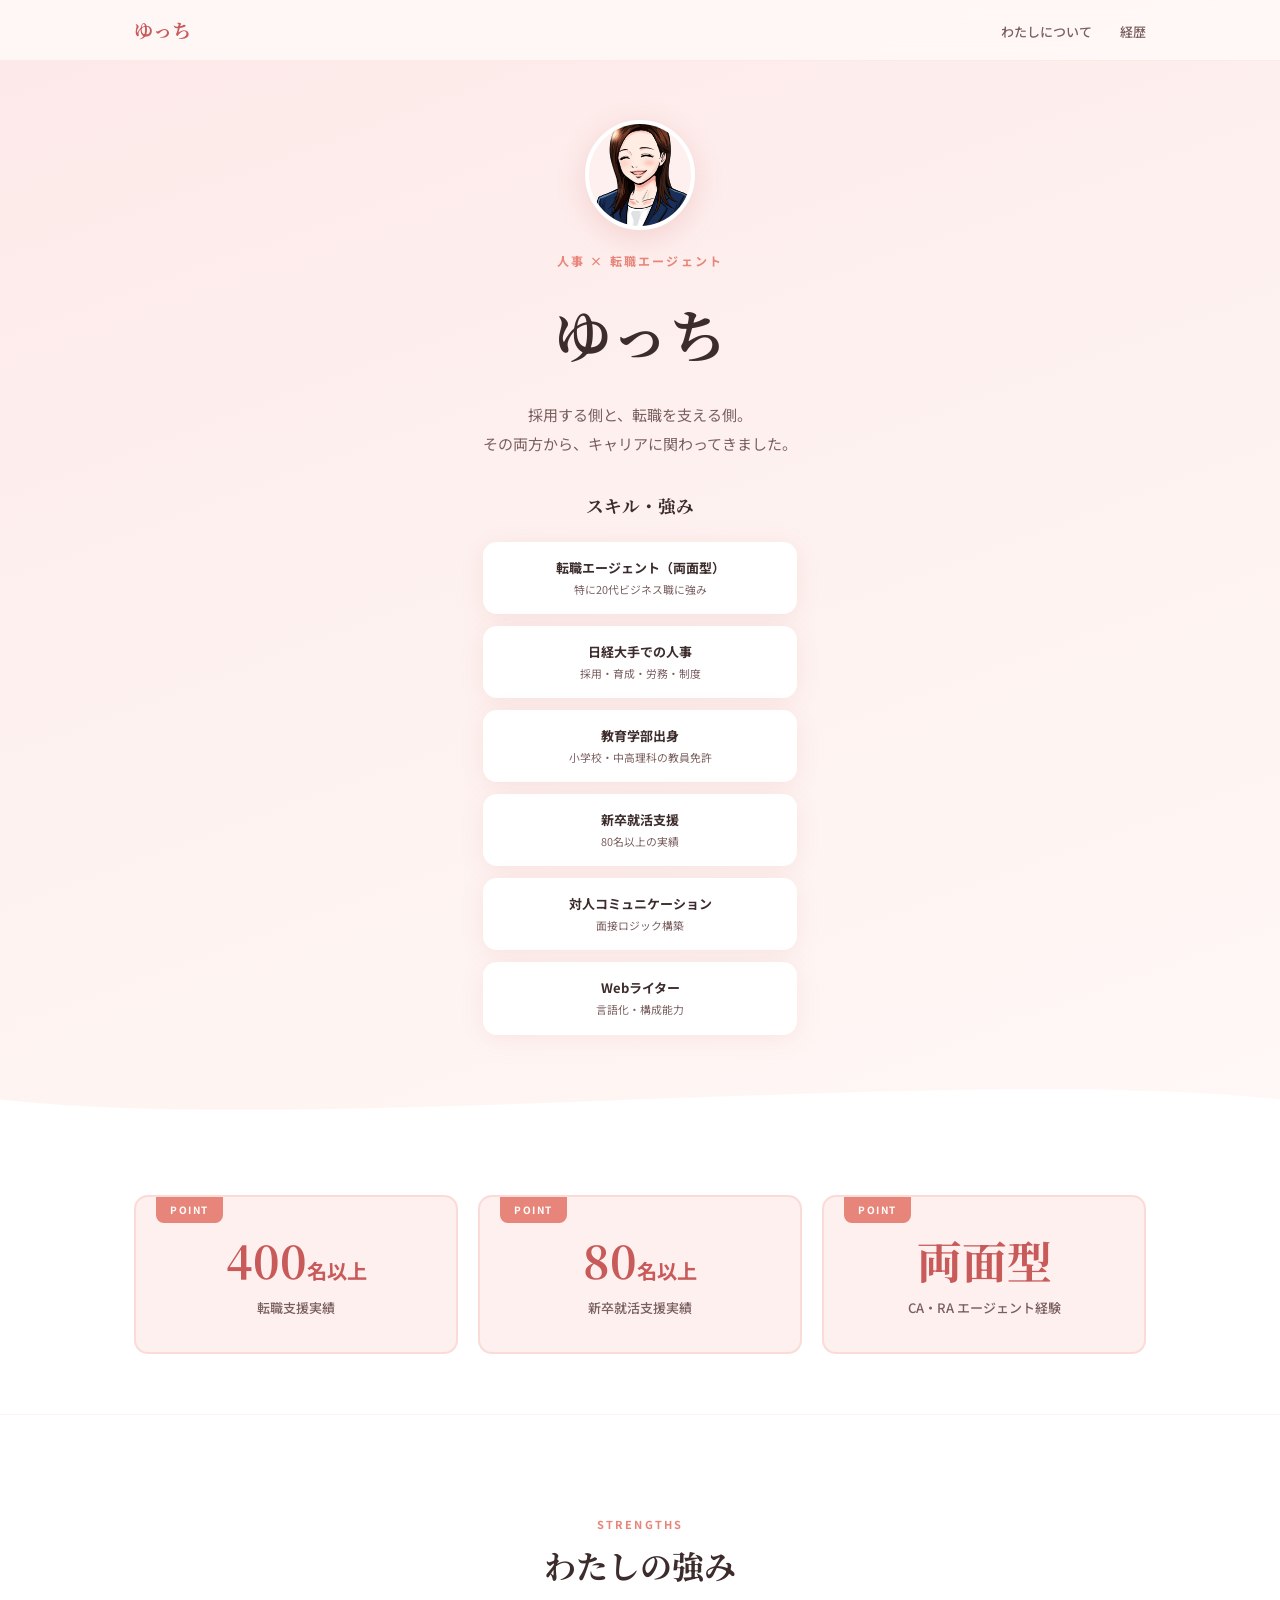
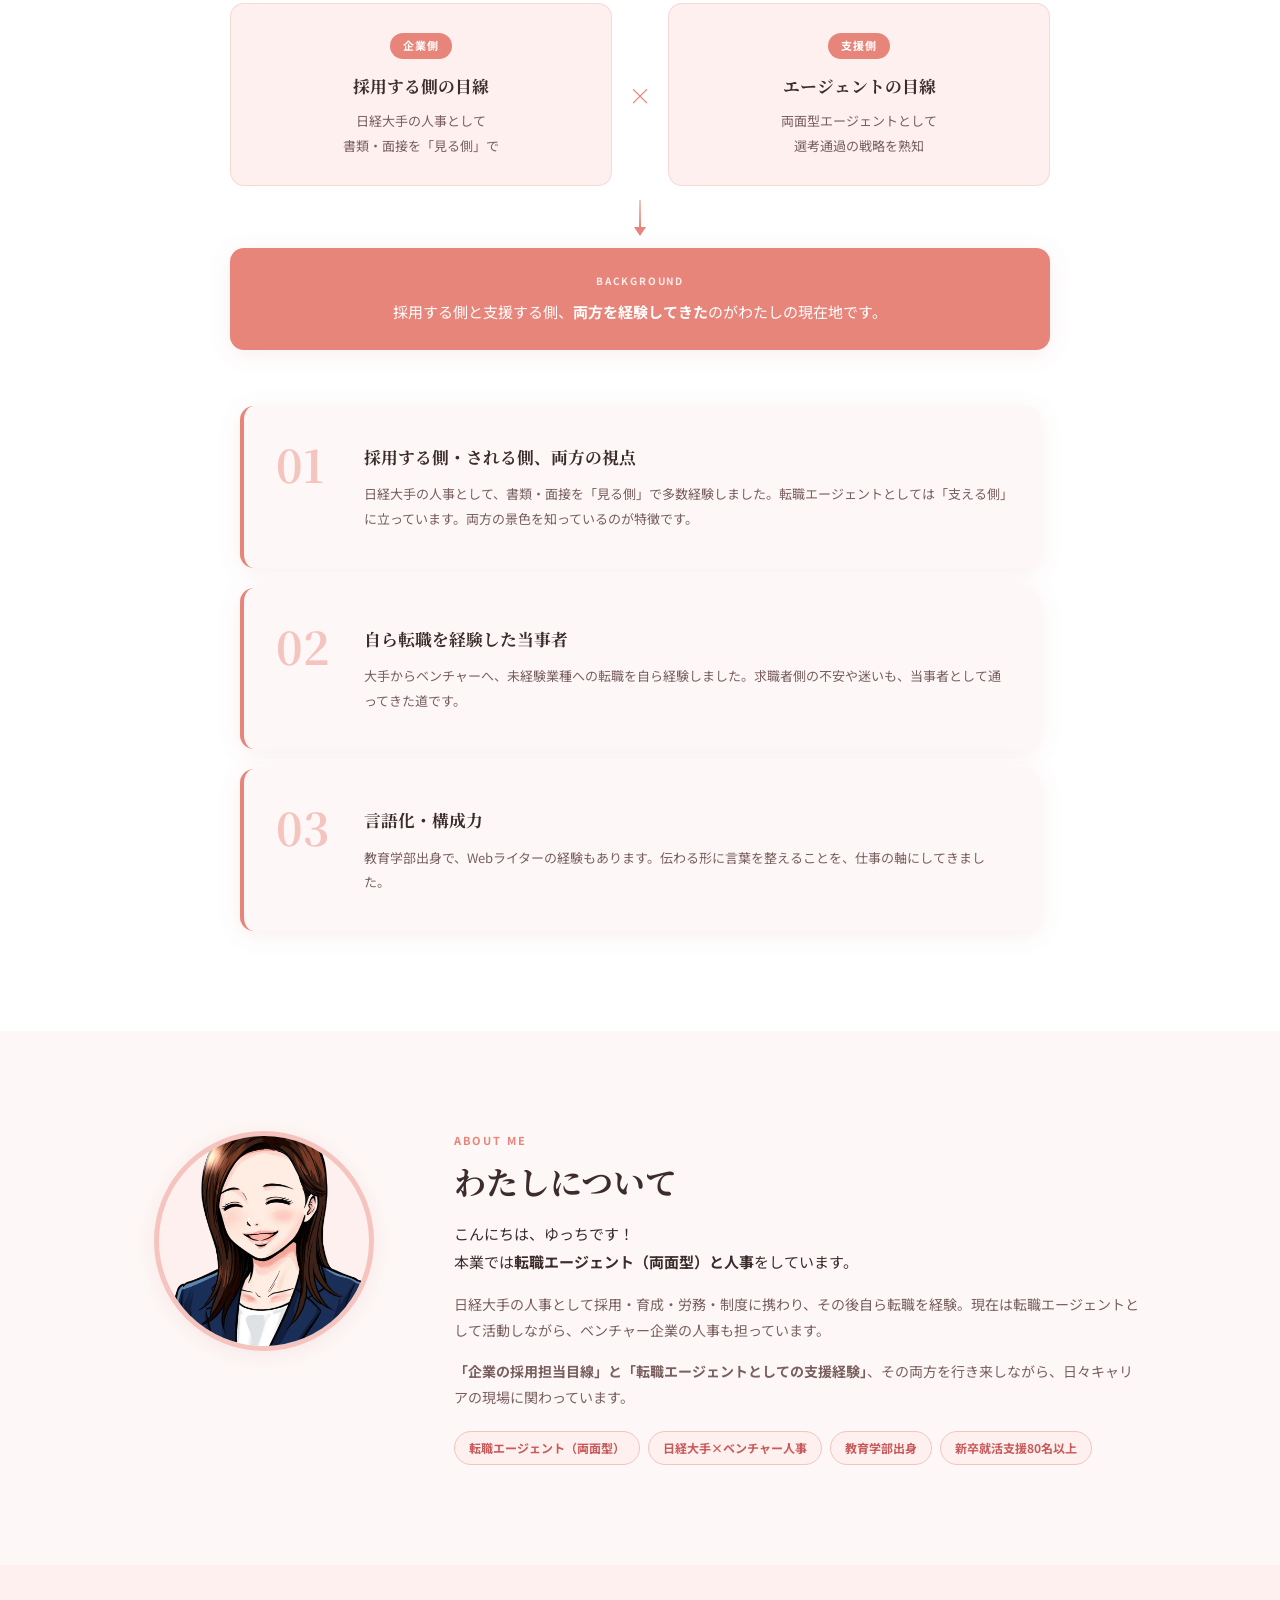
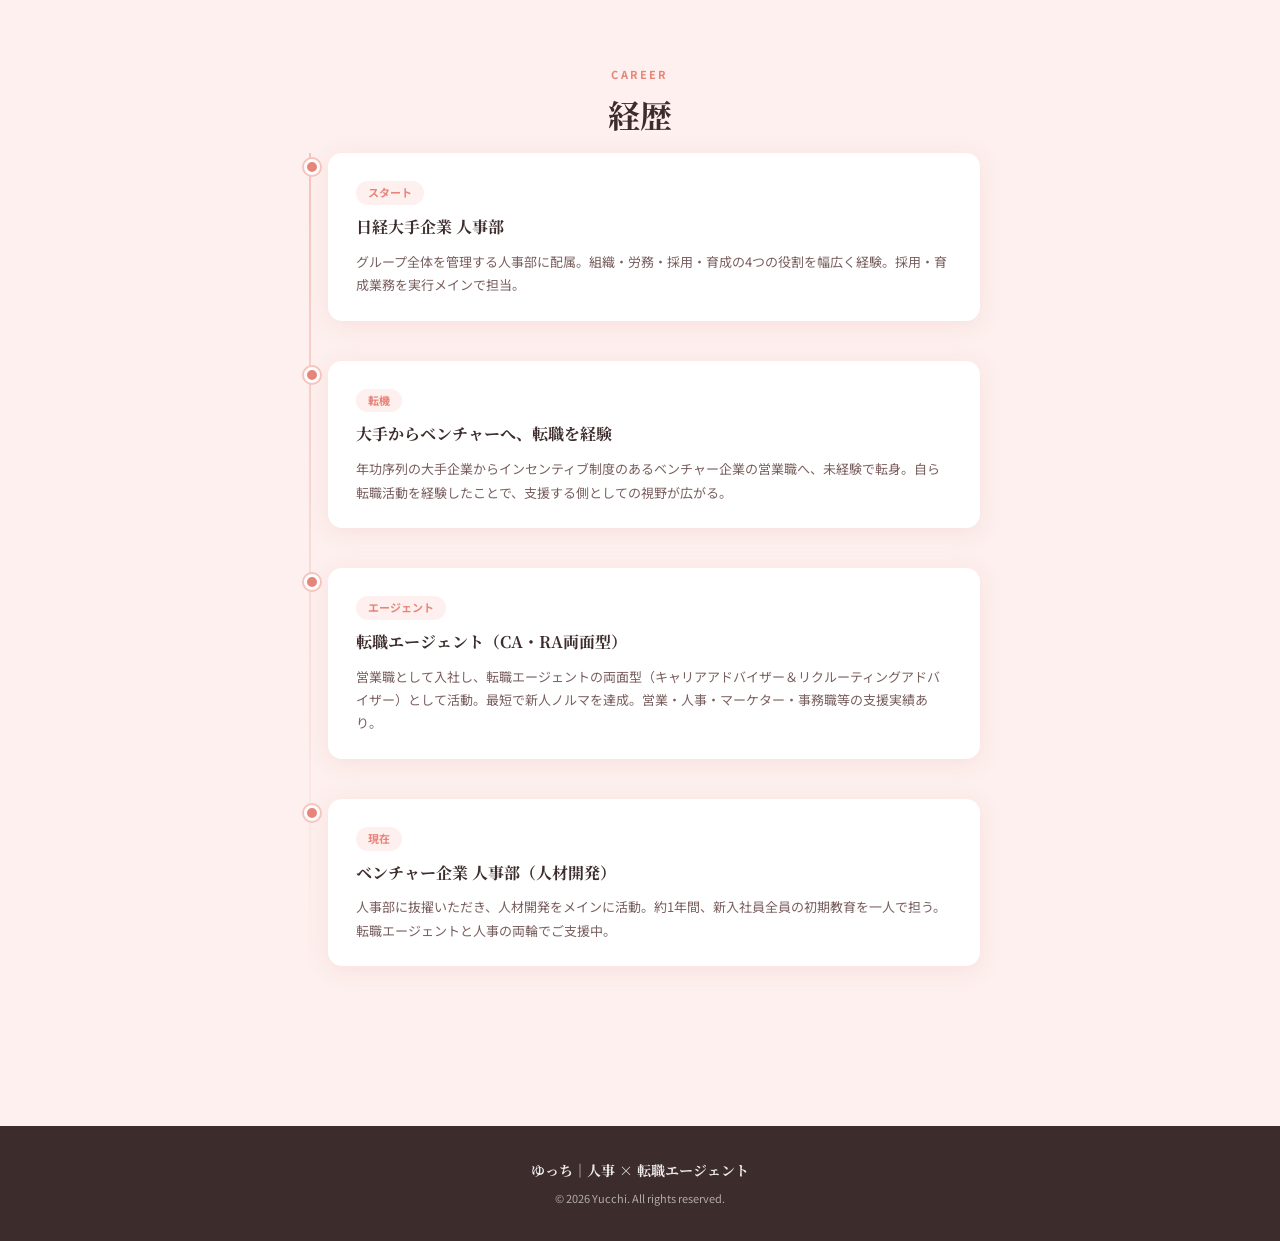
<file: index.html>
<!DOCTYPE html>
<html lang="ja">
<head>
  <meta charset="UTF-8">
  <meta name="viewport" content="width=device-width, initial-scale=1.0">
  <title>ゆっち｜人事×転職エージェント</title>
  <link rel="preconnect" href="https://fonts.googleapis.com">
  <link rel="preconnect" href="https://fonts.gstatic.com" crossorigin>
  <link href="https://fonts.googleapis.com/css2?family=Noto+Sans+JP:wght@300;400;500;700&family=Noto+Serif+JP:wght@400;700&display=swap" rel="stylesheet">
  <link rel="stylesheet" href="style.css">
  <link rel="icon" type="image/png" href="favicon.png">
  <link rel="apple-touch-icon" href="favicon.png">
</head>
<body>

  <!-- ナビゲーション -->
  <nav class="nav">
    <div class="nav-inner">
      <a href="#top" class="nav-logo">ゆっち</a>
      <ul class="nav-links">
        <li><a href="#about">わたしについて</a></li>
        <li><a href="#career">経歴</a></li>
      </ul>
      <button class="hamburger" id="hamburger" aria-label="メニュー">
        <span></span><span></span><span></span>
      </button>
    </div>
    <ul class="mobile-menu" id="mobileMenu">
      <li><a href="#about">わたしについて</a></li>
      <li><a href="#career">経歴</a></li>
    </ul>
  </nav>

  <!-- ヒーロー -->
  <section class="hero" id="top">
    <div class="hero-bg"></div>
    <div class="hero-content">
      <div class="hero-avatar">
        <img src="avatar.png" alt="ゆっち" onerror="this.style.display='none';this.nextElementSibling.style.display='flex'">
        <div class="avatar-fallback">ゆ</div>
      </div>
      <p class="hero-label">人事 × 転職エージェント</p>
      <h1 class="hero-name">ゆっち</h1>
      <p class="hero-tagline">
採用する側と、転職を支える側。<br>
        その両方から、キャリアに関わってきました。
      </p>
      <div class="skills-wrap">
        <h3 class="skills-title">スキル・強み</h3>
        <div class="skills-grid">
          <div class="skill-item">転職エージェント（両面型）<br><small>特に20代ビジネス職に強み</small></div>
          <div class="skill-item">日経大手での人事<br><small>採用・育成・労務・制度</small></div>
          <div class="skill-item">教育学部出身<br><small>小学校・中高理科の教員免許</small></div>
          <div class="skill-item">新卒就活支援<br><small>80名以上の実績</small></div>
          <div class="skill-item">対人コミュニケーション<br><small>面接ロジック構築</small></div>
          <div class="skill-item">Webライター<br><small>言語化・構成能力</small></div>
        </div>
      </div>
    </div>
    <div class="hero-wave">
      <svg viewBox="0 0 1440 80" fill="none" xmlns="http://www.w3.org/2000/svg">
        <path d="M0,40 C360,80 1080,0 1440,40 L1440,80 L0,80 Z" fill="#fff"/>
      </svg>
    </div>
  </section>

  <!-- 数字で見る実績 -->
  <section class="stat-highlights">
    <div class="container">
      <div class="stat-highlights-grid">
        <div class="stat-highlight-card">
          <p class="stat-hl-num">400<span>名以上</span></p>
          <p class="stat-hl-label">転職支援実績</p>
        </div>
        <div class="stat-highlight-card">
          <p class="stat-hl-num">80<span>名以上</span></p>
          <p class="stat-hl-label">新卒就活支援実績</p>
        </div>
        <div class="stat-highlight-card">
          <p class="stat-hl-num">両面型</p>
          <p class="stat-hl-label">CA・RA エージェント経験</p>
        </div>
      </div>
    </div>
  </section>

  <!-- 強み -->
  <section class="reasons">
    <div class="container">
      <p class="section-label center">STRENGTHS</p>
      <h2 class="section-title center">わたしの強み</h2>

      <div class="synergy">
        <div class="synergy-row">
          <div class="synergy-side">
            <span class="synergy-tag">企業側</span>
            <h4>採用する側の目線</h4>
            <p>日経大手の人事として<br>書類・面接を「見る側」で</p>
          </div>
          <div class="synergy-op" aria-hidden="true">×</div>
          <div class="synergy-side">
            <span class="synergy-tag">支援側</span>
            <h4>エージェントの目線</h4>
            <p>両面型エージェントとして<br>選考通過の戦略を熟知</p>
          </div>
        </div>
        <div class="synergy-arrow" aria-hidden="true"></div>
        <div class="synergy-result">
          <p class="synergy-result-label">BACKGROUND</p>
          <p class="synergy-result-text">採用する側と支援する側、<strong>両方を経験してきた</strong>のがわたしの現在地です。</p>
        </div>
      </div>

      <div class="reasons-grid">
        <div class="reason-card">
          <div class="reason-num">01</div>
          <div class="reason-body">
            <h3>採用する側・される側、両方の視点</h3>
            <p>日経大手の人事として、書類・面接を「見る側」で多数経験しました。転職エージェントとしては「支える側」に立っています。両方の景色を知っているのが特徴です。</p>
          </div>
        </div>
        <div class="reason-card">
          <div class="reason-num">02</div>
          <div class="reason-body">
            <h3>自ら転職を経験した当事者</h3>
            <p>大手からベンチャーへ、未経験業種への転職を自ら経験しました。求職者側の不安や迷いも、当事者として通ってきた道です。</p>
          </div>
        </div>
        <div class="reason-card">
          <div class="reason-num">03</div>
          <div class="reason-body">
            <h3>言語化・構成力</h3>
            <p>教育学部出身で、Webライターの経験もあります。伝わる形に言葉を整えることを、仕事の軸にしてきました。</p>
          </div>
        </div>
      </div>
    </div>
  </section>

  <!-- わたしについて -->
  <section class="about" id="about">
    <div class="container about-inner">
      <div class="about-image-wrap">
        <div class="about-image-frame">
          <img src="avatar.png" alt="ゆっち" onerror="this.style.display='none';this.nextElementSibling.style.display='flex'">
          <div class="about-avatar-fallback">ゆ</div>
        </div>
      </div>
      <div class="about-text">
        <p class="section-label">ABOUT ME</p>
        <h2 class="section-title left">わたしについて</h2>
        <p class="about-intro">
          こんにちは、ゆっちです！<br>
          本業では<strong>転職エージェント（両面型）と人事</strong>をしています。
        </p>
        <p class="about-body">
          日経大手の人事として採用・育成・労務・制度に携わり、その後自ら転職を経験。現在は転職エージェントとして活動しながら、ベンチャー企業の人事も担っています。
        </p>
        <p class="about-body">
          <strong>「企業の採用担当目線」と「転職エージェントとしての支援経験」</strong>、その両方を行き来しながら、日々キャリアの現場に関わっています。
        </p>
        <ul class="about-tags">
          <li>転職エージェント（両面型）</li>
          <li>日経大手×ベンチャー人事</li>
          <li>教育学部出身</li>
          <li>新卒就活支援80名以上</li>
        </ul>
      </div>
    </div>
  </section>

  <!-- 経歴 -->
  <section class="career" id="career">
    <div class="container">
      <p class="section-label center">CAREER</p>
      <h2 class="section-title center">経歴</h2>
      <div class="timeline">

        <div class="timeline-item">
          <div class="timeline-dot"></div>
          <div class="timeline-content">
            <span class="timeline-tag">スタート</span>
            <h3>日経大手企業 人事部</h3>
            <p>グループ全体を管理する人事部に配属。組織・労務・採用・育成の4つの役割を幅広く経験。採用・育成業務を実行メインで担当。</p>
          </div>
        </div>

        <div class="timeline-item">
          <div class="timeline-dot"></div>
          <div class="timeline-content">
            <span class="timeline-tag">転機</span>
            <h3>大手からベンチャーへ、転職を経験</h3>
            <p>年功序列の大手企業からインセンティブ制度のあるベンチャー企業の営業職へ、未経験で転身。自ら転職活動を経験したことで、支援する側としての視野が広がる。</p>
          </div>
        </div>

        <div class="timeline-item">
          <div class="timeline-dot"></div>
          <div class="timeline-content">
            <span class="timeline-tag">エージェント</span>
            <h3>転職エージェント（CA・RA両面型）</h3>
            <p>営業職として入社し、転職エージェントの両面型（キャリアアドバイザー＆リクルーティングアドバイザー）として活動。最短で新人ノルマを達成。営業・人事・マーケター・事務職等の支援実績あり。</p>
          </div>
        </div>

        <div class="timeline-item">
          <div class="timeline-dot"></div>
          <div class="timeline-content">
            <span class="timeline-tag">現在</span>
            <h3>ベンチャー企業 人事部（人材開発）</h3>
            <p>人事部に抜擢いただき、人材開発をメインに活動。約1年間、新入社員全員の初期教育を一人で担う。転職エージェントと人事の両輪でご支援中。</p>
          </div>
        </div>

      </div>

    </div>
  </section>

  <!-- フッター -->
  <footer class="footer">
    <p class="footer-name">ゆっち｜人事 × 転職エージェント</p>
    <p class="footer-copy">© 2026 Yucchi. All rights reserved.</p>
  </footer>

  <script src="script.js"></script>
</body>
</html>
</file>
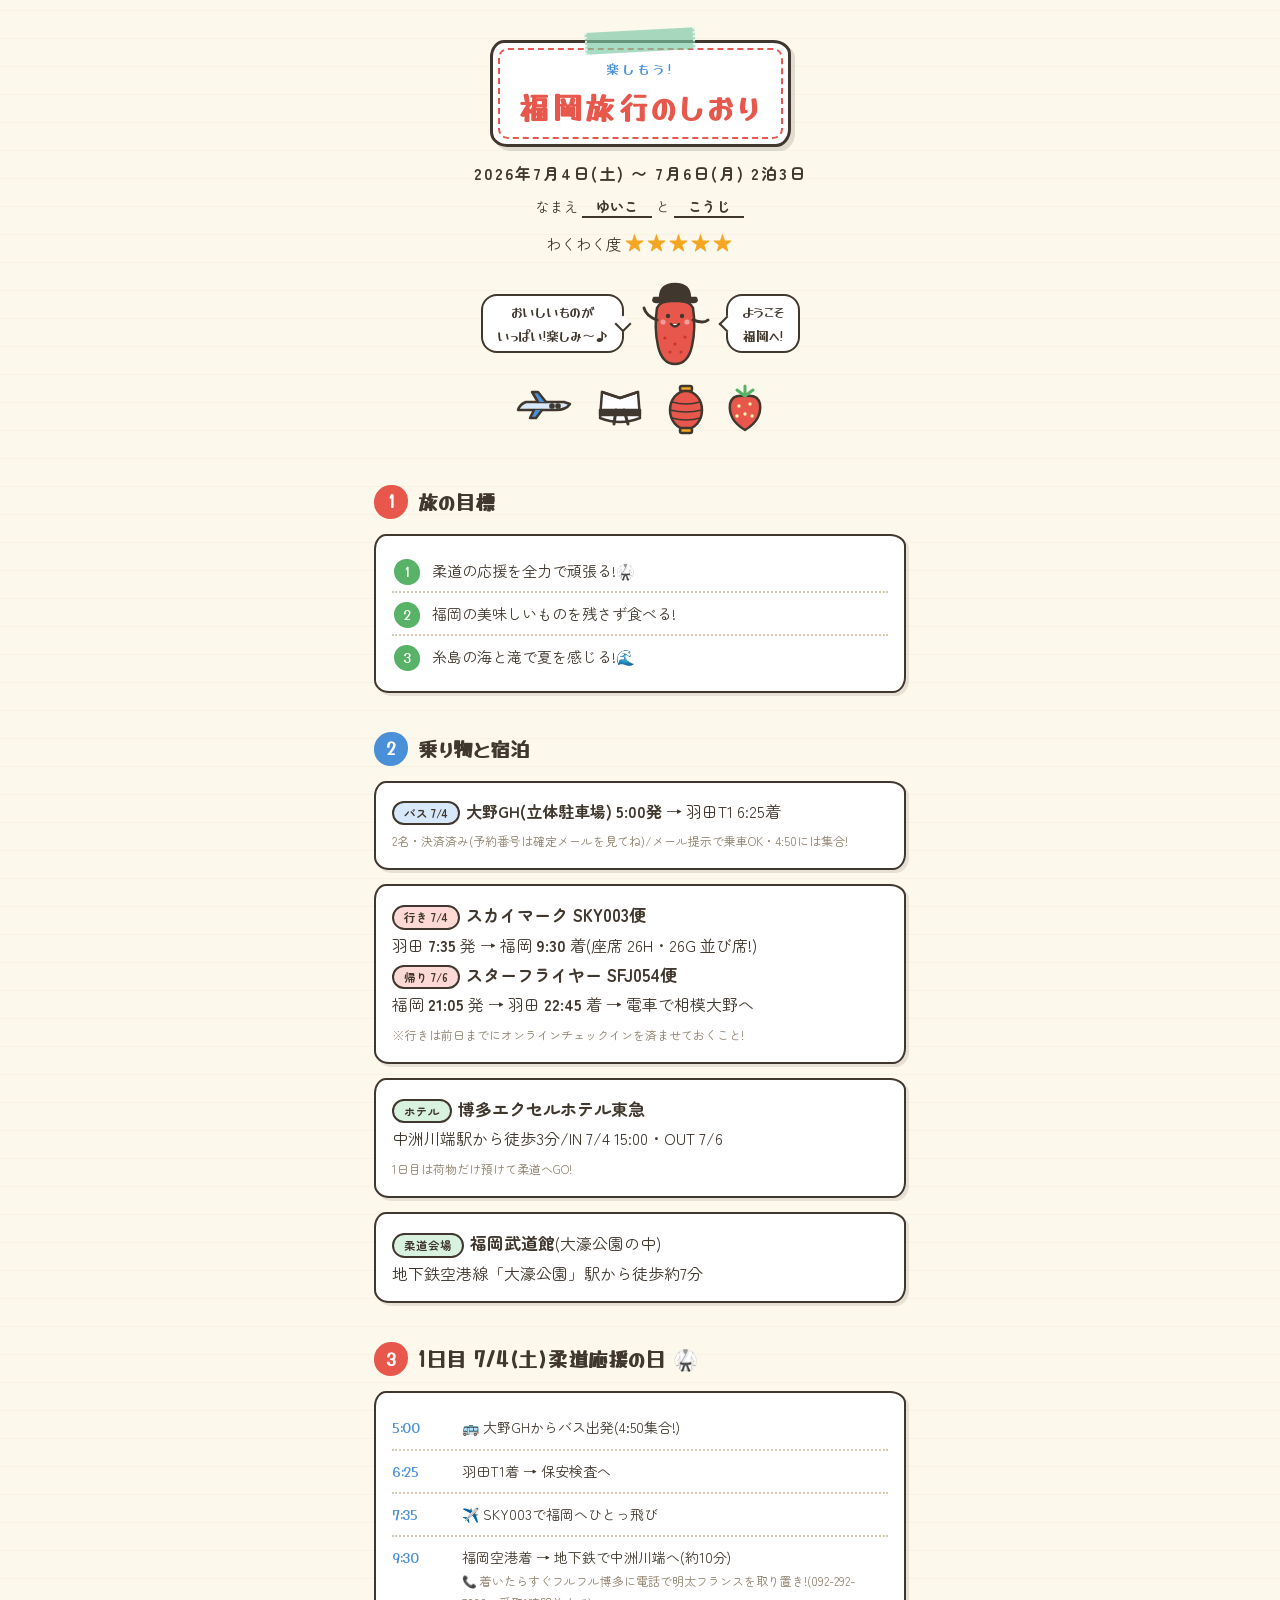
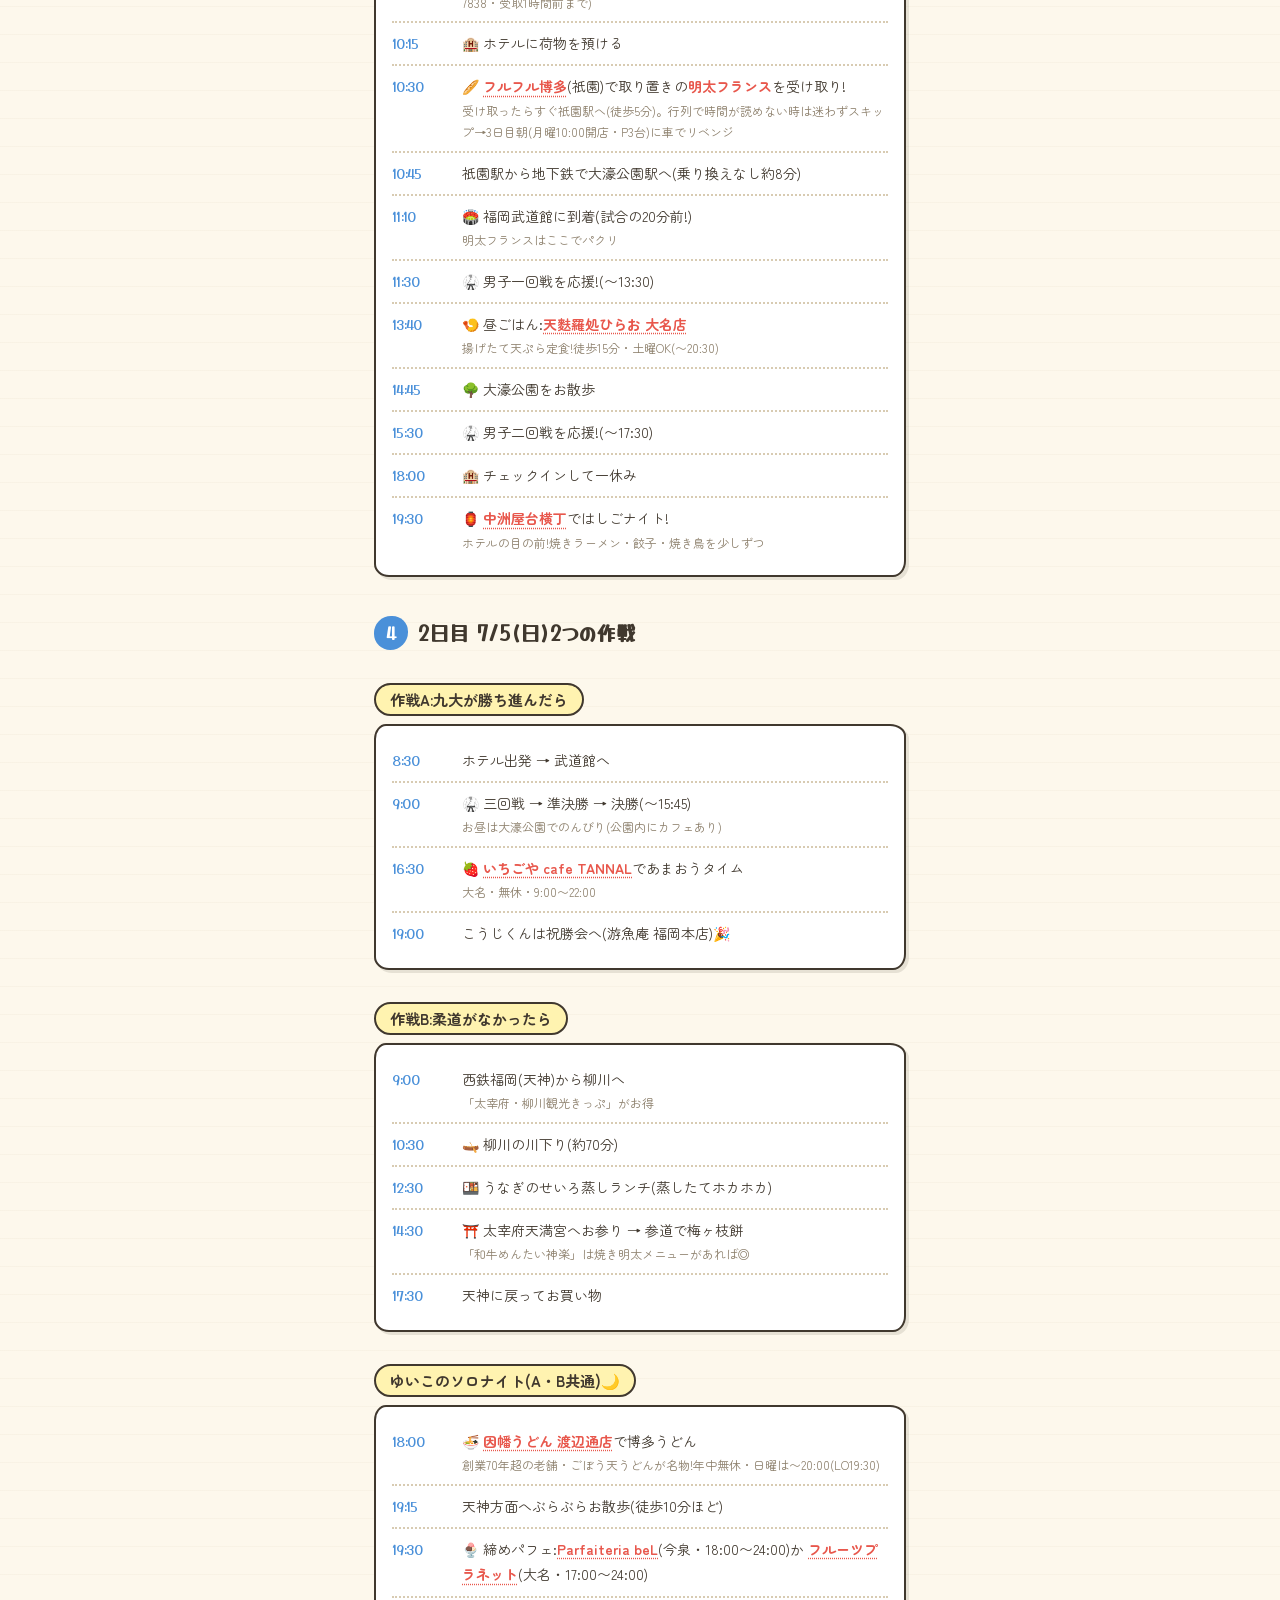
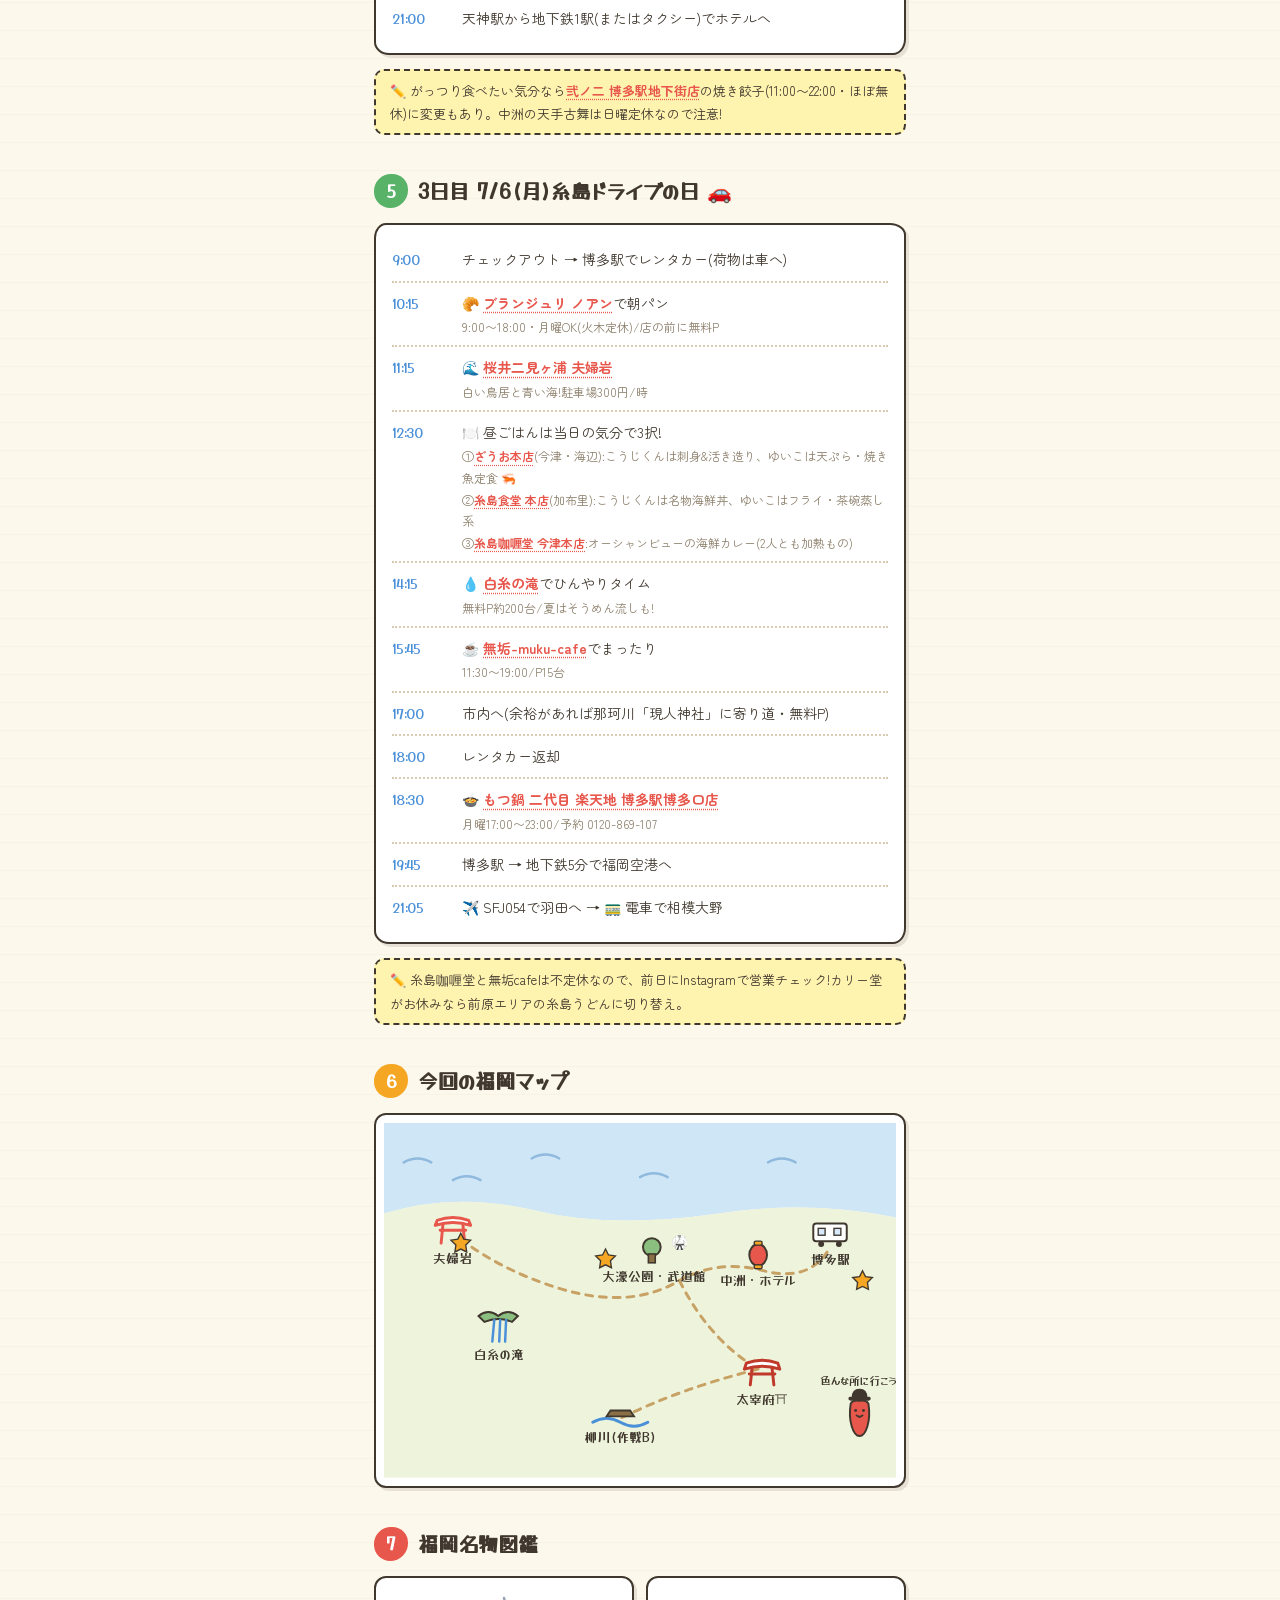
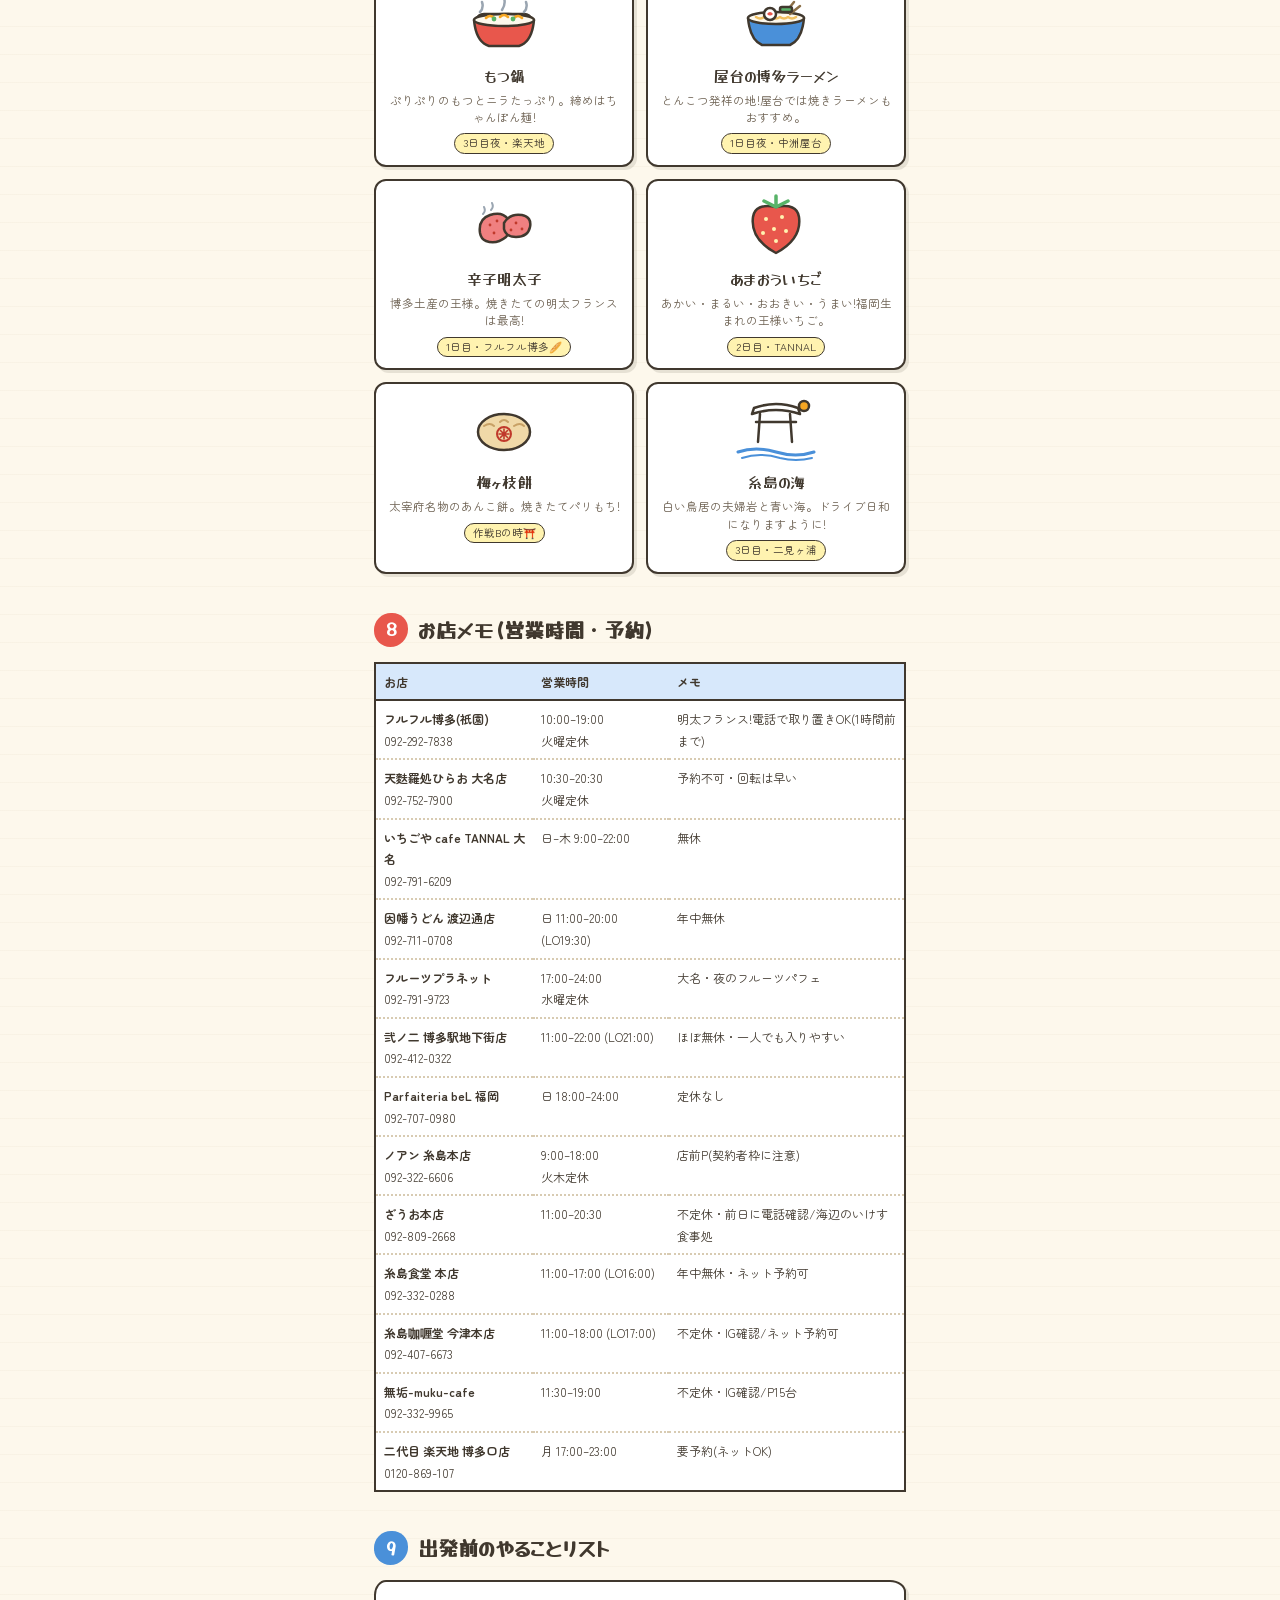
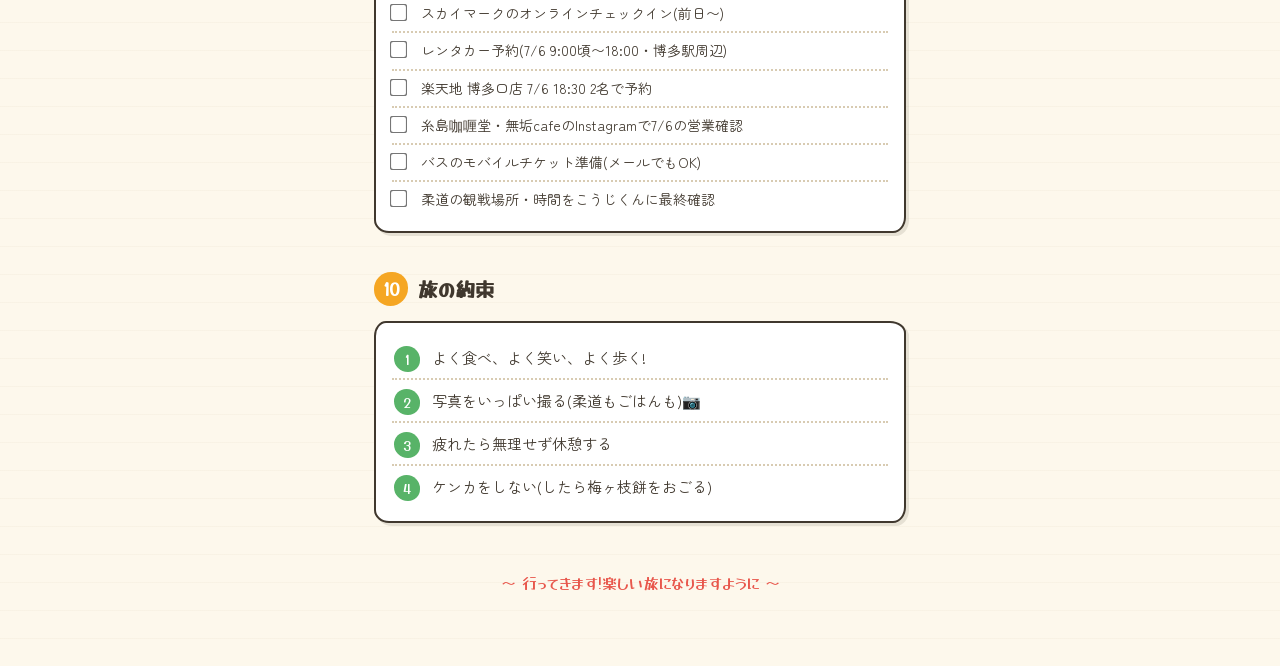
<file: fukuoka-shiori.html>
<!DOCTYPE html>
<html lang="ja">
<head>
<meta charset="UTF-8">
<meta name="viewport" content="width=device-width, initial-scale=1.0">
<title>福岡旅行のしおり 2026.7.4–7.6</title>
<link rel="preconnect" href="https://fonts.googleapis.com">
<link href="https://fonts.googleapis.com/css2?family=Yusei+Magic&family=Zen+Maru+Gothic:wght@500;700&display=swap" rel="stylesheet">
<style>
  :root {
    --paper: #fdf8ec;
    --ink: #40382e;
    --red: #e8574c;
    --blue: #4a90d9;
    --green: #58b368;
    --orange: #f5a623;
    --yellow: #fff3b0;
    --line: #d8cbb2;
  }
  * { margin: 0; padding: 0; box-sizing: border-box; }
  body {
    font-family: "Zen Maru Gothic", "Hiragino Maru Gothic ProN", sans-serif;
    background:
      repeating-linear-gradient(0deg, transparent, transparent 27px, rgba(180,160,120,.12) 28px),
      var(--paper);
    color: var(--ink);
    line-height: 1.8;
    padding-bottom: 70px;
  }
  .wrap { max-width: 560px; margin: 0 auto; padding: 0 14px; }
  .hand { font-family: "Yusei Magic", "Zen Maru Gothic", sans-serif; }

  /* ===== マスキングテープ ===== */
  .tape {
    display: block;
    width: 110px; height: 22px;
    margin: 0 auto -12px;
    background: rgba(122, 200, 165, .65);
    transform: rotate(-3deg);
    border-left: 2px dotted rgba(255,255,255,.8);
    border-right: 2px dotted rgba(255,255,255,.8);
    position: relative; z-index: 2;
  }
  .tape.pink { background: rgba(240, 150, 150, .55); transform: rotate(2.5deg); }
  .tape.blue { background: rgba(130, 175, 220, .55); transform: rotate(-2deg); }

  /* ===== 表紙 ===== */
  .cover { text-align: center; padding: 30px 16px 10px; }
  .title-box {
    display: inline-block;
    border: 3px solid var(--ink);
    border-radius: 14px 18px 15px 17px / 17px 14px 18px 15px;
    padding: 14px 26px 10px;
    background: #fff;
    box-shadow: 4px 4px 0 rgba(64,56,46,.15);
    position: relative;
  }
  .title-box::before {
    content: "";
    position: absolute; inset: 5px;
    border: 2px dashed var(--red);
    border-radius: 10px;
    pointer-events: none;
  }
  .title-box .small { font-size: 13px; letter-spacing: 4px; color: var(--blue); }
  .title-box h1 { font-size: 30px; letter-spacing: 3px; color: var(--red); }
  .cover .dates { margin-top: 12px; font-size: 16px; font-weight: 700; letter-spacing: 2px; }
  .name-line { margin-top: 6px; font-size: 14px; }
  .name-line b { border-bottom: 2px solid var(--ink); padding: 0 14px; }
  .wakuwaku { margin-top: 6px; font-size: 15px; }
  .wakuwaku .stars { color: var(--orange); font-size: 19px; letter-spacing: 3px; }

  /* マスコット & 吹き出し */
  .mascot-row {
    display: flex; justify-content: center; align-items: center;
    gap: 8px; margin-top: 16px; flex-wrap: wrap;
  }
  .bubble {
    position: relative;
    background: #fff;
    border: 2px solid var(--ink);
    border-radius: 16px;
    padding: 4px 14px;
    font-size: 13px;
    font-family: "Yusei Magic", sans-serif;
  }
  .bubble.l::after, .bubble.r::after {
    content: "";
    position: absolute; top: 50%;
    width: 10px; height: 10px;
    background: #fff;
    border-bottom: 2px solid var(--ink);
    transform: translateY(-50%) rotate(45deg);
  }
  .bubble.l::after { right: -7px; border-right: 2px solid var(--ink); }
  .bubble.r::after { left: -7px; border-left: 2px solid var(--ink); border-bottom: none; border-top: 2px solid var(--ink); transform: translateY(-50%) rotate(-45deg); }
  .cover-doodles { display: flex; justify-content: center; gap: 14px; margin-top: 12px; flex-wrap: wrap; }

  /* ===== 見出し ===== */
  h2 {
    font-family: "Yusei Magic", sans-serif;
    font-size: 20px;
    margin: 38px 0 14px;
    display: flex; align-items: center; gap: 10px;
  }
  h2 .num {
    flex: 0 0 auto;
    width: 34px; height: 34px;
    background: var(--red);
    color: #fff;
    border-radius: 50% 46% 52% 48%;
    display: flex; align-items: center; justify-content: center;
    font-size: 17px;
  }
  h2.b .num { background: var(--blue); }
  h2.g .num { background: var(--green); }
  h2.o .num { background: var(--orange); }
  h3 {
    font-size: 15px;
    margin: 18px 0 8px;
    display: inline-block;
    background: var(--yellow);
    padding: 1px 14px;
    border-radius: 999px;
    border: 2px solid var(--ink);
  }

  /* ===== カード ===== */
  .card {
    background: #fff;
    border: 2.5px solid var(--ink);
    border-radius: 12px 16px 13px 15px / 15px 12px 16px 13px;
    padding: 14px 16px;
    margin-bottom: 14px;
    box-shadow: 3px 3px 0 rgba(64,56,46,.12);
  }
  .tag {
    display: inline-block;
    border: 2px solid var(--ink);
    background: var(--yellow);
    font-size: 11.5px;
    font-weight: 700;
    border-radius: 999px;
    padding: 0 10px;
    margin-right: 6px;
  }
  .tag.r { background: #ffd9d5; }
  .tag.b { background: #d7e8fb; }
  .tag.g { background: #d9f2df; }
  .big { font-size: 17px; font-weight: 700; }
  .sub { font-size: 12px; color: #8c7f6b; }

  /* ===== タイムライン ===== */
  .tl { list-style: none; }
  .tl li {
    display: flex; gap: 10px;
    padding: 8px 0;
    border-bottom: 2px dotted var(--line);
    font-size: 14px;
  }
  .tl li:last-child { border-bottom: none; }
  .tl .time {
    flex: 0 0 60px;
    font-family: "Yusei Magic", sans-serif;
    color: var(--blue);
    font-size: 14px;
  }
  .tl .note { display: block; font-size: 12px; color: #8c7f6b; }
  .tl b { color: var(--red); }
  .tl a, .memo a { color: var(--red); text-decoration: underline dotted; text-underline-offset: 3px; }

  /* ===== 名物図鑑 ===== */
  .zukan { display: grid; grid-template-columns: 1fr 1fr; gap: 12px; }
  .zu {
    background: #fff;
    border: 2.5px solid var(--ink);
    border-radius: 12px;
    padding: 12px 10px 10px;
    text-align: center;
    box-shadow: 3px 3px 0 rgba(64,56,46,.12);
  }
  .zu .name {
    font-family: "Yusei Magic", sans-serif;
    font-size: 15px; margin-top: 6px;
  }
  .zu .desc { font-size: 11.5px; color: #6d6152; line-height: 1.5; margin-top: 3px; }
  .zu .where { display: inline-block; margin-top: 6px; font-size: 10.5px; background: var(--yellow); border-radius: 999px; padding: 0 8px; border: 1.5px solid var(--ink); }

  /* ===== マップ ===== */
  .map-card {
    background: #fff;
    border: 2.5px solid var(--ink);
    border-radius: 12px;
    padding: 8px;
    box-shadow: 3px 3px 0 rgba(64,56,46,.12);
  }
  .map-card svg { width: 100%; height: auto; display: block; }

  /* ===== メモ・表 ===== */
  .memo {
    background: var(--yellow);
    border: 2px dashed var(--ink);
    border-radius: 10px;
    padding: 8px 14px;
    font-size: 13px;
    margin: 10px 0 16px;
  }
  .memo::before { content: "✏️ "; }
  table {
    width: 100%; border-collapse: collapse; font-size: 12px;
    background: #fff; border: 2.5px solid var(--ink); border-radius: 10px;
  }
  th, td { padding: 7px 8px; border-bottom: 2px dotted var(--line); text-align: left; vertical-align: top; }
  tr:last-child td { border-bottom: none; }
  th { background: #d7e8fb; border-bottom: 2.5px solid var(--ink); font-size: 12px; white-space: nowrap; }
  td .shop { font-weight: 700; }

  /* ===== チェックリスト ===== */
  .check { list-style: none; }
  .check li { padding: 5px 0; font-size: 14px; border-bottom: 2px dotted var(--line); }
  .check li:last-child { border-bottom: none; }
  .check input { transform: scale(1.35); margin-right: 12px; accent-color: var(--red); }

  /* ===== 約束 ===== */
  .rules { list-style: none; counter-reset: rule; }
  .rules li {
    counter-increment: rule;
    font-size: 15px; padding: 7px 0 7px 40px; position: relative;
    border-bottom: 2px dotted var(--line);
  }
  .rules li:last-child { border-bottom: none; }
  .rules li::before {
    content: counter(rule);
    position: absolute; left: 2px; top: 9px;
    width: 26px; height: 26px;
    background: var(--green); color: #fff;
    border-radius: 48% 52% 46% 54%;
    display: flex; align-items: center; justify-content: center;
    font-family: "Yusei Magic", sans-serif; font-size: 14px;
  }

  /* ===== 自由メモ欄 ===== */
  .free-memo {
    background: #fff;
    border: 2.5px solid var(--ink);
    border-radius: 12px;
    padding: 12px 16px 6px;
    box-shadow: 3px 3px 0 rgba(64,56,46,.12);
  }
  .free-memo .ln { height: 34px; border-bottom: 2px dotted var(--line); }
  .free-memo .ln:last-child { border-bottom: none; }

  footer {
    text-align: center; margin-top: 46px;
    font-family: "Yusei Magic", sans-serif;
    font-size: 15px; color: var(--red);
  }
  svg { vertical-align: middle; }
  @media print { body { background: var(--paper); } .card, .zu, .map-card, .free-memo { box-shadow: none; } }
  @media (max-width: 380px) { .zukan { grid-template-columns: 1fr; } }
</style>
</head>
<body>

<!-- ================= 表紙 ================= -->
<div class="cover">
  <span class="tape"></span>
  <div class="title-box hand">
    <div class="small">楽しもう!</div>
    <h1>福岡旅行のしおり</h1>
  </div>
  <div class="dates">2026年7月4日(土) 〜 7月6日(月) 2泊3日</div>
  <div class="name-line">なまえ <b>ゆいこ</b> と <b>こうじ</b></div>
  <div class="wakuwaku">わくわく度 <span class="stars">★★★★★</span></div>

  <!-- めんたいこちゃん登場 -->
  <div class="mascot-row">
    <span class="bubble l">おいしいものが<br>いっぱい!楽しみ〜♪</span>
    <!-- マスコット:めんたい君 -->
    <svg width="86" height="96" viewBox="0 0 86 96">
      <g stroke="#40382e" stroke-width="2.5" stroke-linejoin="round" stroke-linecap="round">
        <!-- 帽子 -->
        <path d="M28 22 Q28 8 43 8 Q58 8 58 22 Z" fill="#40382e"/>
        <path d="M22 22 L64 22 Q66 26 62 26 L24 26 Q20 26 22 22 Z" fill="#40382e"/>
        <!-- からだ -->
        <path d="M25 32 Q22 52 26 70 Q30 88 43 88 Q56 88 60 70 Q64 52 61 32 Q58 24 43 25 Q28 24 25 32 Z" fill="#e8574c"/>
        <!-- つぶつぶ -->
        <g fill="#c0392b" stroke="none">
          <circle cx="33" cy="62" r="1.6"/><circle cx="43" cy="68" r="1.6"/>
          <circle cx="53" cy="61" r="1.6"/><circle cx="38" cy="76" r="1.6"/><circle cx="49" cy="76" r="1.6"/>
        </g>
        <!-- うで -->
        <path d="M25 44 Q14 40 12 32" fill="none" stroke-width="3"/>
        <path d="M61 44 Q72 48 76 44" fill="none" stroke-width="3"/>
        <!-- かお -->
        <circle cx="36" cy="40" r="2.2" fill="#40382e" stroke="none"/>
        <circle cx="50" cy="40" r="2.2" fill="#40382e" stroke="none"/>
        <path d="M39 48 Q43 53 47 48" fill="#fff"/>
        <circle cx="31" cy="46" r="2.6" fill="#f4a09a" stroke="none"/>
        <circle cx="55" cy="46" r="2.6" fill="#f4a09a" stroke="none"/>
      </g>
    </svg>
    <span class="bubble r">ようこそ<br>福岡へ!</span>
  </div>

  <div class="cover-doodles">
    <!-- 飛行機 -->
    <svg width="64" height="48" viewBox="0 0 64 48"><g stroke="#40382e" stroke-width="2.5" stroke-linejoin="round" stroke-linecap="round"><path d="M6 26 L44 26 Q54 26 58 20 L52 18 L14 18 Q8 20 6 26 Z" fill="#d7e8fb"/><path d="M26 18 L20 8 L26 8 L34 18" fill="#4a90d9"/><path d="M22 26 L18 34 L24 34 L30 26" fill="#4a90d9"/><circle cx="46" cy="22" r="1.6" fill="#40382e"/><circle cx="40" cy="22" r="1.6" fill="#40382e"/></g></svg>
    <!-- 柔道着 -->
    <svg width="60" height="48" viewBox="0 0 60 48"><g stroke="#40382e" stroke-width="2.5" stroke-linejoin="round" stroke-linecap="round"><path d="M12 8 L30 14 L48 8 L50 34 Q30 42 10 34 Z" fill="#fff"/><path d="M12 8 L30 14 L48 8" fill="none"/><path d="M10 26 L50 26 L50 31 L10 31 Z" fill="#40382e"/><path d="M26 26 L24 40 M34 26 L38 40" stroke-width="3"/></g></svg>
    <!-- 提灯 -->
    <svg width="44" height="52" viewBox="0 0 44 52"><g stroke="#40382e" stroke-width="2.5" stroke-linecap="round"><rect x="16" y="2" width="12" height="5" rx="2" fill="#f5a623"/><ellipse cx="22" cy="26" rx="16" ry="19" fill="#e8574c"/><path d="M8 18 Q22 22 36 18 M6 26 Q22 30 38 26 M8 34 Q22 38 36 34" fill="none" stroke-width="1.6"/><rect x="16" y="44" width="12" height="5" rx="2" fill="#f5a623"/></g></svg>
    <!-- いちご -->
    <svg width="46" height="50" viewBox="0 0 46 50"><g stroke="#40382e" stroke-width="2.5" stroke-linejoin="round"><path d="M23 46 Q6 36 8 20 Q10 10 23 12 Q36 10 38 20 Q40 36 23 46 Z" fill="#e8574c"/><path d="M15 6 L23 12 L31 6 M23 2 L23 12" stroke-linecap="round" fill="none" stroke="#58b368" stroke-width="3"/><g fill="#fff3b0" stroke="none"><circle cx="17" cy="22" r="1.7"/><circle cx="28" cy="20" r="1.7"/><circle cx="23" cy="30" r="1.7"/><circle cx="15" cy="32" r="1.7"/><circle cx="30" cy="32" r="1.7"/></g></g></svg>
  </div>
</div>

<div class="wrap">

  <!-- ================= めあて ================= -->
  <h2 class="hand"><span class="num">1</span>旅の目標</h2>
  <div class="card">
    <ul class="rules">
      <li>柔道の応援を全力で頑張る!🥋</li>
      <li>福岡の美味しいものを残さず食べる!</li>
      <li>糸島の海と滝で夏を感じる!🌊</li>
    </ul>
  </div>

  <!-- ================= 交通 ================= -->
  <h2 class="b hand"><span class="num">2</span>乗り物と宿泊</h2>
  <div class="card">
    <span class="tag b">バス 7/4</span><b>大野GH(立体駐車場) 5:00発</b> → 羽田T1 6:25着<br>
    <span class="sub">2名・決済済み(予約番号は確定メールを見てね)/メール提示で乗車OK・4:50には集合!</span>
  </div>
  <div class="card">
    <span class="tag r">行き 7/4</span><span class="big">スカイマーク SKY003便</span><br>
    羽田 <b>7:35</b> 発 → 福岡 <b>9:30</b> 着(座席 26H・26G 並び席!)<br>
    <span class="tag r">帰り 7/6</span><span class="big">スターフライヤー SFJ054便</span><br>
    福岡 <b>21:05</b> 発 → 羽田 <b>22:45</b> 着 → 電車で相模大野へ<br>
    <span class="sub">※行きは前日までにオンラインチェックインを済ませておくこと!</span>
  </div>
  <div class="card">
    <span class="tag g">ホテル</span><span class="big">博多エクセルホテル東急</span><br>
    中洲川端駅から徒歩3分/IN 7/4 15:00・OUT 7/6<br>
    <span class="sub">1日目は荷物だけ預けて柔道へGO!</span>
  </div>
  <div class="card">
    <span class="tag g">柔道会場</span><span class="big">福岡武道館</span>(大濠公園の中)<br>
    地下鉄空港線「大濠公園」駅から徒歩約7分
  </div>

  <!-- ================= 1日目 ================= -->
  <h2 class="hand"><span class="num">3</span>1日目 7/4(土)柔道応援の日 🥋</h2>
  <div class="card">
    <ul class="tl">
      <li><span class="time">5:00</span><span>🚌 大野GHからバス出発(4:50集合!)</span></li>
      <li><span class="time">6:25</span><span>羽田T1着 → 保安検査へ</span></li>
      <li><span class="time">7:35</span><span>✈️ SKY003で福岡へひとっ飛び</span></li>
      <li><span class="time">9:30</span><span>福岡空港着 → 地下鉄で中洲川端へ(約10分)<span class="note">📞 着いたらすぐフルフル博多に電話で明太フランスを取り置き!(092-292-7838・受取1時間前まで)</span></span></li>
      <li><span class="time">10:15</span><span>🏨 ホテルに荷物を預ける</span></li>
      <li><span class="time">10:30</span><span>🥖 <a href="https://www.google.com/maps/search/?api=1&query=%E3%83%95%E3%83%AB%E3%83%95%E3%83%AB%E5%8D%9A%E5%A4%9A%20%E7%A5%87%E5%9C%92%20THE%20FULL%20FULL%20HAKATA" target="_blank" rel="noopener"><b>フルフル博多</b></a>(祇園)で取り置きの<b>明太フランス</b>を受け取り!<span class="note">受け取ったらすぐ祇園駅へ(徒歩5分)。行列で時間が読めない時は迷わずスキップ→3日目朝(月曜10:00開店・P3台)に車でリベンジ</span></span></li>
      <li><span class="time">10:45</span><span>祇園駅から地下鉄で大濠公園駅へ(乗り換えなし約8分)</span></li>
      <li><span class="time">11:10</span><span>🏟️ 福岡武道館に到着(試合の20分前!)<span class="note">明太フランスはここでパクリ</span></span></li>
      <li><span class="time">11:30</span><span>🥋 男子一回戦を応援!(〜13:30)</span></li>
      <li><span class="time">13:40</span><span>🍤 昼ごはん:<a href="https://www.google.com/maps/search/?api=1&query=%E5%A4%A9%E9%BA%A9%E7%BE%85%E5%87%A6%E3%81%B2%E3%82%89%E3%81%8A%20%E5%A4%A7%E5%90%8D%E5%BA%97" target="_blank" rel="noopener"><b>天麩羅処ひらお 大名店</b></a><span class="note">揚げたて天ぷら定食!徒歩15分・土曜OK(〜20:30)</span></span></li>
      <li><span class="time">14:45</span><span>🌳 大濠公園をお散歩</span></li>
      <li><span class="time">15:30</span><span>🥋 男子二回戦を応援!(〜17:30)</span></li>
      <li><span class="time">18:00</span><span>🏨 チェックインして一休み</span></li>
      <li><span class="time">19:30</span><span>🏮 <a href="https://www.google.com/maps/search/?api=1&query=%E7%A6%8F%E5%B2%A1%E7%9C%8C%E4%B8%AD%E6%B4%B2%E5%B1%8B%E5%8F%B0%E6%A8%AA%E4%B8%81" target="_blank" rel="noopener"><b>中洲屋台横丁</b></a>ではしごナイト!<span class="note">ホテルの目の前!焼きラーメン・餃子・焼き鳥を少しずつ</span></span></li>
    </ul>
  </div>

  <!-- ================= 2日目 ================= -->
  <h2 class="b hand"><span class="num">4</span>2日目 7/5(日)2つの作戦</h2>

  <h3>作戦A:九大が勝ち進んだら</h3>
  <div class="card">
    <ul class="tl">
      <li><span class="time">8:30</span><span>ホテル出発 → 武道館へ</span></li>
      <li><span class="time">9:00</span><span>🥋 三回戦 → 準決勝 → 決勝(〜15:45)<span class="note">お昼は大濠公園でのんびり(公園内にカフェあり)</span></span></li>
      <li><span class="time">16:30</span><span>🍓 <a href="https://www.google.com/maps/search/?api=1&query=%E3%81%84%E3%81%A1%E3%81%94%E3%82%84%20cafe%20TANNAL%20%E7%A6%8F%E5%B2%A1%E5%A4%A7%E5%90%8D%E5%BA%97" target="_blank" rel="noopener"><b>いちごや cafe TANNAL</b></a>であまおうタイム<span class="note">大名・無休・9:00〜22:00</span></span></li>
      <li><span class="time">19:00</span><span>こうじくんは祝勝会へ(游魚庵 福岡本店)🎉</span></li>
    </ul>
  </div>

  <h3>作戦B:柔道がなかったら</h3>
  <div class="card">
    <ul class="tl">
      <li><span class="time">9:00</span><span>西鉄福岡(天神)から柳川へ<span class="note">「太宰府・柳川観光きっぷ」がお得</span></span></li>
      <li><span class="time">10:30</span><span>🛶 柳川の川下り(約70分)</span></li>
      <li><span class="time">12:30</span><span>🍱 うなぎのせいろ蒸しランチ(蒸したてホカホカ)</span></li>
      <li><span class="time">14:30</span><span>⛩️ 太宰府天満宮へお参り → 参道で梅ヶ枝餅<span class="note">「和牛めんたい神楽」は焼き明太メニューがあれば◎</span></span></li>
      <li><span class="time">17:30</span><span>天神に戻ってお買い物</span></li>
    </ul>
  </div>

  <h3>ゆいこのソロナイト(A・B共通)🌙</h3>
  <div class="card">
    <ul class="tl">
      <li><span class="time">18:00</span><span>🍜 <a href="https://www.google.com/maps/search/?api=1&query=%E5%9B%A0%E5%B9%A1%E3%81%86%E3%81%A9%E3%82%93%20%E6%B8%A1%E8%BE%BA%E9%80%9A%E5%BA%97" target="_blank" rel="noopener"><b>因幡うどん 渡辺通店</b></a>で博多うどん<span class="note">創業70年超の老舗・ごぼう天うどんが名物!年中無休・日曜は〜20:00(LO19:30)</span></span></li>
      <li><span class="time">19:15</span><span>天神方面へぶらぶらお散歩(徒歩10分ほど)</span></li>
      <li><span class="time">19:30</span><span>🍨 締めパフェ:<a href="https://www.google.com/maps/search/?api=1&query=%E5%A4%9C%E3%83%91%E3%83%95%E3%82%A7%E5%B0%82%E9%96%80%E5%BA%97%20Parfaiteria%20beL%20%E7%A6%8F%E5%B2%A1" target="_blank" rel="noopener"><b>Parfaiteria beL</b></a>(今泉・18:00〜24:00)か <a href="https://www.google.com/maps/search/?api=1&query=%E5%A4%A7%E5%90%8D%E3%83%91%E3%83%95%E3%82%A7%20%E3%83%95%E3%83%AB%E3%83%BC%E3%83%84%E3%83%97%E3%83%A9%E3%83%8D%E3%83%83%E3%83%88" target="_blank" rel="noopener"><b>フルーツプラネット</b></a>(大名・17:00〜24:00)</span></li>
      <li><span class="time">21:00</span><span>天神駅から地下鉄1駅(またはタクシー)でホテルへ</span></li>
    </ul>
  </div>
  <div class="memo">がっつり食べたい気分なら<a href="https://www.google.com/maps/search/?api=1&query=%E9%A4%83%E5%AD%90%E5%B1%8B%20%E5%BC%90%E3%83%8E%E5%BC%90%20%E5%8D%9A%E5%A4%9A%E9%A7%85%E5%9C%B0%E4%B8%8B%E8%A1%97%E5%BA%97" target="_blank" rel="noopener"><b>弐ノ二 博多駅地下街店</b></a>の焼き餃子(11:00〜22:00・ほぼ無休)に変更もあり。中洲の天手古舞は日曜定休なので注意!</div>

  <!-- ================= 3日目 ================= -->
  <h2 class="g hand"><span class="num">5</span>3日目 7/6(月)糸島ドライブの日 🚗</h2>
  <div class="card">
    <ul class="tl">
      <li><span class="time">9:00</span><span>チェックアウト → 博多駅でレンタカー(荷物は車へ)</span></li>
      <li><span class="time">10:15</span><span>🥐 <a href="https://www.google.com/maps/search/?api=1&query=%E3%83%96%E3%83%A9%E3%83%B3%E3%82%B8%E3%83%A5%E3%83%AA%20%E3%83%8E%E3%82%A2%E3%83%B3%20%E7%B3%B8%E5%B3%B6%E6%9C%AC%E5%BA%97" target="_blank" rel="noopener"><b>ブランジュリ ノアン</b></a>で朝パン<span class="note">9:00〜18:00・月曜OK(火木定休)/店の前に無料P</span></span></li>
      <li><span class="time">11:15</span><span>🌊 <a href="https://www.google.com/maps/search/?api=1&query=%E6%A1%9C%E4%BA%95%E4%BA%8C%E8%A6%8B%E3%83%B6%E6%B5%A6%20%E5%A4%AB%E5%A9%A6%E5%B2%A9" target="_blank" rel="noopener"><b>桜井二見ヶ浦 夫婦岩</b></a><span class="note">白い鳥居と青い海!駐車場300円/時</span></span></li>
      <li><span class="time">12:30</span><span>🍽️ 昼ごはんは当日の気分で3択!<span class="note">
        ①<a href="https://www.google.com/maps/search/?api=1&query=%E3%81%96%E3%81%86%E3%81%8A%E6%9C%AC%E5%BA%97%20%E7%A6%8F%E5%B2%A1%E5%B8%82%E8%A5%BF%E5%8C%BA" target="_blank" rel="noopener"><b>ざうお本店</b></a>(今津・海辺):こうじくんは刺身&活き造り、ゆいこは天ぷら・焼き魚定食 🦐<br>
        ②<a href="https://www.google.com/maps/search/?api=1&query=%E7%B3%B8%E5%B3%B6%E9%A3%9F%E5%A0%82%20%E6%9C%AC%E5%BA%97%20%E7%B3%B8%E5%B3%B6%E5%B8%82" target="_blank" rel="noopener"><b>糸島食堂 本店</b></a>(加布里):こうじくんは名物海鮮丼、ゆいこはフライ・茶碗蒸し系<br>
        ③<a href="https://www.google.com/maps/search/?api=1&query=%E7%B3%B8%E5%B3%B6%E5%92%96%E5%96%B1%E5%A0%82%20%E4%BB%8A%E6%B4%A5%E6%9C%AC%E5%BA%97" target="_blank" rel="noopener"><b>糸島咖喱堂 今津本店</b></a>:オーシャンビューの海鮮カレー(2人とも加熱もの)</span></span></li>
      <li><span class="time">14:15</span><span>💧 <a href="https://www.google.com/maps/search/?api=1&query=%E7%99%BD%E7%B3%B8%E3%81%AE%E6%BB%9D%20%E7%B3%B8%E5%B3%B6%E5%B8%82" target="_blank" rel="noopener"><b>白糸の滝</b></a>でひんやりタイム<span class="note">無料P約200台/夏はそうめん流しも!</span></span></li>
      <li><span class="time">15:45</span><span>☕ <a href="https://www.google.com/maps/search/?api=1&query=%E7%84%A1%E5%9E%A2-muku-cafe%20%E7%B3%B8%E5%B3%B6" target="_blank" rel="noopener"><b>無垢-muku-cafe</b></a>でまったり<span class="note">11:30〜19:00/P15台</span></span></li>
      <li><span class="time">17:00</span><span>市内へ(余裕があれば那珂川「現人神社」に寄り道・無料P)</span></li>
      <li><span class="time">18:00</span><span>レンタカー返却</span></li>
      <li><span class="time">18:30</span><span>🍲 <a href="https://www.google.com/maps/search/?api=1&query=%E3%82%82%E3%81%A4%E9%8D%8B%20%E4%BA%8C%E4%BB%A3%E7%9B%AE%20%E6%A5%BD%E5%A4%A9%E5%9C%B0%20%E5%8D%9A%E5%A4%9A%E9%A7%85%E5%8D%9A%E5%A4%9A%E5%8F%A3%E5%BA%97" target="_blank" rel="noopener"><b>もつ鍋 二代目 楽天地 博多駅博多口店</b></a><span class="note">月曜17:00〜23:00/予約 0120-869-107</span></span></li>
      <li><span class="time">19:45</span><span>博多駅 → 地下鉄5分で福岡空港へ</span></li>
      <li><span class="time">21:05</span><span>✈️ SFJ054で羽田へ → 🚃 電車で相模大野</span></li>
    </ul>
  </div>
  <div class="memo">糸島咖喱堂と無垢cafeは不定休なので、前日にInstagramで営業チェック!カリー堂がお休みなら前原エリアの糸島うどんに切り替え。</div>

  <!-- ================= 福岡マップ ================= -->
  <h2 class="o hand"><span class="num">6</span>今回の福岡マップ</h2>
  <div class="map-card">
    <svg viewBox="0 0 520 360" xmlns="http://www.w3.org/2000/svg">
      <!-- 海 -->
      <rect x="0" y="0" width="520" height="360" fill="#fdf8ec"/>
      <path d="M0 0 L520 0 L520 96 Q430 78 340 92 Q230 108 150 88 Q70 70 0 92 Z" fill="#cfe6f7"/>
      <path d="M20 40 Q34 32 48 40 M70 58 Q84 50 98 58 M150 36 Q164 28 178 36 M260 55 Q274 47 288 55 M390 40 Q404 32 418 40" stroke="#8fb9dd" stroke-width="2.5" fill="none" stroke-linecap="round"/>
      <!-- 陸 -->
      <path d="M0 92 Q70 70 150 88 Q230 108 340 92 Q430 78 520 96 L520 360 L0 360 Z" fill="#eef4dc"/>
      <!-- 道(点線ルート) -->
      <path d="M78 118 Q120 150 178 168 Q250 190 300 160 Q340 138 385 150 Q432 162 452 128" stroke="#c8a165" stroke-width="3" stroke-dasharray="7 7" fill="none" stroke-linecap="round"/>
      <path d="M300 160 Q330 220 380 250 M380 250 Q300 270 240 300" stroke="#c8a165" stroke-width="3" stroke-dasharray="7 7" fill="none" stroke-linecap="round"/>
      <!-- 糸島:夫婦岩(鳥居) -->
      <g transform="translate(52,96)">
        <path d="M6 26 L8 6 M30 26 L28 6 M0 8 Q18 2 36 8 L34 3 Q18 -3 2 3 Z M5 13 L31 13" stroke="#e8574c" stroke-width="3" fill="#fff" stroke-linejoin="round" stroke-linecap="round"/>
        <text x="18" y="46" font-size="13" text-anchor="middle" font-family="Yusei Magic" fill="#40382e">夫婦岩</text>
      </g>
      <!-- 白糸の滝 -->
      <g transform="translate(96,196)">
        <path d="M0 0 Q10 -8 20 0 Q30 -8 40 0 L34 6 Q20 0 6 6 Z" fill="#8bbf7f" stroke="#40382e" stroke-width="2"/>
        <path d="M16 4 L14 26 M22 4 L21 26 M28 4 L27 26" stroke="#4a90d9" stroke-width="2.5" stroke-linecap="round"/>
        <text x="21" y="44" font-size="13" text-anchor="middle" font-family="Yusei Magic" fill="#40382e">白糸の滝</text>
      </g>
      <!-- 大濠公園・武道館 -->
      <g transform="translate(258,116)">
        <circle cx="14" cy="10" r="9" fill="#8bbf7f" stroke="#40382e" stroke-width="2"/>
        <rect x="10.5" y="17" width="7" height="9" fill="#8b6f47" stroke="#40382e" stroke-width="1.6"/>
        <text x="16" y="44" font-size="13" text-anchor="middle" font-family="Yusei Magic" fill="#40382e">大濠公園・武道館</text>
        <text x="34" y="10" font-size="14">🥋</text>
      </g>
      <!-- 中洲(ちょうちん) -->
      <g transform="translate(368,120)">
        <ellipse cx="12" cy="14" rx="9" ry="11" fill="#e8574c" stroke="#40382e" stroke-width="2"/>
        <rect x="8" y="0" width="8" height="4" rx="1.5" fill="#f5a623" stroke="#40382e" stroke-width="1.4"/>
        <rect x="8" y="24" width="8" height="4" rx="1.5" fill="#f5a623" stroke="#40382e" stroke-width="1.4"/>
        <text x="12" y="45" font-size="13" text-anchor="middle" font-family="Yusei Magic" fill="#40382e">中洲・ホテル</text>
      </g>
      <!-- 博多駅 -->
      <g transform="translate(436,96)">
        <rect x="0" y="6" width="34" height="18" rx="3" fill="#fff" stroke="#40382e" stroke-width="2"/>
        <rect x="5" y="11" width="7" height="7" fill="#d7e8fb" stroke="#40382e" stroke-width="1.4"/>
        <rect x="21" y="11" width="7" height="7" fill="#d7e8fb" stroke="#40382e" stroke-width="1.4"/>
        <circle cx="8" cy="27" r="3" fill="#40382e"/><circle cx="26" cy="27" r="3" fill="#40382e"/>
        <text x="17" y="47" font-size="13" text-anchor="middle" font-family="Yusei Magic" fill="#40382e">博多駅</text>
      </g>
      <!-- 太宰府 -->
      <g transform="translate(366,240)">
        <path d="M6 26 L8 8 M30 26 L28 8 M0 10 Q18 4 36 10 L34 4 Q18 -2 2 4 Z M5 15 L31 15" stroke="#c0392b" stroke-width="3" fill="#fff" stroke-linejoin="round" stroke-linecap="round"/>
        <text x="18" y="45" font-size="13" text-anchor="middle" font-family="Yusei Magic" fill="#40382e">太宰府⛩</text>
      </g>
      <!-- 柳川 -->
      <g transform="translate(212,290)">
        <path d="M0 14 Q14 6 28 14 Q42 22 56 14" stroke="#4a90d9" stroke-width="3" fill="none" stroke-linecap="round"/>
        <path d="M14 8 L42 8 L38 2 L18 2 Z" fill="#8b6f47" stroke="#40382e" stroke-width="1.8"/>
        <text x="28" y="34" font-size="13" text-anchor="middle" font-family="Yusei Magic" fill="#40382e">柳川(作戦B)</text>
      </g>
      <!-- 星マーク -->
      <g fill="#f5a623" stroke="#40382e" stroke-width="1.4">
        <path d="M78 112 l3 6 7 1 -5 5 1 7 -6 -3 -6 3 1 -7 -5 -5 7 -1 Z"/>
        <path d="M225 128 l3 6 7 1 -5 5 1 7 -6 -3 -6 3 1 -7 -5 -5 7 -1 Z"/>
        <path d="M486 150 l3 6 7 1 -5 5 1 7 -6 -3 -6 3 1 -7 -5 -5 7 -1 Z"/>
      </g>
      <!-- めんたい君(マップ隅) -->
      <g transform="translate(462,268)">
        <g stroke="#40382e" stroke-width="2" stroke-linejoin="round" stroke-linecap="round">
          <path d="M14 11 Q14 3 21 3 Q28 3 28 11 Z" fill="#40382e"/>
          <path d="M11 11 L31 11 Q32 13 30 13 L12 13 Q10 13 11 11 Z" fill="#40382e"/>
          <path d="M12 17 Q10 30 13 40 Q16 50 21 50 Q26 50 29 40 Q32 30 30 17 Q28 13 21 14 Q14 13 12 17 Z" fill="#e8574c"/>
          <circle cx="17" cy="24" r="1.5" fill="#40382e" stroke="none"/>
          <circle cx="25" cy="24" r="1.5" fill="#40382e" stroke="none"/>
          <path d="M18 29 Q21 32 24 29" fill="none"/>
        </g>
        <text x="21" y="-2" font-size="11" text-anchor="middle" font-family="Yusei Magic" fill="#40382e">色んな所に行こう!</text>
      </g>
    </svg>
  </div>

  <!-- ================= 名物図鑑 ================= -->
  <h2 class="hand"><span class="num">7</span>福岡名物図鑑</h2>
  <div class="zukan">
    <div class="zu">
      <svg width="80" height="66" viewBox="0 0 80 66"><g stroke="#40382e" stroke-width="2.5" stroke-linejoin="round" stroke-linecap="round"><path d="M12 30 Q14 24 20 24 L60 24 Q66 24 68 30" fill="none"/><path d="M10 30 L70 30 Q68 52 55 56 L25 56 Q12 52 10 30 Z" fill="#e8574c"/><ellipse cx="40" cy="30" rx="30" ry="6" fill="#fdf8ec"/><path d="M22 28 Q26 24 30 28 M36 27 Q40 23 44 27 M50 28 Q54 24 58 28" fill="none" stroke="#f5a623"/><path d="M18 12 Q20 18 16 22 M40 8 Q42 14 38 20 M62 12 Q64 18 60 22" fill="none" stroke="#9aa5b1"/><circle cx="30" cy="29" r="2.4" fill="#58b368" stroke="none"/><circle cx="49" cy="29" r="2.4" fill="#58b368" stroke="none"/></g></svg>
      <div class="name">もつ鍋</div>
      <div class="desc">ぷりぷりのもつとニラたっぷり。締めはちゃんぽん麺!</div>
      <span class="where">3日目夜・楽天地</span>
    </div>
    <div class="zu">
      <svg width="80" height="66" viewBox="0 0 80 66"><g stroke="#40382e" stroke-width="2.5" stroke-linejoin="round" stroke-linecap="round"><path d="M12 28 L68 28 Q66 50 54 55 L26 55 Q14 50 12 28 Z" fill="#4a90d9"/><ellipse cx="40" cy="28" rx="28" ry="6" fill="#fdf8ec"/><path d="M20 27 Q24 30 28 27 Q32 30 36 27 Q40 30 44 27 Q48 30 52 27 Q56 30 60 27" fill="none" stroke="#f0c060"/><circle cx="34" cy="24" r="6" fill="#fff"/><path d="M31 24 Q34 20 37 24 Q34 27 31 24" fill="#e8574c" stroke="none"/><path d="M50 22 L58 12 M54 24 L64 16" stroke="#8b6f47"/><rect x="44" y="17" width="12" height="5" rx="2" fill="#58b368"/></g></svg>
      <div class="name">屋台の博多ラーメン</div>
      <div class="desc">とんこつ発祥の地!屋台では焼きラーメンもおすすめ。</div>
      <span class="where">1日目夜・中洲屋台</span>
    </div>
    <div class="zu">
      <svg width="80" height="66" viewBox="0 0 80 66"><g stroke="#40382e" stroke-width="2.5" stroke-linejoin="round"><path d="M16 40 Q14 26 26 22 Q38 18 44 26 Q50 34 42 44 Q32 52 22 48 Q17 46 16 40 Z" fill="#f08080"/><path d="M40 30 Q46 20 58 22 Q68 24 66 34 Q64 44 52 44 Q42 44 40 36 Z" fill="#f08080"/><g fill="#c0392b" stroke="none"><circle cx="26" cy="32" r="1.4"/><circle cx="33" cy="28" r="1.4"/><circle cx="30" cy="40" r="1.4"/><circle cx="52" cy="30" r="1.4"/><circle cx="58" cy="36" r="1.4"/><circle cx="47" cy="37" r="1.4"/></g><path d="M20 14 Q22 18 19 21 M28 10 Q30 14 27 17" fill="none" stroke="#9aa5b1" stroke-width="2" stroke-linecap="round"/></g></svg>
      <div class="name">辛子明太子</div>
      <div class="desc">博多土産の王様。焼きたての明太フランスは最高!</div>
      <span class="where">1日目・フルフル博多🥖</span>
    </div>
    <div class="zu">
      <svg width="80" height="66" viewBox="0 0 80 66"><g stroke="#40382e" stroke-width="2.5" stroke-linejoin="round"><path d="M40 60 Q14 46 17 24 Q19 10 40 14 Q61 10 63 24 Q66 46 40 60 Z" fill="#e8574c"/><path d="M28 8 L40 14 L52 8 M40 3 L40 14" stroke="#58b368" stroke-width="3.5" stroke-linecap="round" fill="none"/><g fill="#fff3b0" stroke="none"><circle cx="30" cy="26" r="2"/><circle cx="46" cy="24" r="2"/><circle cx="38" cy="36" r="2"/><circle cx="27" cy="40" r="2"/><circle cx="50" cy="38" r="2"/><circle cx="40" cy="48" r="2"/></g></g></svg>
      <div class="name">あまおういちご</div>
      <div class="desc">あかい・まるい・おおきい・うまい!福岡生まれの王様いちご。</div>
      <span class="where">2日目・TANNAL</span>
    </div>
    <div class="zu">
      <svg width="80" height="66" viewBox="0 0 80 66"><g stroke="#40382e" stroke-width="2.5" stroke-linejoin="round"><ellipse cx="40" cy="36" rx="26" ry="18" fill="#f0d9a8"/><path d="M20 30 Q26 26 30 30 M36 26 Q40 22 44 26 M50 30 Q56 26 60 30" fill="none" stroke="#c8a165" stroke-width="2" stroke-linecap="round"/><circle cx="40" cy="38" r="7" fill="none" stroke="#c0392b" stroke-width="2"/><path d="M40 33 L40 43 M35 38 L45 38 M36.5 34.5 L43.5 41.5 M43.5 34.5 L36.5 41.5" stroke="#c0392b" stroke-width="1.6" stroke-linecap="round"/></g></svg>
      <div class="name">梅ヶ枝餅</div>
      <div class="desc">太宰府名物のあんこ餅。焼きたてパリもち!</div>
      <span class="where">作戦Bの時⛩️</span>
    </div>
    <div class="zu">
      <svg width="80" height="66" viewBox="0 0 80 66"><g stroke="#40382e" stroke-width="2.5" stroke-linecap="round" stroke-linejoin="round"><path d="M2 56 Q20 50 40 56 Q60 62 78 56" fill="none" stroke="#4a90d9" stroke-width="3"/><path d="M6 62 Q24 56 44 62 Q60 66 76 62" fill="none" stroke="#4a90d9" stroke-width="2"/><path d="M22 46 L24 18 M56 46 L54 18" stroke="#fff" stroke-width="5"/><path d="M22 46 L24 18 M56 46 L54 18" fill="none"/><path d="M16 18 Q40 10 64 18 L62 12 Q40 4 18 12 Z" fill="#fff"/><path d="M20 26 L60 26" /><circle cx="68" cy="10" r="5" fill="#f5a623"/></g></svg>
      <div class="name">糸島の海</div>
      <div class="desc">白い鳥居の夫婦岩と青い海。ドライブ日和になりますように!</div>
      <span class="where">3日目・二見ヶ浦</span>
    </div>
  </div>

  <!-- ================= お店メモ ================= -->
  <h2 class="hand"><span class="num">8</span>お店メモ(営業時間・予約)</h2>
  <table>
    <tr><th>お店</th><th>営業時間</th><th>メモ</th></tr>
    <tr><td><span class="shop">フルフル博多(祇園)</span><br>092-292-7838</td><td>10:00–19:00<br>火曜定休</td><td>明太フランス!電話で取り置きOK(1時間前まで)</td></tr>
    <tr><td><span class="shop">天麩羅処ひらお 大名店</span><br>092-752-7900</td><td>10:30–20:30<br>火曜定休</td><td>予約不可・回転は早い</td></tr>
    <tr><td><span class="shop">いちごや cafe TANNAL 大名</span><br>092-791-6209</td><td>日–木 9:00–22:00</td><td>無休</td></tr>
    <tr><td><span class="shop">因幡うどん 渡辺通店</span><br>092-711-0708</td><td>日 11:00–20:00 (LO19:30)</td><td>年中無休</td></tr>
    <tr><td><span class="shop">フルーツプラネット</span><br>092-791-9723</td><td>17:00–24:00<br>水曜定休</td><td>大名・夜のフルーツパフェ</td></tr>
    <tr><td><span class="shop">弐ノ二 博多駅地下街店</span><br>092-412-0322</td><td>11:00–22:00 (LO21:00)</td><td>ほぼ無休・一人でも入りやすい</td></tr>
    <tr><td><span class="shop">Parfaiteria beL 福岡</span><br>092-707-0980</td><td>日 18:00–24:00</td><td>定休なし</td></tr>
    <tr><td><span class="shop">ノアン 糸島本店</span><br>092-322-6606</td><td>9:00–18:00<br>火木定休</td><td>店前P(契約者枠に注意)</td></tr>
    <tr><td><span class="shop">ざうお本店</span><br>092-809-2668</td><td>11:00–20:30</td><td>不定休・前日に電話確認/海辺のいけす食事処</td></tr>
    <tr><td><span class="shop">糸島食堂 本店</span><br>092-332-0288</td><td>11:00–17:00 (LO16:00)</td><td>年中無休・ネット予約可</td></tr>
    <tr><td><span class="shop">糸島咖喱堂 今津本店</span><br>092-407-6673</td><td>11:00–18:00 (LO17:00)</td><td>不定休・IG確認/ネット予約可</td></tr>
    <tr><td><span class="shop">無垢-muku-cafe</span><br>092-332-9965</td><td>11:30–19:00</td><td>不定休・IG確認/P15台</td></tr>
    <tr><td><span class="shop">二代目 楽天地 博多口店</span><br>0120-869-107</td><td>月 17:00–23:00</td><td>要予約(ネットOK)</td></tr>
  </table>

  <!-- ================= 出発前 ================= -->
  <h2 class="b hand"><span class="num">9</span>出発前のやることリスト</h2>
  <div class="card">
    <ul class="check">
      <li><label><input type="checkbox"> スカイマークのオンラインチェックイン(前日〜)</label></li>
      <li><label><input type="checkbox"> レンタカー予約(7/6 9:00頃〜18:00・博多駅周辺)</label></li>
      <li><label><input type="checkbox"> 楽天地 博多口店 7/6 18:30 2名で予約</label></li>
      <li><label><input type="checkbox"> 糸島咖喱堂・無垢cafeのInstagramで7/6の営業確認</label></li>
      <li><label><input type="checkbox"> バスのモバイルチケット準備(メールでもOK)</label></li>
      <li><label><input type="checkbox"> 柔道の観戦場所・時間をこうじくんに最終確認</label></li>
    </ul>
  </div>

  <!-- ================= 約束 ================= -->
  <h2 class="o hand"><span class="num">10</span>旅の約束</h2>
  <div class="card">
    <ul class="rules">
      <li>よく食べ、よく笑い、よく歩く!</li>
      <li>写真をいっぱい撮る(柔道もごはんも)📷</li>
      <li>疲れたら無理せず休憩する</li>
      <li>ケンカをしない(したら梅ヶ枝餅をおごる)</li>
    </ul>
  </div>

  <footer>〜 行ってきます!楽しい旅になりますように 〜</footer>
</div>

</body>
</html>
</file>
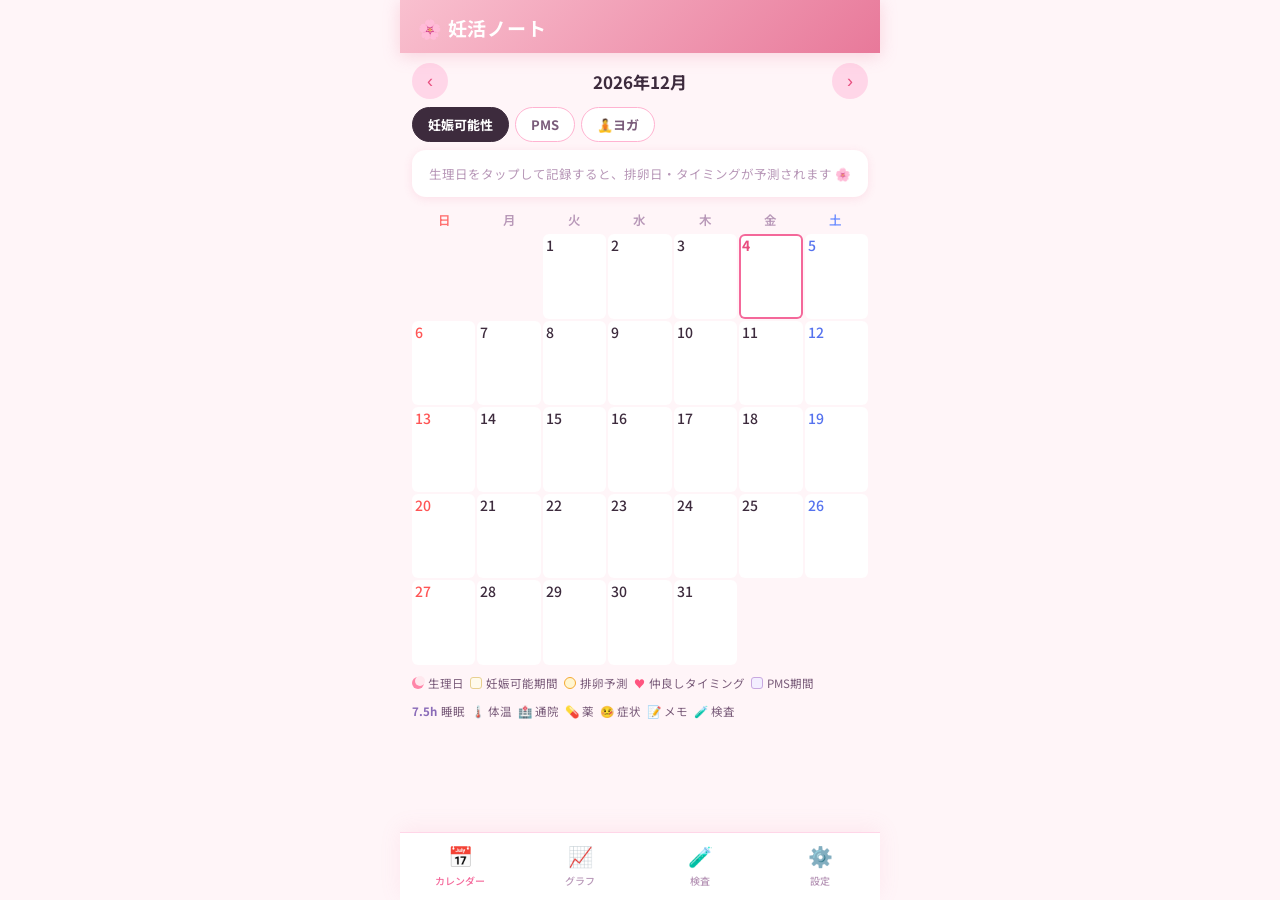
<file: ninkatsu.html>
<!DOCTYPE html>
<html lang="ja">
<head>
  <meta charset="UTF-8">
  <meta name="viewport" content="width=device-width, initial-scale=1.0">
  <meta name="theme-color" content="#F4A7B9">
  <meta name="apple-mobile-web-app-capable" content="yes">
  <meta name="apple-mobile-web-app-title" content="妊活ノート">
  <link rel="apple-touch-icon" href="apple-touch-icon.png">
  <link rel="icon" type="image/png" href="apple-touch-icon.png">
  <title>妊活ノート 🌸</title>
  <link rel="preconnect" href="https://fonts.googleapis.com">
  <link href="https://fonts.googleapis.com/css2?family=Noto+Sans+JP:wght@300;400;500;700&display=swap" rel="stylesheet">
  <style>
    :root {
      --pink-50:#FFF0F5; --pink-100:#FFD6E8; --pink-200:#FFB3D1;
      --pink-300:#FF85B3; --pink-400:#F4689A; --pink-500:#E84E7F;
      --red-period:#E85050; --red-light:#FFE0E0; --orange-light:#FFF3E0;
      --text-dark:#3D2B3D; --text-medium:#7A5C7A; --text-light:#B898B8;
      --bg:#FFF5F8; --surface:#FFFFFF; --shadow:rgba(232,73,127,0.12);
    }
    *{margin:0;padding:0;box-sizing:border-box;-webkit-tap-highlight-color:transparent;}
    body{font-family:'Noto Sans JP',sans-serif;background:var(--bg);color:var(--text-dark);min-height:100dvh;max-width:480px;margin:0 auto;}

    /* Header */
    .app-header{background:linear-gradient(135deg,#F9C0CF,#E8799A);padding:14px 18px 12px;display:flex;justify-content:space-between;align-items:center;box-shadow:0 3px 16px rgba(232,121,154,.28);position:sticky;top:0;z-index:100;}
    .app-title{color:#fff;font-size:19px;font-weight:700;letter-spacing:.04em;}

    /* Tab nav */
    .tab-nav{position:fixed;bottom:0;left:50%;transform:translateX(-50%);width:100%;max-width:480px;background:#fff;display:flex;border-top:1px solid var(--pink-100);box-shadow:0 -4px 20px rgba(232,121,154,.1);z-index:100;}
    .tab-btn{flex:1;padding:8px 2px 12px;display:flex;flex-direction:column;align-items:center;gap:3px;background:none;border:none;cursor:pointer;color:var(--text-light);font-family:inherit;transition:color .2s;}
    .tab-btn.active{color:var(--pink-400);}
    .tab-icon{font-size:20px;}.tab-label{font-size:10px;font-weight:500;}

    /* Content */
    .main-content{padding-bottom:80px;}
    .tab-panel{display:none;}.tab-panel.active{display:block;}

    /* Month nav */
    .month-nav{display:flex;align-items:center;justify-content:space-between;padding:14px 18px 6px;}
    .month-nav-btn{background:var(--pink-100);border:none;border-radius:50%;width:36px;height:36px;font-size:18px;cursor:pointer;color:var(--pink-500);display:flex;align-items:center;justify-content:center;transition:background .2s;}
    .month-nav-btn:active{background:var(--pink-200);}
    .month-title{font-size:17px;font-weight:700;}

    /* ── CALENDAR HEADER ──────────────────────── */
    .cal-header-row{display:flex;flex-direction:column;padding:10px 12px 0;gap:8px;}
    .cal-header-top{display:flex;align-items:center;justify-content:space-between;}
    .cycle-toggle{display:flex;gap:6px;}
    .cycle-tab{padding:7px 15px;border-radius:20px;border:1.5px solid var(--pink-200);background:#fff;font-size:13px;font-weight:700;font-family:inherit;cursor:pointer;color:var(--text-medium);transition:all .2s;white-space:nowrap;}
    .cycle-tab.active{background:var(--text-dark);border-color:var(--text-dark);color:#fff;}

    /* Cycle info box */
    .cycle-info-box{margin:8px 12px 10px;background:#fff;border-radius:14px;padding:10px 14px;box-shadow:0 2px 10px var(--shadow);}
    .cycle-info-grid{display:grid;grid-template-columns:1fr 1fr;gap:6px 12px;}
    .ci-item{display:flex;flex-direction:column;}
    .ci-label{font-size:11px;color:var(--text-light);margin-bottom:1px;}
    .ci-value{font-size:14.5px;font-weight:700;color:var(--text-dark);}
    .ci-value.accent{color:var(--pink-500);}
    .ci-value.pms-color{color:#9060C0;}
    /* 次の通院予定バナー（予定がある時だけ表示） */
    .clinic-banner{margin:0 12px 10px;background:#EAF4F1;border:1.5px solid #A8D0C4;border-radius:12px;padding:9px 13px;display:flex;align-items:center;gap:8px;font-size:13px;color:#2F6E5E;cursor:pointer;}
    .clinic-banner b{font-weight:700;}
    .clinic-banner .cb-when{margin-left:auto;font-size:12px;font-weight:700;color:#3F8A76;white-space:nowrap;}
    .cycle-hint{font-size:12.5px;color:var(--text-light);text-align:center;padding:4px 0;}

    /* Calendar grid */
    .dow-header{display:grid;grid-template-columns:repeat(7,1fr);padding:0 12px;margin-bottom:2px;}
    .dow-label{text-align:center;font-size:12.5px;font-weight:600;color:var(--text-light);padding:3px 0;}
    .dow-label:first-child{color:#FF7070;}.dow-label:last-child{color:#7090FF;}
    .calendar-grid{padding:0 12px;}
    .calendar-week{display:grid;grid-template-columns:repeat(7,1fr);gap:2px;margin-bottom:2px;}

    /* Day cells – ルナルナ style (taller) */
    .day-cell{aspect-ratio:3/4;border-radius:6px;display:flex;flex-direction:column;cursor:pointer;position:relative;background:#fff;transition:transform .1s;overflow:hidden;}
    .day-cell:active{transform:scale(.88);}
    .day-cell.empty{background:transparent;cursor:default;pointer-events:none;}
    .cell-top{display:flex;justify-content:space-between;align-items:flex-start;padding:3px 3px 0;}
    .day-num{font-size:14px;font-weight:500;line-height:1.2;}
    .day-cell.sun .day-num{color:#FF5555;}.day-cell.sat .day-num{color:#5572EE;}
    .heart-mark{font-size:13px;color:#FF5580;line-height:1;}
    .day-icon-area{flex:1;display:flex;align-items:center;justify-content:center;}
    /* 記録ありを示すアイコン列（文字は置かずカレンダーをすっきり保つ） */
    .day-inds{display:flex;justify-content:center;align-items:center;gap:0;font-size:8.5px;line-height:1;padding:0 1px 3px;min-height:11px;letter-spacing:-0.5px;}
    /* カレンダーのマス目に睡眠時間を数値で表示 */
    .cell-sleep{font-size:9.5px;font-weight:700;color:#8A6BB8;text-align:center;line-height:1;padding-bottom:2px;}

    /* Today ring */
    .day-cell.today{box-shadow:inset 0 0 0 2px var(--pink-400);}
    .day-cell.today .day-num{color:var(--pink-500);font-weight:700;}

    /* Phase backgrounds */
    .ph-period{background:#FFE8EE;}
    .ph-fertile{background:#FFFAEC;}
    .ph-ovulation{background:#FFF5D0;}
    .ph-pms{background:#F3EEFF;}
    .ph-predicted{background:#FFE8EE;box-shadow:inset 0 0 0 1.5px #FFCCE0;}

    /* Moon shape (CSS crescent) */
    .moon-shape{width:24px;height:24px;position:relative;flex-shrink:0;}
    .moon-shape::before{content:'';position:absolute;inset:0;border-radius:50%;background:#FF85A8;}
    .moon-shape::after{content:'';position:absolute;top:-1px;left:4px;width:21px;height:21px;border-radius:50%;background:#FFE8EE;}
    /* Lighter moon for predicted period */
    .moon-pred::before{background:#FFAEC8;}
    .moon-pred::after{background:#FFE8EE;}

    /* Ovulation circle */
    .ov-shape{width:22px;height:22px;border:2.5px solid #F4A830;border-radius:50%;flex-shrink:0;}

    /* Yoga badge */
    .yoga-badge{width:24px;height:24px;border-radius:50%;display:flex;align-items:center;justify-content:center;font-size:13px;flex-shrink:0;}
    .yb-ok{background:#E6F7EC;}
    .yb-light{background:#FFF0F5;}
    .yb-caution{background:#FFF3E0;}
    .yb-rest{background:#EFEAF4;opacity:.85;}

    /* Legend */
    .legend{display:flex;flex-wrap:wrap;gap:6px;padding:8px 12px 12px;}
    .legend-item{display:flex;align-items:center;gap:4px;font-size:11.5px;color:var(--text-medium);}
    .legend-dot{width:12px;height:12px;border-radius:3px;flex-shrink:0;}
    .legend-moon{width:12px;height:12px;position:relative;flex-shrink:0;}
    .legend-moon::before{content:'';position:absolute;inset:0;border-radius:50%;background:#FF85A8;}
    .legend-moon::after{content:'';position:absolute;top:-1px;left:3px;width:10px;height:10px;border-radius:50%;background:#FFE8EE;}

    /* Cards / Forms */
    .section-pad{padding:14px;}
    .card{background:#fff;border-radius:16px;padding:14px;box-shadow:0 2px 14px var(--shadow);margin-bottom:14px;}
    .card-title{font-size:13px;font-weight:700;color:var(--text-medium);margin-bottom:10px;}
    .form-row{display:flex;gap:8px;align-items:flex-end;}
    .form-group{flex:1;}
    .form-label{display:block;font-size:11px;color:var(--text-medium);margin-bottom:4px;font-weight:500;}
    .form-input{width:100%;border:1.5px solid var(--pink-100);border-radius:10px;padding:9px 11px;font-size:14px;font-family:inherit;color:var(--text-dark);background:var(--bg);outline:none;transition:border-color .2s;}
    .form-input:focus{border-color:var(--pink-300);}
    .btn-primary{background:linear-gradient(135deg,var(--pink-400),var(--pink-500));color:#fff;border:none;border-radius:10px;padding:10px 18px;font-size:13px;font-weight:700;font-family:inherit;cursor:pointer;white-space:nowrap;transition:opacity .2s;}
    .btn-primary:active{opacity:.82;}
    .btn-block{width:100%;padding:12px;font-size:14px;border-radius:12px;}

    /* Temperature chart */
    /* グラフの点をタップしたときの情報表示 */
    .point-info{font-size:12px;color:var(--text-light);padding:4px 2px 8px;min-height:20px;}
    .point-info b{color:var(--text-dark);font-size:13px;}
    .point-info .pi-temp{color:var(--pink-500);font-weight:700;}
    .chart-scroll-wrap{display:flex;align-items:flex-start;}
    .chart-scroll{overflow-x:auto;-webkit-overflow-scrolling:touch;flex:1;overscroll-behavior-x:contain;}
    .chart-scroll::-webkit-scrollbar{height:0;}
    .chart-nav-row{display:flex;justify-content:center;align-items:center;gap:12px;margin-bottom:10px;}
    .chart-nav-btn{background:var(--pink-100);border:none;border-radius:50%;width:30px;height:30px;font-size:16px;cursor:pointer;color:var(--pink-500);display:flex;align-items:center;justify-content:center;}
    .chart-nav-btn:active{background:var(--pink-200);}
    .chart-nav-label{font-size:14px;font-weight:700;}
    .temp-list{display:flex;flex-direction:column;gap:8px;}
    .temp-entry{background:#fff;border-radius:12px;padding:11px 14px;display:flex;justify-content:space-between;align-items:center;box-shadow:0 1px 8px var(--shadow);}
    .temp-entry-date{font-size:13px;color:var(--text-medium);}
    .temp-entry-val{font-size:20px;font-weight:700;color:var(--pink-500);}
    .temp-entry-val span{font-size:12px;font-weight:400;color:var(--text-light);}
    .del-btn{background:none;border:none;font-size:16px;color:var(--text-light);cursor:pointer;padding:4px;}
    .empty-state{text-align:center;padding:36px 20px;color:var(--text-light);}
    .empty-icon{font-size:44px;margin-bottom:10px;}
    .empty-txt{font-size:13px;}

    /* ── FOOD TAB ──────────────────────────────── */
    .food-date-nav{display:flex;align-items:center;justify-content:space-between;padding:14px 18px 6px;}
    .food-date-label{font-size:16px;font-weight:700;text-align:center;}
    .food-today-badge{font-size:10px;background:var(--pink-400);color:#fff;padding:2px 7px;border-radius:10px;margin-left:6px;vertical-align:middle;}

    /* Nutrition bars */
    .nutr-row{display:flex;align-items:center;gap:6px;margin-bottom:9px;}
    .nutr-icon{font-size:15px;width:22px;text-align:center;}
    .nutr-name{font-size:11px;color:var(--text-medium);width:44px;flex-shrink:0;}
    .nutr-bar-wrap{flex:1;height:8px;background:var(--bg);border-radius:4px;overflow:hidden;}
    .nutr-bar{height:100%;border-radius:4px;transition:width .6s ease;}
    .nutr-val{font-size:11px;font-weight:700;color:var(--text-dark);min-width:44px;text-align:right;line-height:1.2;}
    .nutr-unit{font-size:9px;color:var(--text-light);font-weight:400;}
    .nutr-status{font-size:13px;width:18px;text-align:center;}

    /* Deficiency alert */
    .def-alert{border-radius:10px;padding:9px 12px;margin-bottom:12px;font-size:12px;display:flex;align-items:flex-start;gap:6px;line-height:1.5;}
    .def-alert.warn{background:#FFF3E0;color:#B06010;}
    .def-alert.good{background:#EEFAF4;color:#30A060;}
    .def-alert.none{background:var(--bg);color:var(--text-light);}

    /* Meal cards */
    .meal-card{background:#fff;border-radius:14px;padding:12px 14px;margin-bottom:10px;box-shadow:0 2px 10px var(--shadow);}
    .meal-card-top{display:flex;justify-content:space-between;align-items:center;margin-bottom:6px;}
    .meal-time-badge{font-size:10px;font-weight:700;color:var(--pink-400);background:var(--pink-50);padding:3px 9px;border-radius:10px;}
    .meal-card-name{font-size:14px;font-weight:600;margin-bottom:8px;}
    .meal-nutr-chips{display:flex;flex-wrap:wrap;gap:4px;}
    .meal-nutr-chip{font-size:10px;padding:2px 7px;border-radius:6px;}
    .meal-nutr-chip.ok{color:#30A060;background:#EEFAF4;}
    .meal-nutr-chip.low{color:#E06050;background:#FFF0EE;}
    .meal-nutr-chip.mid{color:#A07030;background:#FFF8EE;}
    .meal-nutr-chip.nodata{color:var(--text-light);background:var(--bg);}
    .meal-comment{font-size:11px;color:var(--pink-500);font-style:italic;margin-top:6px;line-height:1.5;}

    /* FAB */
    .add-fab{position:fixed;bottom:78px;right:18px;width:54px;height:54px;border-radius:50%;background:linear-gradient(135deg,var(--pink-400),var(--pink-500));border:none;font-size:26px;color:#fff;box-shadow:0 4px 18px rgba(232,73,127,.4);cursor:pointer;z-index:50;display:none;align-items:center;justify-content:center;transition:transform .15s;}
    .add-fab:active{transform:scale(.9);}
    .add-fab.show{display:flex;}

    /* Settings */
    .settings-row{display:flex;justify-content:space-between;align-items:center;padding:10px 0;}
    .settings-row+.settings-row{border-top:1px solid var(--bg);}
    .settings-label{font-size:13px;color:var(--text-medium);}
    .settings-input{width:76px;border:1.5px solid var(--pink-100);border-radius:8px;padding:7px 10px;font-size:14px;text-align:center;font-family:inherit;color:var(--text-dark);background:var(--bg);outline:none;}
    .settings-input:focus{border-color:var(--pink-300);}
    .settings-input-wide{width:100%;margin-top:8px;}
    .info-text{font-size:12px;color:var(--text-light);line-height:1.8;}
    .api-key-wrap{position:relative;}
    .api-key-input{font-family:monospace;font-size:12px;letter-spacing:.03em;}
    .api-key-toggle{position:absolute;right:10px;top:50%;transform:translateY(-50%);background:none;border:none;cursor:pointer;font-size:16px;color:var(--text-light);}

    /* Modal */
    .modal-overlay{position:fixed;inset:0;background:rgba(61,43,61,0);z-index:200;display:flex;align-items:flex-end;justify-content:center;pointer-events:none;transition:background .3s;}
    .modal-overlay.open{background:rgba(61,43,61,.48);pointer-events:all;}
    .modal{background:#fff;border-radius:22px 22px 0 0;width:100%;max-width:480px;max-height:88dvh;overflow-y:auto;padding-bottom:32px;transform:translateY(100%);transition:transform .35s cubic-bezier(.34,1.08,.64,1);}
    .modal-overlay.open .modal{transform:translateY(0);}
    .modal-handle{width:38px;height:4px;background:var(--pink-100);border-radius:2px;margin:12px auto 6px;}
    .modal-header{padding:6px 18px 14px;display:flex;justify-content:space-between;align-items:center;}
    .modal-date{font-size:18px;font-weight:700;}
    .modal-close{background:var(--bg);border:none;border-radius:50%;width:32px;height:32px;font-size:15px;cursor:pointer;color:var(--text-medium);}
    .modal-body{padding:0 18px;}
    .modal-section{margin-bottom:20px;}
    .modal-section-title{font-size:11px;font-weight:700;color:var(--text-light);text-transform:uppercase;letter-spacing:.08em;margin-bottom:10px;}

    /* Period toggle */
    .period-toggle{display:flex;gap:8px;}
    .period-btn{flex:1;padding:12px;border-radius:12px;border:2px solid var(--pink-100);background:#fff;font-size:13px;font-weight:600;font-family:inherit;cursor:pointer;color:var(--text-medium);transition:all .2s;}
    .period-btn.active-yes{border-color:var(--red-period);background:var(--red-light);color:#C03030;}
    .period-btn.active-no{border-color:var(--pink-100);background:var(--bg);color:var(--text-medium);}

    /* Test result toggle */
    .test-result-toggle{display:flex;gap:8px;}
    .test-btn{flex:1;padding:10px 4px;border-radius:12px;border:2px solid var(--pink-100);background:#fff;font-size:13px;font-weight:600;font-family:inherit;cursor:pointer;color:var(--text-medium);transition:all .2s;}
    .test-btn.on-neg{border-color:#9CB0D0;background:#EEF3FB;color:#4E6A96;}
    .test-btn.on-faint{border-color:#E6B85C;background:#FFF7E8;color:#A9791E;}
    .test-btn.on-pos{border-color:var(--pink-400);background:var(--pink-50);color:var(--pink-500);}
    .test-btn.on-good{border-color:#55A878;background:#EEF9F1;color:#2F7A50;}
    .test-btn.on-ok{border-color:#E6B85C;background:#FFF7E8;color:#A9791E;}
    .test-btn.on-bad{border-color:#E07070;background:#FDEEEE;color:#B04040;}

    /* Symptom chips */
    .symptom-chips{display:flex;flex-wrap:wrap;gap:8px;}
    .symptom-chip{padding:7px 13px;border-radius:20px;border:1.5px solid var(--pink-100);background:#fff;font-size:12px;font-family:inherit;cursor:pointer;color:var(--text-medium);transition:all .2s;}
    .symptom-chip.on{border-color:var(--pink-400);background:var(--pink-50);color:var(--pink-500);font-weight:600;}

    /* Sleep modal */
    .sleep-row{display:flex;align-items:flex-end;gap:8px;flex-wrap:wrap;}
    .sleep-field{display:flex;flex-direction:column;gap:4px;}
    .sleep-field label{font-size:11px;color:var(--text-medium);font-weight:500;}
    .sleep-field input{width:110px;border:1.5px solid var(--pink-100);border-radius:10px;padding:9px 10px;font-size:16px;font-family:inherit;color:var(--text-dark);background:var(--bg);outline:none;transition:border-color .2s;}
    .sleep-field input:focus{border-color:var(--pink-300);}
    .sleep-tilde{font-size:14px;color:var(--text-medium);padding-bottom:11px;}
    .sleep-dur{font-size:13px;font-weight:700;color:var(--pink-500);padding-bottom:11px;}
    .sleep-clear{background:var(--bg);border:1.5px solid var(--pink-100);border-radius:10px;padding:8px 12px;font-size:12px;font-family:inherit;color:var(--text-medium);cursor:pointer;margin-bottom:1px;}
    .sleep-now{background:var(--pink-50);border:1.5px solid var(--pink-200);border-radius:10px;padding:8px 12px;font-size:12px;font-weight:700;font-family:inherit;color:var(--pink-500);cursor:pointer;margin-bottom:1px;}
    /* 時刻はプルダウン2つ（時／分）。分は10分刻み */
    .time-sel{display:flex;align-items:center;gap:2px;}
    .time-sel select{border:1.5px solid var(--pink-100);border-radius:10px;padding:9px 4px;font-size:16px;font-family:inherit;color:var(--text-dark);background:var(--bg);outline:none;appearance:none;text-align:center;text-align-last:center;min-width:52px;}
    .time-sel select:focus{border-color:var(--pink-300);}
    .time-sel span{font-size:15px;color:var(--text-medium);}

    /* Temp modal */
    .temp-modal-row{display:flex;align-items:center;gap:8px;}
    .temp-modal-row input{width:110px;border:1.5px solid var(--pink-100);border-radius:10px;padding:10px 12px;font-size:18px;font-family:inherit;color:var(--text-dark);background:var(--bg);outline:none;transition:border-color .2s;}
    .temp-modal-row input:focus{border-color:var(--pink-300);}
    .temp-unit{font-size:15px;color:var(--text-medium);}
    .memo-area{width:100%;min-height:80px;border:1.5px solid var(--pink-100);border-radius:12px;padding:11px;font-size:14px;font-family:inherit;color:var(--text-dark);background:var(--bg);resize:none;outline:none;transition:border-color .2s;}
    .memo-area:focus{border-color:var(--pink-300);}
    .modal-save-btn{width:100%;padding:14px;margin-top:8px;background:linear-gradient(135deg,#F9C0CF,#E8799A);color:#fff;border:none;border-radius:14px;font-size:16px;font-weight:700;font-family:inherit;cursor:pointer;transition:opacity .2s;}
    .modal-save-btn:active{opacity:.82;}

    /* Meal modal specifics */
    .meal-time-grid{display:grid;grid-template-columns:repeat(4,1fr);gap:6px;}
    .meal-time-btn{padding:10px 4px;border-radius:12px;border:2px solid var(--pink-100);background:#fff;font-size:11px;font-weight:600;font-family:inherit;cursor:pointer;color:var(--text-medium);text-align:center;transition:all .2s;line-height:1.4;}
    .meal-time-btn.active{border-color:var(--pink-400);background:var(--pink-50);color:var(--pink-500);}
    .mode-tabs{display:flex;gap:8px;margin-bottom:12px;}
    .mode-tab{flex:1;padding:10px;border-radius:10px;border:1.5px solid var(--pink-100);background:#fff;font-size:12px;font-weight:600;font-family:inherit;cursor:pointer;color:var(--text-medium);transition:all .2s;}
    .mode-tab.active{border-color:var(--pink-400);background:var(--pink-50);color:var(--pink-500);}
    .photo-preview-img{width:100%;max-height:200px;object-fit:cover;border-radius:12px;margin-bottom:8px;}
    .analyzing-state{text-align:center;padding:20px;color:var(--text-medium);}
    .spinner{width:28px;height:28px;border:3px solid var(--pink-100);border-top-color:var(--pink-400);border-radius:50%;animation:spin .7s linear infinite;display:inline-block;margin-bottom:10px;}
    @keyframes spin{to{transform:rotate(360deg);}}
    .ai-result-box{background:var(--pink-50);border-radius:12px;padding:12px;margin-bottom:12px;}
    .ai-result-name{font-size:14px;font-weight:700;margin-bottom:10px;color:var(--text-dark);}
    .ai-comment{font-size:11px;color:var(--pink-500);font-style:italic;line-height:1.6;margin-top:10px;padding-top:10px;border-top:1px solid var(--pink-100);}
    .nutr-mini-row{display:flex;align-items:center;gap:5px;margin-bottom:6px;}
    .nutr-mini-bar-wrap{flex:1;height:6px;background:rgba(255,255,255,.6);border-radius:3px;overflow:hidden;}
    .nutr-mini-bar{height:100%;border-radius:3px;}

    /* Toast */
    .toast{position:fixed;bottom:88px;left:50%;transform:translateX(-50%);background:var(--text-dark);color:#fff;padding:9px 20px;border-radius:20px;font-size:13px;z-index:300;opacity:0;transition:opacity .3s;pointer-events:none;white-space:nowrap;}
    .toast.show{opacity:1;}
    ::-webkit-scrollbar{width:3px;}::-webkit-scrollbar-thumb{background:var(--pink-200);border-radius:2px;}

    /* Calendar memo list */
    .cal-memo-section{padding:0 12px 20px;}
    .cal-memo-title{font-size:11px;font-weight:700;color:var(--text-light);text-transform:uppercase;letter-spacing:.08em;margin-bottom:8px;padding-top:2px;}
    .cal-memo-item{background:#fff;border-radius:12px;padding:10px 13px;margin-bottom:8px;box-shadow:0 2px 8px var(--shadow);cursor:pointer;transition:transform .1s;}
    .cal-memo-item:active{transform:scale(.98);}
    .cal-memo-item-date{font-size:13px;font-weight:700;color:var(--text-medium);margin-bottom:5px;}
    .cal-memo-syms{display:flex;flex-wrap:wrap;gap:4px;margin-bottom:5px;}
    .cal-memo-sym{font-size:11.5px;padding:2px 8px;border-radius:10px;background:var(--pink-50);color:var(--pink-500);}
    .cal-memo-text{font-size:14px;color:var(--text-dark);line-height:1.65;white-space:pre-wrap;word-break:break-word;}
  </style>
</head>
<body>

<header class="app-header">
  <div class="app-title">🌸 妊活ノート</div>
</header>

<main class="main-content">

  <!-- ── CALENDAR ──────────────────────────────── -->
  <div id="tab-calendar" class="tab-panel active">
    <div class="cal-header-row">
      <div class="cal-header-top">
        <button class="month-nav-btn" onclick="changeMonth(-1)">‹</button>
        <div class="month-title" id="month-title"></div>
        <button class="month-nav-btn" onclick="changeMonth(1)">›</button>
      </div>
      <div class="cycle-toggle">
        <button class="cycle-tab active" id="cv-ninkyo" onclick="setCycleView('ninkyo')">妊娠可能性</button>
        <button class="cycle-tab" id="cv-pms" onclick="setCycleView('pms')">PMS</button>
        <button class="cycle-tab" id="cv-yoga" onclick="setCycleView('yoga')">🧘ヨガ</button>
      </div>
    </div>
    <div id="cycle-info-box" class="cycle-info-box"></div>
    <div id="clinic-next"></div>
    <div class="dow-header">
      <div class="dow-label">日</div><div class="dow-label">月</div><div class="dow-label">火</div>
      <div class="dow-label">水</div><div class="dow-label">木</div><div class="dow-label">金</div>
      <div class="dow-label">土</div>
    </div>
    <div id="calendar-grid" class="calendar-grid"></div>
    <div class="legend">
      <div class="legend-item"><div class="legend-moon"></div>生理日</div>
      <div class="legend-item"><div class="legend-dot" style="background:#FFFAEC;border:1px solid #E8D090;"></div>妊娠可能期間</div>
      <div class="legend-item"><div class="legend-dot" style="background:#FFF5D0;border:1.5px solid #F4A830;border-radius:50%;"></div>排卵予測</div>
      <div class="legend-item"><span style="font-size:11px;color:#FF5580;">♥</span> 仲良しタイミング</div>
      <div class="legend-item"><div class="legend-dot" style="background:#F3EEFF;border:1px solid #C8A8E0;"></div>PMS期間</div>
    </div>
    <div class="legend" style="padding-top:0;">
      <div class="legend-item"><span style="color:#8A6BB8;font-weight:700;">7.5h</span> 睡眠</div>
      <div class="legend-item">🌡️ 体温</div>
      <div class="legend-item">🏥 通院</div>
      <div class="legend-item">💊 薬</div>
      <div class="legend-item">🤒 症状</div>
      <div class="legend-item">📝 メモ</div>
      <div class="legend-item">🧪 検査</div>
    </div>
    <div id="cal-memos" class="cal-memo-section"></div>
  </div>

  <!-- ── FOOD ──────────────────────────────────── -->
  <div id="tab-food" class="tab-panel">
    <div class="food-date-nav">
      <button class="month-nav-btn" onclick="changeFoodDate(-1)">‹</button>
      <div id="food-date-label" class="food-date-label"></div>
      <button class="month-nav-btn" onclick="changeFoodDate(1)">›</button>
    </div>
    <div class="section-pad" style="padding-top:4px;">
      <div class="card">
        <div class="card-title">📊 今日の栄養サマリー</div>
        <div id="food-def-alert"></div>
        <div id="food-nutr-bars"></div>
      </div>
      <div id="food-meal-list"></div>
    </div>
  </div>

  <!-- ── TEMPERATURE ────────────────────────────── -->
  <div id="tab-temp" class="tab-panel">
    <div class="section-pad">
      <div class="card">
        <div class="card-title">🌡 体温を追加</div>
        <div class="form-row">
          <div class="form-group">
            <label class="form-label">日付</label>
            <input type="date" id="temp-date-input" class="form-input">
          </div>
          <div class="form-group" style="flex:.8">
            <label class="form-label">体温（℃）</label>
            <input type="number" id="temp-val-input" class="form-input" placeholder="36.50" step="0.01" min="35" max="40">
          </div>
          <button class="btn-primary" onclick="addTemperature()">追加</button>
        </div>
      </div>
      <div class="card">
        <div class="card-title">🌡 基礎体温の推移（← 横にスワイプ →）</div>
        <div id="temp-point-info" class="point-info">点をタップすると日付が見られます</div>
        <div class="chart-scroll-wrap">
          <svg id="temp-axis" width="34" height="230"></svg>
          <div class="chart-scroll" id="temp-scroll"><svg id="temp-chart" height="230"></svg></div>
        </div>
        <div class="legend" style="padding:6px 2px 0;">
          <div class="legend-item"><span style="width:10px;height:10px;border-radius:50%;background:#E85070;display:inline-block;"></span>高温期側</div>
          <div class="legend-item"><span style="width:10px;height:10px;border-radius:50%;background:#5090D8;display:inline-block;"></span>低温期側</div>
          <div class="legend-item"><span style="width:12px;height:3px;background:#F4A7B9;display:inline-block;"></span>生理日</div>
          <div class="legend-item"><span style="width:12px;height:10px;background:#FFF6D6;border:1px solid #E8C860;display:inline-block;"></span>妊娠可能期</div>
          <div class="legend-item"><span style="width:2px;height:12px;background:#F0A020;display:inline-block;"></span>排卵予測</div>
          <div class="legend-item"><span style="width:2px;height:12px;background:#E85070;display:inline-block;opacity:0.6;"></span>周期の区切り</div>
        </div>
      </div>
      <div class="card">
        <div class="card-title">😴 睡眠 × 🏢 勤務 × ⚡ 調子（体温と連動）</div>
        <div class="chart-scroll-wrap">
          <svg id="sleep-axis" width="26" height="170"></svg>
          <div class="chart-scroll" id="sleep-scroll"><svg id="sleep-chart" height="170"></svg></div>
        </div>
        <div class="legend" style="padding:6px 2px 0;">
          <div class="legend-item"><span style="width:12px;height:3px;background:#9C77C8;display:inline-block;border-radius:2px;"></span>睡眠（線）</div>
          <div class="legend-item"><span style="width:10px;height:10px;background:#8FB8DE;display:inline-block;border-radius:2px;"></span>勤務（棒・実働）</div>
          <div class="legend-item">😊😐😵 その日の調子</div>
        </div>
        <p class="info-text" style="margin-top:8px;">勤務の棒が高い→睡眠の線が下がる→翌日😵、のパターンが1枚で見えます。</p>
      </div>
      <div id="temp-list"></div>
    </div>
  </div>

  <!-- ── TEST（検査薬・周期）──────────────────────── -->
  <div id="tab-test" class="tab-panel">
    <div class="section-pad">
      <div class="card">
        <div class="card-title">📈 周期の記録（全期間）</div>
        <div id="cycle-history"></div>
      </div>
      <div class="card">
        <div class="card-title">⚙️ 排卵予測に使う周期</div>
        <div class="test-result-toggle" style="margin-bottom:8px;">
          <button class="test-btn" id="cyclemode-auto" onclick="setCycleMode('auto')">📊 自動（実測平均）</button>
          <button class="test-btn" id="cyclemode-manual" onclick="setCycleMode('manual')">🖊 手動で指定</button>
        </div>
        <p class="info-text" id="cycle-auto-note" style="margin-bottom:10px;"></p>
        <div class="settings-row">
          <div class="settings-label">周期の目安（日）</div>
          <div style="display:flex;align-items:center;gap:6px;">
            <input type="number" id="setting-cycle-min" class="settings-input" style="width:64px;" min="20" max="60" onchange="saveSettings()" onfocus="this.select()">
            <span style="font-size:13px;color:var(--text-medium);">〜</span>
            <input type="number" id="setting-cycle-max" class="settings-input" style="width:64px;" min="20" max="60" onchange="saveSettings()" onfocus="this.select()">
          </div>
        </div>
      </div>
      <div class="card" id="preg-timing-card">
        <div class="card-title">🧪 妊娠検査薬 いつ検査できる？</div>
        <div id="preg-timing-body"></div>
      </div>
      <div class="card" id="lh-timing-card">
        <div class="card-title">🥚 排卵検査薬（LH） いつ検査する？</div>
        <div id="lh-timing-body"></div>
      </div>
      <div class="card">
        <div class="card-title">📋 検査の記録</div>
        <p class="info-text" style="margin-bottom:10px;">カレンダーの日付をタップ →「検査薬」の欄で記録できます。ここは記録の一覧です。</p>
        <div id="test-log"></div>
      </div>
    </div>
  </div>

  <!-- ── SETTINGS ───────────────────────────────── -->
  <div id="tab-settings" class="tab-panel">
    <div class="section-pad">
      <div class="card">
        <div class="card-title">⚙️ 基本設定</div>
        <p class="info-text" style="margin-bottom:10px;">生理周期の予測設定は「検査」タブに移動しました。</p>
        <div class="settings-row">
          <div class="settings-label">生理期間（日）</div>
          <input type="number" id="setting-period" class="settings-input" min="1" max="10" onchange="saveSettings()" onfocus="this.select()">
        </div>
        <div class="settings-row">
          <div class="settings-label">高温期ライン（℃）</div>
          <input type="number" id="setting-hightemp" class="settings-input" min="36" max="37.5" step="0.05" onchange="saveSettings()" onfocus="this.select()">
        </div>
      </div>
      <div class="card">
        <div class="card-title">💊 ピル後の記録</div>
        <p class="info-text" style="margin-bottom:10px;">4/22ピル最終服用・4/24消退出血・6/6が本当の生理開始日、という経緯をメモとして残せます（生理記録には数えません）。</p>
        <button class="btn-primary btn-block" style="background:linear-gradient(135deg,#C8A0E0,#9060C0);" onclick="restorePillHistory()">💊 ピル後の経緯をメモに追加</button>
      </div>
      <div class="card">
        <div class="card-title">🤖 AI設定（栄養分析）</div>
        <p class="info-text" style="margin-bottom:10px;">Claude APIキーを設定すると、食事の写真・テキストから栄養素を自動計算できます。キーはこの端末のみに保存されます。</p>
        <div class="api-key-wrap">
          <input type="password" id="setting-apikey" class="form-input api-key-input settings-input-wide" placeholder="sk-ant-..." onchange="saveSettings()">
          <button class="api-key-toggle" onclick="toggleApiKeyVisibility()" id="api-key-eye">👁</button>
        </div>
        <div style="margin-top:8px;font-size:11px;color:var(--text-light);">
          ※ APIキーは <a href="https://console.anthropic.com/" target="_blank" style="color:var(--pink-400);">console.anthropic.com</a> で取得できます
        </div>
      </div>
      <div class="card">
        <div class="card-title">💾 データ管理・バックアップ</div>
        <p class="info-text" style="margin-bottom:10px;">📤 エクスポートで控えを取り、自分にLINEなどで送っておくと、万が一のとき📥インポートで元に戻せます。月イチのバックアップがおすすめ。</p>
        <div style="display:flex;flex-direction:column;gap:10px;">
          <button class="btn-primary btn-block" style="background:linear-gradient(135deg,#80C8A0,#55A878);" onclick="exportData()">📤 エクスポート（控えを保存）</button>
          <button class="btn-primary btn-block" style="background:linear-gradient(135deg,#90B8E8,#5080C0);" onclick="importData()">📥 インポート（控えから復元）</button>
          <button class="btn-primary btn-block" style="background:linear-gradient(135deg,#C8A0E0,#9060C0);" onclick="restoreAutoBackup()">♻️ 自動バックアップから復元</button>
          <button class="btn-primary btn-block" style="background:linear-gradient(135deg,#D8C0EC,#A888C8);font-size:12px;" onclick="restoreBackup()">📦 6/11時点のデータを復元</button>
          <button class="btn-primary btn-block" style="background:linear-gradient(135deg,#E0A0A0,#C06060);" onclick="clearData()">🗑 全データ削除</button>
        </div>
      </div>
      <div class="card">
        <div class="card-title">🌸 このアプリについて</div>
        <p class="info-text">生理周期・排卵予測・基礎体温・睡眠・検査薬をまとめて記録。データはこの端末のブラウザのみに保存されます（保存のたびに端末内で自動バックアップも取っています）。</p>
      </div>
    </div>
  </div>
</main>

<!-- Bottom nav -->
<nav class="tab-nav">
  <button class="tab-btn active" id="nav-calendar" onclick="switchTab('calendar')">
    <span class="tab-icon">📅</span><span class="tab-label">カレンダー</span>
  </button>
  <button class="tab-btn" id="nav-temp" onclick="switchTab('temp')">
    <span class="tab-icon">📈</span><span class="tab-label">グラフ</span>
  </button>
  <button class="tab-btn" id="nav-test" onclick="switchTab('test')">
    <span class="tab-icon">🧪</span><span class="tab-label">検査</span>
  </button>
  <button class="tab-btn" id="nav-settings" onclick="switchTab('settings')">
    <span class="tab-icon">⚙️</span><span class="tab-label">設定</span>
  </button>
</nav>

<!-- FAB (food tab) -->
<button class="add-fab" id="add-fab" onclick="openMealModal()" aria-label="食事を追加">＋</button>

<!-- Day modal -->
<div id="modal-overlay" class="modal-overlay" onclick="handleOverlayClick(event)">
  <div class="modal">
    <div class="modal-handle"></div>
    <div class="modal-header">
      <div class="modal-date" id="modal-date-title"></div>
      <button class="modal-close" onclick="closeModal()">✕</button>
    </div>
    <div class="modal-body">
      <div class="modal-section">
        <div class="modal-section-title">🩸 生理日</div>
        <div class="period-toggle">
          <button class="period-btn" id="period-yes-btn" onclick="setPeriod(true)">🩸 生理あり</button>
          <button class="period-btn" id="period-no-btn" onclick="setPeriod(false)">なし</button>
        </div>
      </div>
      <div class="modal-section">
        <div class="modal-section-title">🌡 基礎体温</div>
        <div class="temp-modal-row">
          <input type="number" id="modal-temp" placeholder="36.50" step="0.01" min="35" max="40">
          <span class="temp-unit">℃</span>
        </div>
      </div>
      <div class="modal-section">
        <div class="modal-section-title">😴 睡眠（起きた日に記録）</div>
        <div class="sleep-row">
          <div class="sleep-field">
            <label>就寝</label>
            <div class="time-sel">
              <select id="modal-sleep-start-h" onchange="updateSleepDur()"></select><span>:</span><select id="modal-sleep-start-m" onchange="updateSleepDur()"></select>
            </div>
          </div>
          <span class="sleep-tilde">〜</span>
          <div class="sleep-field">
            <label>起床</label>
            <div class="time-sel">
              <select id="modal-sleep-end-h" onchange="updateSleepDur()"></select><span>:</span><select id="modal-sleep-end-m" onchange="updateSleepDur()"></select>
            </div>
          </div>
          <button class="sleep-now" onclick="setNowTime('modal-sleep-end',updateSleepDur)">今</button>
          <span class="sleep-dur" id="modal-sleep-dur"></span>
          <button class="sleep-clear" onclick="clearSleep()">✕ クリア</button>
        </div>
      </div>
      <div class="modal-section">
        <div class="modal-section-title">🏢 勤務時間（働いた日に記録）</div>
        <div class="sleep-row">
          <div class="sleep-field">
            <label>実働</label>
            <div class="time-sel"><select id="modal-work-hours" onchange="updateWorkDur()"></select></div>
          </div>
          <span class="sleep-dur" id="modal-work-dur"></span>
          <button class="sleep-clear" onclick="clearWork()">✕ クリア</button>
        </div>
      </div>
      <div class="modal-section">
        <div class="modal-section-title">⚡ 今日の調子</div>
        <div class="test-result-toggle" id="cond-toggle"></div>
      </div>
      <div class="modal-section">
        <div class="modal-section-title">🧪 妊娠検査薬</div>
        <div class="test-result-toggle" id="preg-test-toggle"></div>
      </div>
      <div class="modal-section">
        <div class="modal-section-title">🥚 排卵検査薬（LH）</div>
        <div class="test-result-toggle" id="lh-test-toggle"></div>
      </div>
      <div class="modal-section">
        <div class="modal-section-title">💊 体調・症状</div>
        <div class="symptom-chips" id="symptom-chips"></div>
      </div>
      <div class="modal-section">
        <div class="modal-section-title">📝 メモ</div>
        <textarea class="memo-area" id="modal-memo" placeholder="自由にメモ…"></textarea>
      </div>
      <button class="modal-save-btn" onclick="saveDay()">保存する 🌸</button>
    </div>
  </div>
</div>

<!-- Meal modal -->
<div id="meal-overlay" class="modal-overlay" onclick="handleMealOverlayClick(event)">
  <div class="modal" style="max-height:92dvh;">
    <div class="modal-handle"></div>
    <div class="modal-header">
      <div class="modal-date" id="meal-modal-title">食事を追加</div>
      <button class="modal-close" onclick="closeMealModal()">✕</button>
    </div>
    <div class="modal-body">
      <!-- 時間帯 -->
      <div class="modal-section">
        <div class="modal-section-title">⏰ 時間帯</div>
        <div class="meal-time-grid">
          <button class="meal-time-btn active" data-t="breakfast" onclick="selectMealTime(this)">🌅<br>朝食</button>
          <button class="meal-time-btn" data-t="lunch" onclick="selectMealTime(this)">🌤<br>昼食</button>
          <button class="meal-time-btn" data-t="dinner" onclick="selectMealTime(this)">🌙<br>夕食</button>
          <button class="meal-time-btn" data-t="snack" onclick="selectMealTime(this)">☕<br>間食</button>
        </div>
      </div>
      <!-- 入力モード -->
      <div class="modal-section">
        <div class="modal-section-title">🍽 食事内容</div>
        <div class="mode-tabs">
          <button class="mode-tab active" id="mode-tab-text" onclick="switchMealMode('text')">✏️ テキスト入力</button>
          <button class="mode-tab" id="mode-tab-photo" onclick="switchMealMode('photo')">📷 写真で分析</button>
        </div>
        <!-- TEXT -->
        <div id="meal-text-section">
          <input type="text" id="meal-text-input" class="form-input" placeholder="例: サーモン定食、ほうれん草炒め、卵焼き" style="margin-bottom:8px;">
          <button class="btn-primary btn-block" id="meal-analyze-text-btn" onclick="analyzeMealText()">🔍 AIで栄養を分析する</button>
          <div id="meal-no-api-hint" style="font-size:11px;color:var(--text-light);margin-top:6px;text-align:center;line-height:1.5;"></div>
        </div>
        <!-- PHOTO -->
        <div id="meal-photo-section" style="display:none;">
          <div id="meal-photo-preview"></div>
          <button class="btn-primary btn-block" style="background:linear-gradient(135deg,#90B8E8,#5080C0);" onclick="document.getElementById('meal-photo-input').click()">📷 写真を選択 / カメラで撮影</button>
          <input type="file" id="meal-photo-input" accept="image/*" capture="environment" style="display:none;" onchange="handlePhotoSelect(event)">
          <button class="btn-primary btn-block" id="meal-analyze-photo-btn" onclick="analyzeMealPhoto()" style="display:none;margin-top:8px;">🔍 AIで栄養を分析する</button>
        </div>
      </div>
      <!-- Analyzing -->
      <div id="meal-analyzing" style="display:none;" class="analyzing-state">
        <div class="spinner"></div>
        <div style="font-size:13px;">AIが栄養を分析中...</div>
      </div>
      <!-- Result -->
      <div id="meal-result" style="display:none;" class="modal-section">
        <div class="modal-section-title">🌿 分析結果</div>
        <div class="ai-result-box">
          <div class="ai-result-name" id="meal-result-name"></div>
          <div id="meal-result-bars"></div>
          <div class="ai-comment" id="meal-result-comment"></div>
        </div>
      </div>
      <button class="modal-save-btn" id="meal-save-btn" onclick="saveMeal()">保存する 🌸</button>
    </div>
  </div>
</div>

<div id="toast" class="toast"></div>

<script>
/* ===== CONSTANTS ===== */
const SYMPTOMS = ['🏥 通院','💊 薬','🩹 腹痛','🤕 頭痛','🫠 倦怠感','😵‍💫 めまい','😴 眠気','😤 イライラ','💧 おりもの多','🤢 吐き気','😰 むくみ','🩵','🌙 不眠','🍫 食欲増','🥶 冷え','💦 おりもの少'];
// 旧データ互換: '💕 性交あり' / '💕' → '🩵' に正規化して表示
function normSym(s){ return (s==='💕 性交あり'||s==='💕')?'🩵':s; }
const WEEKDAYS = ['日','月','火','水','木','金','土'];
const MEAL_LABELS = { breakfast:'🌅 朝食', lunch:'🌤 昼食', dinner:'🌙 夕食', snack:'☕ 間食' };
const MEAL_ORDER  = ['breakfast','lunch','dinner','snack'];

const NUTRIENTS = [
  { key:'folicAcid', name:'葉酸',    icon:'🌿', unit:'mcg', target:400,  dp:0 },
  { key:'iron',      name:'鉄分',    icon:'🩸', unit:'mg',  target:10.5, dp:1 },
  { key:'zinc',      name:'亜鉛',    icon:'💎', unit:'mg',  target:8,    dp:1 },
  { key:'vitaminD',  name:'VitD',   icon:'☀️', unit:'mcg', target:8.5,  dp:1 },
  { key:'calcium',   name:'Ca',     icon:'🦴', unit:'mg',  target:650,  dp:0 },
  { key:'vitaminC',  name:'VitC',   icon:'🍊', unit:'mg',  target:100,  dp:0 },
  { key:'protein',   name:'タンパク', icon:'🥚', unit:'g',   target:50,   dp:0 },
];

/* ===== DATA ===== */
let appData = (() => {
  try { const s = localStorage.getItem('ninkatsu_v2'); if(s) return JSON.parse(s); } catch(_) {}
  return { periods:[], temperatures:{}, memos:{}, symptoms:{}, meals:{}, sleep:{}, pregTests:{}, lhTests:{}, settings:{ cycleLength:28, periodLength:5, claudeApiKey:'', lastBackup:'' } };
})();
// 後から追加した項目の穴埋め（既存ユーザー対応）
if(!appData.sleep) appData.sleep={};
if(!appData.pregTests) appData.pregTests={};   // 妊娠検査薬: {日付: '陽性'|'陰性'|'うっすら'}
if(!appData.lhTests) appData.lhTests={};        // 排卵検査薬(LH): {日付: '陽性'|'陰性'|'うっすら'}
if(!appData.meals) appData.meals={};
if(!appData.work) appData.work={};              // 勤務時間: {日付: {start,end}}
if(!appData.condition) appData.condition={};    // その日の調子: {日付: 'good'|'ok'|'bad'}
if(!appData.settings.cycleMode) appData.settings.cycleMode='auto';  // 'auto'=実測平均 / 'manual'=手動指定
if(!appData.settings.cycleMin) appData.settings.cycleMin=appData.settings.cycleLength||28;
if(!appData.settings.cycleMax) appData.settings.cycleMax=appData.settings.cycleMin;

// migrate from v1
(() => {
  try {
    const old = localStorage.getItem('ninkatsu_v1');
    if (old && !localStorage.getItem('ninkatsu_v2')) {
      const o = JSON.parse(old);
      appData.periods = o.periods || [];
      appData.temperatures = o.temperatures || {};
      appData.memos = o.memos || {};
      appData.symptoms = o.symptoms || {};
      appData.settings.cycleLength = o.settings?.cycleLength || 28;
      appData.settings.periodLength = o.settings?.periodLength || 5;
      persist();
    }
  } catch(_) {}
})();

function persist() {
  const json=JSON.stringify(appData);
  localStorage.setItem('ninkatsu_v2', json);
  // 自動バックアップ：別キーにも二重保存（アプリ内での誤操作・上書きから守る保険）
  try { localStorage.setItem('ninkatsu_v2_autobackup', json); } catch(_) {}
}

/* ===== DATE UTILS ===== */
function toStr(d) { return d.getFullYear()+'-'+String(d.getMonth()+1).padStart(2,'0')+'-'+String(d.getDate()).padStart(2,'0'); }
function fromStr(s) { return new Date(s+'T00:00:00'); }
function addDays(d,n) { const r=new Date(d); r.setDate(r.getDate()+n); return r; }
function daysBetween(a,b) { return Math.round((b-a)/86400000); }
function uid() { return Math.random().toString(36).slice(2,10); }

/* ===== SLEEP UTILS ===== */
// "23:30"〜"07:00" のように日をまたぐ場合は翌日扱いで計算
function sleepHours(start,end) {
  if(!start||!end) return null;
  const [sh,sm]=start.split(':').map(Number), [eh,em]=end.split(':').map(Number);
  let mins=(eh*60+em)-(sh*60+sm);
  if(mins<=0) mins+=1440;
  return Math.round(mins/60*10)/10;
}
function fmtSleepTime(t){ const [h,m]=t.split(':'); return m==='00'?parseInt(h)+'時':parseInt(h)+'時'+m+'分'; }
/* 時刻はプルダウン式（iOSの時刻ピッカーはstep属性を無視して1分刻みになるため）。分は10分単位 */
const TIME_STEP=10;
const TIME_SEL_BASES=['modal-sleep-start','modal-sleep-end'];
function fillTimeSelects() {
  TIME_SEL_BASES.forEach(base=>{
    const hs=document.getElementById(base+'-h'), ms=document.getElementById(base+'-m');
    if(!hs||hs.options.length) return;   // 既に生成済みなら何もしない
    hs.innerHTML='<option value="">--</option>'+Array.from({length:24},(_,h)=>`<option value="${String(h).padStart(2,'0')}">${h}</option>`).join('');
    ms.innerHTML='<option value="">--</option>'+Array.from({length:60/TIME_STEP},(_,i)=>{const m=String(i*TIME_STEP).padStart(2,'0');return `<option value="${m}">${m}</option>`;}).join('');
  });
}
// 時・分そろって選ばれている時だけ "HH:MM" を返す
function getTimeVal(base) {
  const h=document.getElementById(base+'-h').value, m=document.getElementById(base+'-m').value;
  return (h&&m) ? h+':'+m : '';
}
function setTimeVal(base,val) {
  const hs=document.getElementById(base+'-h'), ms=document.getElementById(base+'-m');
  if(!val){ hs.value=''; ms.value=''; return; }
  const [h,m]=val.split(':');
  hs.value=h;
  // 保存済みの分が10分刻みでない場合も選べるよう、必要なら選択肢を足す
  if(!ms.querySelector(`option[value="${m}"]`)) ms.insertAdjacentHTML('beforeend',`<option value="${m}">${m}</option>`);
  ms.value=m;
}
// 「今」ボタン：現在時刻を10分単位に丸めて入れる（自動では入れない＝意図しない記録を防ぐ）
function setNowTime(base,after) {
  const n=new Date(); const mins=Math.round((n.getHours()*60+n.getMinutes())/TIME_STEP)*TIME_STEP%1440;
  setTimeVal(base,String(Math.floor(mins/60)).padStart(2,'0')+':'+String(mins%60).padStart(2,'0'));
  if(after) after();
}
function updateSleepDur() {
  const h=sleepHours(getTimeVal('modal-sleep-start'),getTimeVal('modal-sleep-end'));
  document.getElementById('modal-sleep-dur').textContent=h!=null?h+'時間':'';
}
function clearSleep() {
  setTimeVal('modal-sleep-start',''); setTimeVal('modal-sleep-end','');
  updateSleepDur();
}
/* ===== WORK & CONDITION（復職サポート）===== */
// 正味の勤務時間 = (退勤-出勤) - 休憩。マイナスにはしない
// 新形式は {hours}。過去に記録した {start,end,break} 形式もそのまま読めるようにしておく
function workNetHours(wk) {
  if(!wk) return null;
  if(wk.hours!=null) return wk.hours;
  const h=sleepHours(wk.start,wk.end); if(h==null) return null;
  return Math.max(0, Math.round((h-(wk.break||0)/60)*10)/10);
}
// 実働時間の選択肢を0.5h刻みで用意
function fillWorkHours() {
  const el=document.getElementById('modal-work-hours'); if(!el||el.options.length) return;
  let o='<option value="">--</option>';
  for(let h=0.5; h<=14; h+=0.5) o+=`<option value="${h}">${h}h</option>`;
  el.innerHTML=o;
}
function updateWorkDur() {
  const v=document.getElementById('modal-work-hours').value;
  document.getElementById('modal-work-dur').textContent=v?'実働'+v+'時間':'';
}
function clearWork() {
  document.getElementById('modal-work-hours').value='';
  updateWorkDur();
}
const COND_OPTS=[['good','😊 良い'],['ok','😐 ふつう'],['bad','😵 イマイチ']];
const COND_EMOJI={good:'😊',ok:'😐',bad:'😵'};
const COND_LABEL={good:'調子よい',ok:'ふつう',bad:'イマイチ'};
function renderCondToggle() {
  document.getElementById('cond-toggle').innerHTML=COND_OPTS.map(([k,label])=>
    `<button class="test-btn${selCondition===k?' on-'+k:''}" onclick="setCondition('${k}')">${label}</button>`).join('');
}
function setCondition(k){ selCondition=(selCondition===k?null:k); renderCondToggle(); }

/* ===== PERIOD ANALYSIS ===== */
function getPeriodStarts() {
  const sorted = [...appData.periods].sort();
  if (!sorted.length) return [];
  const starts = [sorted[0]];
  for (let i=1;i<sorted.length;i++) if(daysBetween(fromStr(sorted[i-1]),fromStr(sorted[i]))>1) starts.push(sorted[i]);
  return starts;
}
// 実際に記録した生理から計算した平均周期（モードに関わらず・履歴表示用）。2回未満ならnull
function getActualAvgCycle() {
  const s=getPeriodStarts(); if(s.length<2) return null;
  let t=0; for(let i=1;i<s.length;i++) t+=daysBetween(fromStr(s[i-1]),fromStr(s[i]));
  return Math.round(t/(s.length-1));
}
// 手動指定の最短・最長は入力欄にどちらの数字が入っていても大小を問わず解釈する
function getCycleRange() {
  const a=appData.settings.cycleMin||28, b=appData.settings.cycleMax||a;
  return [Math.min(a,b), Math.max(a,b)];
}
// cycleMode='manual' なら実測データがあっても常にレンジの中央値を使う。
// 'auto' でも実測2回に満たない間は同じレンジをフォールバックとして使う
function getAvgCycle() {
  if(appData.settings.cycleMode!=='manual') {
    const actual=getActualAvgCycle(); if(actual!=null) return actual;
  }
  const [lo,hi]=getCycleRange();
  return Math.round((lo+hi)/2);
}
// レンジの半幅。排卵日・妊娠可能期間・タイミング窓を前後に広げるのに使う。
// 実測平均が使える時（auto×2周期以上）は幅を持たせず、それ以外はレンジの幅ぶん広げる
function getCyclePad() {
  if(appData.settings.cycleMode!=='manual' && getActualAvgCycle()!=null) return 0;
  const [lo,hi]=getCycleRange();
  return Math.max(0, Math.round((hi-lo)/2));
}
// 先の周期まで予測を並べる（1番目=次の周期、2番目=その次…）。
// 先の周期ほど予測誤差が積み上がるため、幅(pad)を周期数に応じて広げる
function getPredictionsList(n=3) {
  const starts=getPeriodStarts(); if(!starts.length) return [];
  const last=fromStr(starts[starts.length-1]); const cycle=getAvgCycle(); const basePad=getCyclePad();
  const list=[];
  for(let i=1;i<=n;i++){
    const pad=Math.min(basePad+(i-1), 7);   // 先の周期ほど1日ずつ広げるが、広すぎて意味を失わないよう上限を設ける
    const nextPeriod=addDays(last,cycle*i); const ovulation=addDays(nextPeriod,-14);
    list.push({ nextPeriod, ovulation, cycle, pad, fertileStart:addDays(ovulation,-5-pad), fertileEnd:addDays(ovulation,+3+pad) });
  }
  return list;
}
function getPredictions() { return getPredictionsList(1)[0]||null; }

/* ===== APP STATE ===== */
let calViewDate   = new Date();
let chartViewDate = new Date();
let foodViewDate  = new Date();
let cycleView     = 'ninkyo'; // 'ninkyo' | 'pms' | 'yoga'
let selDate = null, selSymptoms = new Set();
let selPregTest = null, selLhTest = null, selCondition = null;
let mealTime = 'breakfast', mealMode = 'text';
let mealPhotoB64 = null, mealPhotoMime = null, mealResultData = null;

/* ===== TAB SWITCHING ===== */
function switchTab(name) {
  document.querySelectorAll('.tab-panel').forEach(p=>p.classList.remove('active'));
  document.querySelectorAll('.tab-btn').forEach(b=>b.classList.remove('active'));
  document.getElementById('tab-'+name).classList.add('active');
  document.getElementById('nav-'+name).classList.add('active');
  if(name==='calendar') renderCalendar();
  if(name==='temp')     renderTempTab();
  if(name==='test')     { loadCycleSettings(); renderTestTab(); }
  if(name==='settings') loadSettings();
}

/* ===== CALENDAR ===== */
function changeMonth(dir) { calViewDate.setDate(1); calViewDate.setMonth(calViewDate.getMonth()+dir); renderCalendar(); }

function setCycleView(v) {
  cycleView = v;
  document.getElementById('cv-ninkyo').classList.toggle('active', v==='ninkyo');
  document.getElementById('cv-pms').classList.toggle('active', v==='pms');
  document.getElementById('cv-yoga').classList.toggle('active', v==='yoga');
  renderCalendar();
}
// 周期フェーズからヨガの目安を返す（妊娠に影響しないよう厳しめ運用）
// 方針：排卵後は妊娠の可能性があるため完全お休み。「予測」ではなく実際に生理が記録されたら再開
function yogaAdvice(d, pred, isPeriod) {
  if(isPeriod) return {level:'light', icon:'🌸', label:'生理中・再開OK', note:'ヨガ再開OK。まずは軽めから。体調がつらい日は休んで。'};
  const starts=getPeriodStarts(); if(!starts.length) return null;
  const prev=starts.filter(s=>fromStr(s)<=d).pop();
  if(!prev) return null;  // 記録が始まる前の日
  // この日が属する周期の排卵日：次の実記録の生理から逆算、なければ予測値
  const next=starts.find(s=>fromStr(s)>d);
  let ov=null, pad=0;
  if(next) ov=addDays(fromStr(next),-14);
  else if(pred) { ov=pred.ovulation; pad=pred.pad||0; }  // 未来の予測日は手動範囲の幅ぶん早めに慎重側へ
  if(!ov) return null;
  if(d>ov) return {level:'rest', icon:'⛔', label:'お休み（高温期）', note:'排卵後は妊娠の可能性があるためヨガは完全お休み。次の生理が実際に来たら再開です。'};
  if(d>=addDays(ov,-5-pad)) return {level:'caution', icon:'⚠️', label:'妊娠可能期', note:'ホットヨガは×。やるなら常温ヨガの軽めまで。逆転・ねじりの強いポーズも控えめに。'};
  return {level:'ok', icon:'🧘', label:'卵胞期', note:'一番しっかり動ける時期。ホットヨガもOKの目安。'};
}

function fmtDate(d) {
  return (d.getMonth()+1)+'月'+d.getDate()+'日';
}

function renderCalendar() {
  const year=calViewDate.getFullYear(), month=calViewDate.getMonth();
  const today=toStr(new Date()), pred=getPredictions(), preds=getPredictionsList(3);
  document.getElementById('month-title').textContent=year+'年'+(month+1)+'月';

  /* ── Info box ── */
  const box=document.getElementById('cycle-info-box');
  if (!pred) {
    box.innerHTML='<div class="cycle-hint">生理日をタップして記録すると、排卵日・タイミングが予測されます 🌸</div>';
  } else if (cycleView==='ninkyo') {
    const ovD=pred.ovulation, fertS=pred.fertileStart, fertE=pred.fertileEnd, pad=pred.pad||0;
    const timingS=addDays(ovD,-1-pad), timingE=addDays(ovD,3+pad);
    const dov=daysBetween(new Date(),ovD);
    const ovLabel=dov>0?dov+'日後':dov===0?'今日！':'終了';
    const ovText = pad>0 ? fmtDate(addDays(ovD,-pad))+'〜'+fmtDate(addDays(ovD,pad))+'（'+ovLabel+'）' : fmtDate(ovD)+'（'+ovLabel+'）';
    const cycleText = pad>0 ? getCycleRange().join('〜')+'日' : pred.cycle+'日';
    box.innerHTML=`<div class="cycle-info-grid">
      <div class="ci-item"><span class="ci-label">推定周期</span><span class="ci-value">${cycleText}</span></div>
      <div class="ci-item"><span class="ci-label">排卵予測日</span><span class="ci-value accent">${ovText}</span></div>
      <div class="ci-item"><span class="ci-label">妊娠可能期間</span><span class="ci-value">${fmtDate(fertS)}〜${fmtDate(fertE)}</span></div>
      <div class="ci-item"><span class="ci-label">♥ 仲良しタイミング</span><span class="ci-value accent">${fmtDate(timingS)}〜${fmtDate(timingE)}</span></div>
    </div>`;
  } else if (cycleView==='pms') {
    const pmsS=addDays(pred.nextPeriod,-7), pmsE=addDays(pred.nextPeriod,-1);
    const dn=daysBetween(new Date(),pred.nextPeriod);
    const nextLabel=dn>0?dn+'日後':dn===0?'今日':Math.abs(dn)+'日前';
    box.innerHTML=`<div class="cycle-info-grid">
      <div class="ci-item"><span class="ci-label">次回生理予測</span><span class="ci-value pms-color">${fmtDate(pred.nextPeriod)}（${nextLabel}）</span></div>
      <div class="ci-item"><span class="ci-label">PMS注意期間</span><span class="ci-value pms-color">${fmtDate(pmsS)}〜${fmtDate(pmsE)}</span></div>
    </div>`;
  } else { // yoga
    const todayAdv=yogaAdvice(fromStr(today), pred, appData.periods.includes(today));
    box.innerHTML=`<div style="font-size:12px;line-height:1.7;">
      <div style="font-weight:700;margin-bottom:4px;">🧘 今日のヨガ目安：${todayAdv?todayAdv.icon+' '+todayAdv.label:'—'}</div>
      <div style="color:var(--text-medium);">${todayAdv?todayAdv.note:'生理日を記録すると目安が表示されます'}</div>
      <div style="margin-top:8px;display:flex;gap:8px 12px;flex-wrap:wrap;font-size:10.5px;color:var(--text-medium);">
        <span>🧘 しっかりOK（ホットも）</span><span>🌸 生理中・軽く再開</span><span>⚠️ 常温の軽めのみ</span><span>⛔ お休み（次の生理まで）</span>
      </div>
      <div style="margin-top:6px;font-size:10px;color:var(--text-light);">※一般的な目安です。実際の可否は主治医にご相談ください</div>
    </div>`;
  }

  /* ── Grid ── */
  const firstDow=new Date(year,month,1).getDay(), daysInMonth=new Date(year,month+1,0).getDate();
  let html='', day=1-firstDow;
  while(day<=daysInMonth) {
    html+='<div class="calendar-week">';
    for(let dow=0;dow<7;dow++,day++) {
      if(day<1||day>daysInMonth){html+='<div class="day-cell empty"></div>';continue;}
      const ds=year+'-'+String(month+1).padStart(2,'0')+'-'+String(day).padStart(2,'0');
      const d=fromStr(ds);
      const isPeriod=appData.periods.includes(ds);
      const isToday=ds===today;

      // Phase detection（3周期先までの予測をすべて重ねて判定）
      let phase='', isOv=false, isTiming=false, isPMS=false, isPredPeriod=false, isFert=false;
      if (preds.length && !isPeriod) {
        for(const pr of preds){
          const predEnd=addDays(pr.nextPeriod, appData.settings.periodLength-1);
          if(d>=pr.nextPeriod && d<=predEnd) isPredPeriod=true;
          if(toStr(pr.ovulation)===ds) isOv=true;
          if(d>=addDays(pr.ovulation,-1-(pr.pad||0)) && d<=addDays(pr.ovulation,3+(pr.pad||0))) isTiming=true;
          if(d>=pr.fertileStart && d<=pr.fertileEnd) isFert=true;
          if(d>=addDays(pr.nextPeriod,-7) && d<pr.nextPeriod) isPMS=true;
        }
        if(isPredPeriod) isPMS=false;
      }
      if      (isPeriod)     phase='ph-period';
      else if (isPredPeriod) phase='ph-predicted';
      else if (isOv)         phase='ph-ovulation';
      else if (isFert)       phase='ph-fertile';
      else if (isPMS)        phase='ph-pms';

      const numCol = isPeriod?'#C03030': isToday?'var(--pink-500)': dow===0?'#FF5555': dow===6?'#5572EE':'var(--text-dark)';
      const numW   = (isPeriod||isToday)?'700':'500';
      const todayRing = isToday?'box-shadow:inset 0 0 0 2px var(--pink-400);':'';
      const hasTemp=appData.temperatures[ds]!=null;
      const hasTest=appData.pregTests[ds]||appData.lhTests[ds];
      const memoRaw=appData.memos[ds]||'';
      const symsRaw=appData.symptoms[ds]||[];
      // 記録済みの🩵は右上バッジで表示（生理マークと重ならないように）
      const hasTiming=symsRaw.some(s=>normSym(s)==='🩵');
      // カレンダーは「記録があるか」だけをアイコンで示す（中身はタップ or 下の一覧で読む）
      const hasMemo=!!memoRaw;
      const hasClinic=symsRaw.includes('🏥 通院');
      const hasMed=symsRaw.includes('💊 薬');
      const hasSym=symsRaw.some(s=>normSym(s)!=='🩵'&&s!=='🏥 通院'&&s!=='💊 薬');
      const hasSleep=!!appData.sleep[ds];

      // Icon in center（ヨガ表示中はヨガ目安アイコンを優先）
      let icon='';
      if (cycleView==='yoga') {
        const adv=yogaAdvice(d, pred, isPeriod);
        if(adv) icon=`<div class="yoga-badge yb-${adv.level}">${adv.icon}</div>`;
      } else if (isPeriod)     icon='<div class="moon-shape"></div>';
      else if (isPredPeriod) icon='<div class="moon-shape moon-pred"></div>';
      else if (isOv)         icon='<div class="ov-shape"></div>';

      // 睡眠は時間そのものを表示、それ以外は記録ありをアイコンで示す
      const slpH=hasSleep?sleepHours(appData.sleep[ds].start,appData.sleep[ds].end):null;
      const sleepHtml=slpH!=null?`<div class="cell-sleep">${slpH}h</div>`:'';
      const dots=[
        hasTemp?'🌡️':'',
        hasClinic?'🏥':'',
        hasMed ?'💊':'',
        hasSym ?'🤒':'',
        hasMemo?'📝':'',
        hasTest?'🧪':'',
      ].join('');
      html+=`<div class="day-cell ${phase}" style="${todayRing}" onclick="openDayModal('${ds}')">
        <div class="cell-top">
          <span class="day-num" style="color:${numCol};font-weight:${numW};">${day}</span>
          ${hasTiming?'<span class="heart-mark">🩵</span>':(isTiming&&!isPeriod?'<span class="heart-mark">♥</span>':'')}
        </div>
        <div class="day-icon-area">${icon}</div>
        ${sleepHtml}
        <div class="day-inds">${dots}</div>
      </div>`;
    }
    html+='</div>';
  }
  document.getElementById('calendar-grid').innerHTML=html;
  renderCalMemos(year, month);
  renderClinicBanner();
  renderCycleHistory();
}

// 生理開始日どうしの間隔を古い順に一覧表示（全期間・月をまたいで通し）
// 未来（今日以降）に🏥通院が記録されている最も近い日＝次の通院予定
function getNextClinic() {
  const today=toStr(new Date());
  return Object.keys(appData.symptoms)
    .filter(ds=>ds>=today && (appData.symptoms[ds]||[]).includes('🏥 通院'))
    .sort()[0] || null;
}
function renderClinicBanner() {
  const el=document.getElementById('clinic-next'); if(!el) return;
  const ds=getNextClinic();
  if(!ds){ el.innerHTML=''; return; }
  const d=fromStr(ds), n=daysBetween(fromStr(toStr(new Date())),d);
  const when = n===0?'今日':n===1?'明日':'あと'+n+'日';
  const memo=(appData.memos[ds]||'').split('\n')[0];
  el.innerHTML=`<div class="clinic-banner" onclick="openDayModal('${ds}')">
    <span>🏥</span>
    <span><b>次の通院 ${d.getMonth()+1}月${d.getDate()}日（${WEEKDAYS[d.getDay()]}）</b>${memo?'<br><span style="font-size:11px;opacity:.85;">'+memo.replace(/&/g,'&amp;').replace(/</g,'&lt;')+'</span>':''}</span>
    <span class="cb-when">${when}</span>
  </div>`;
}
function renderCycleHistory() {
  const starts=getPeriodStarts(), el=document.getElementById('cycle-history');
  if(!el) return;
  if(!starts.length) { el.innerHTML='<div class="cycle-hint">生理日を記録すると、周期の履歴がここに表示されます 🌸</div>'; return; }
  const md=ds=>{const d=fromStr(ds); return (d.getMonth()+1)+'/'+d.getDate();};
  let html='';
  // 平均（要約）を先頭に、その下は新しい周期が上に来るよう降順で並べる
  if(starts.length>=2) {
    const manualNote = appData.settings.cycleMode==='manual' ? `（予測には手動指定の${getCycleRange().join('〜')}日を使用中）` : '';
    html+=`<div class="cal-memo-item" style="background:var(--pink-50);"><div class="cal-memo-item-date">実測の平均周期</div><div class="cal-memo-text" style="font-weight:700;color:var(--pink-500);">${getActualAvgCycle()}日${manualNote}</div></div>`;
  }
  for(let i=starts.length-1;i>=0;i--) {
    if(i===0) {
      html+=`<div class="cal-memo-item"><div class="cal-memo-item-date">${md(starts[0])}〜</div><div class="cal-memo-text">記録している最初の生理</div></div>`;
    } else {
      const days=daysBetween(fromStr(starts[i-1]),fromStr(starts[i]));
      html+=`<div class="cal-memo-item"><div class="cal-memo-item-date">${md(starts[i-1])} → ${md(starts[i])}</div><div class="cal-memo-text">${days}日周期</div></div>`;
    }
  }
  el.innerHTML=html;
}

function renderCalMemos(year, month) {
  const el = document.getElementById('cal-memos');
  const dim = new Date(year, month+1, 0).getDate();
  const entries = [];
  // 新しい日付が上に来るよう降順（グラフタブの体温リストと並び順を揃える）
  for (let d = dim; d >= 1; d--) {
    const ds = year+'-'+String(month+1).padStart(2,'0')+'-'+String(d).padStart(2,'0');
    // カレンダー下の一覧も妊活情報のみ（勤務・調子はグラフタブへ）
    const memo = appData.memos[ds] || '';
    const syms = appData.symptoms[ds] || [];
    const slp = appData.sleep[ds] || null;
    if (memo || syms.length || slp) entries.push({ ds, d, memo, syms, slp });
  }
  if (!entries.length) { el.innerHTML = ''; return; }
  const items = entries.map(e => {
    const dt = fromStr(e.ds);
    const dateStr = (month+1)+'月'+e.d+'日（'+WEEKDAYS[dt.getDay()]+'）';
    const slpHtml = e.slp
      ? '<div class="cal-memo-syms"><span class="cal-memo-sym">😴 '+fmtSleepTime(e.slp.start)+'〜'+fmtSleepTime(e.slp.end)+'（'+sleepHours(e.slp.start,e.slp.end)+'時間）</span></div>'
      : '';
    const symsHtml = e.syms.length
      ? '<div class="cal-memo-syms">'+e.syms.map(s=>'<span class="cal-memo-sym">'+normSym(s)+'</span>').join('')+'</div>'
      : '';
    const memoHtml = e.memo
      ? '<div class="cal-memo-text">'+e.memo.replace(/&/g,'&amp;').replace(/</g,'&lt;').replace(/>/g,'&gt;')+'</div>'
      : '';
    return '<div class="cal-memo-item" onclick="openDayModal(\''+e.ds+'\')">'
      +'<div class="cal-memo-item-date">'+dateStr+'</div>'
      +slpHtml+symsHtml+memoHtml
      +'</div>';
  }).join('');
  el.innerHTML = '<div class="cal-memo-title">📝 この月のメモ・記録</div>'+items;
}

/* ===== DAY MODAL ===== */
function openDayModal(ds) {
  selDate=ds; const d=fromStr(ds);
  document.getElementById('modal-date-title').textContent=(d.getMonth()+1)+'月'+d.getDate()+'日（'+WEEKDAYS[d.getDay()]+'）';
  updatePeriodBtns(appData.periods.includes(ds));
  document.getElementById('modal-temp').value=appData.temperatures[ds]?appData.temperatures[ds].toFixed(2):'';
  const slp=appData.sleep[ds]||{};
  fillTimeSelects();
  setTimeVal('modal-sleep-start',slp.start||'');
  setTimeVal('modal-sleep-end',slp.end||'');
  updateSleepDur();
  const wk=appData.work[ds]||{};
  fillWorkHours();
  const wh=workNetHours(wk);
  const whEl=document.getElementById('modal-work-hours');
  // 旧形式から算出した端数（例7.3h）も選べるよう、選択肢になければ追加する
  if(wh!=null && !whEl.querySelector(`option[value="${wh}"]`)) whEl.insertAdjacentHTML('beforeend',`<option value="${wh}">${wh}h</option>`);
  whEl.value = wh!=null ? wh : '';
  updateWorkDur();
  selCondition=appData.condition[ds]||null;
  renderCondToggle();
  selPregTest=appData.pregTests[ds]||null;
  selLhTest=appData.lhTests[ds]||null;
  renderTestToggles();
  selSymptoms=new Set(appData.symptoms[ds]||[]);
  renderSymptomChips();
  document.getElementById('modal-memo').value=appData.memos[ds]||'';
  document.getElementById('modal-overlay').classList.add('open');
  document.body.style.overflow='hidden';
}
// 検査薬の記録ボタン（陰性 / うっすら / 陽性、もう一度押すと解除）
const TEST_OPTS=[['陰性','neg'],['うっすら','faint'],['陽性','pos']];
function renderTestToggles() {
  const build=(cur,fn)=>TEST_OPTS.map(([label,cls])=>
    `<button class="test-btn${cur===label?' on-'+cls:''}" onclick="${fn}('${label}')">${label}</button>`).join('');
  document.getElementById('preg-test-toggle').innerHTML=build(selPregTest,'setPregTest');
  document.getElementById('lh-test-toggle').innerHTML=build(selLhTest,'setLhTest');
}
function setPregTest(v){ selPregTest=(selPregTest===v?null:v); renderTestToggles(); }
function setLhTest(v){ selLhTest=(selLhTest===v?null:v); renderTestToggles(); }
function closeModal() { document.getElementById('modal-overlay').classList.remove('open'); document.body.style.overflow=''; selDate=null; }
function handleOverlayClick(e) { if(e.target===document.getElementById('modal-overlay')) closeModal(); }
function setPeriod(has) {
  if(!selDate) return;
  if(has){if(!appData.periods.includes(selDate))appData.periods.push(selDate);}
  else{appData.periods=appData.periods.filter(d=>d!==selDate);}
  updatePeriodBtns(has);
}
function updatePeriodBtns(ip) {
  document.getElementById('period-yes-btn').className='period-btn'+(ip?' active-yes':'');
  document.getElementById('period-no-btn').className='period-btn'+(!ip?' active-no':'');
}
function renderSymptomChips() {
  // 旧データで '💕 性交あり' が保存されている場合も選択済みと判定
  document.getElementById('symptom-chips').innerHTML=SYMPTOMS.map(s=>{
    const on=selSymptoms.has(s)||(s==='🩵'&&(selSymptoms.has('💕 性交あり')||selSymptoms.has('💕')));
    return `<button class="symptom-chip${on?' on':''}" onclick="toggleSym('${s}')">${normSym(s)}</button>`;
  }).join('');
}
function toggleSym(s) { selSymptoms.has(s)?selSymptoms.delete(s):selSymptoms.add(s); renderSymptomChips(); }
function saveDay() {
  if(!selDate) return;
  const tv=parseFloat(document.getElementById('modal-temp').value);
  if(!isNaN(tv)&&tv>=35&&tv<=40) appData.temperatures[selDate]=tv; else delete appData.temperatures[selDate];
  const ss=getTimeVal('modal-sleep-start'), se=getTimeVal('modal-sleep-end');
  if(ss&&se) appData.sleep[selDate]={start:ss,end:se}; else delete appData.sleep[selDate];
  const wh=parseFloat(document.getElementById('modal-work-hours').value);
  if(!isNaN(wh)) appData.work[selDate]={hours:wh}; else delete appData.work[selDate];
  if(selCondition) appData.condition[selDate]=selCondition; else delete appData.condition[selDate];
  if(selSymptoms.size) appData.symptoms[selDate]=[...selSymptoms]; else delete appData.symptoms[selDate];
  if(selPregTest) appData.pregTests[selDate]=selPregTest; else delete appData.pregTests[selDate];
  if(selLhTest) appData.lhTests[selDate]=selLhTest; else delete appData.lhTests[selDate];
  const memo=document.getElementById('modal-memo').value.trim();
  if(memo) appData.memos[selDate]=memo; else delete appData.memos[selDate];
  persist(); renderCalendar(); showToast('保存しました 🌸'); closeModal();
}

/* ===== FOOD TAB ===== */
function changeFoodDate(dir) { foodViewDate=addDays(foodViewDate,dir); renderFoodTab(); }

function getDailyTotals(ds) {
  const meals=appData.meals[ds]||[]; const t={};
  NUTRIENTS.forEach(n=>t[n.key]=0);
  meals.forEach(m=>{ if(m.nutrients) NUTRIENTS.forEach(n=>t[n.key]=(t[n.key]||0)+(m.nutrients[n.key]||0)); });
  return t;
}

function renderFoodTab() {
  const ds=toStr(foodViewDate), isToday=ds===toStr(new Date()), d=fromStr(ds);
  const label=(d.getMonth()+1)+'月'+d.getDate()+'日（'+WEEKDAYS[d.getDay()]+'）'+(isToday?'<span class="food-today-badge">今日</span>':'');
  document.getElementById('food-date-label').innerHTML=label;

  const totals=getDailyTotals(ds);
  const hasAnyMealData=(appData.meals[ds]||[]).some(m=>m.nutrients);

  // Deficiency alert
  const defEl=document.getElementById('food-def-alert');
  if(!hasAnyMealData) {
    defEl.innerHTML='<div class="def-alert none">食事を記録すると栄養バランスが表示されます。</div>';
  } else {
    const lacking=NUTRIENTS.filter(n=>(totals[n.key]/n.target)<0.5).map(n=>n.name);
    const close=NUTRIENTS.filter(n=>{ const r=totals[n.key]/n.target; return r>=0.5&&r<0.8; }).map(n=>n.name);
    if(lacking.length) defEl.innerHTML=`<div class="def-alert warn">⚠️ 不足気味: ${lacking.join('・')}</div>`;
    else if(close.length) defEl.innerHTML=`<div class="def-alert warn" style="background:#FFFCE0;color:#907020;">👀 もう少し: ${close.join('・')}</div>`;
    else defEl.innerHTML='<div class="def-alert good">✨ 今日の栄養バランスは良好です！</div>';
  }

  // Nutrition bars
  document.getElementById('food-nutr-bars').innerHTML=NUTRIENTS.map(n=>{
    const got=totals[n.key], pct=Math.min(100,Math.round(got/n.target*100));
    const color=pct>=80?'#60C880':pct>=50?'#F0B040':'#F07080';
    const status=pct>=100?'✅':pct>=80?'🟢':pct>=50?'🟡':'🔴';
    return `<div class="nutr-row">
      <span class="nutr-icon">${n.icon}</span>
      <span class="nutr-name">${n.name}</span>
      <div class="nutr-bar-wrap"><div class="nutr-bar" style="width:${pct}%;background:${color};"></div></div>
      <span class="nutr-val">${got.toFixed(n.dp)}<span class="nutr-unit">${n.unit}</span></span>
      <span class="nutr-status">${hasAnyMealData?status:''}</span>
    </div>`;
  }).join('');

  // Meal list
  const meals=(appData.meals[ds]||[]).slice().sort((a,b)=>MEAL_ORDER.indexOf(a.time)-MEAL_ORDER.indexOf(b.time));
  const listEl=document.getElementById('food-meal-list');
  if(!meals.length) {
    listEl.innerHTML='<div class="empty-state"><div class="empty-icon">🍽️</div><div class="empty-txt">食事を記録してみましょう</div></div>';
    return;
  }
  listEl.innerHTML=meals.map(m=>{
    const chips=m.nutrients ? NUTRIENTS.map(n=>{
      const pct=m.nutrients[n.key]/n.target*100;
      const cls=pct>=15?'ok':pct>=7?'mid':'low';
      return `<span class="meal-nutr-chip ${cls}">${n.icon} ${m.nutrients[n.key].toFixed(n.dp)}${n.unit}</span>`;
    }).join('') : '<span class="meal-nutr-chip nodata">栄養データなし</span>';
    return `<div class="meal-card">
      <div class="meal-card-top">
        <span class="meal-time-badge">${MEAL_LABELS[m.time]||m.time}</span>
        <button class="del-btn" onclick="deleteMeal('${ds}','${m.id}')">🗑</button>
      </div>
      <div class="meal-card-name">${m.name||'（名称なし）'}</div>
      <div class="meal-nutr-chips">${chips}</div>
      ${m.comment?`<div class="meal-comment">${m.comment}</div>`:''}
    </div>`;
  }).join('');
}

function deleteMeal(ds, id) {
  if(!confirm('この食事の記録を削除しますか？')) return;
  if(!appData.meals[ds]) return;
  appData.meals[ds]=appData.meals[ds].filter(m=>m.id!==id);
  if(!appData.meals[ds].length) delete appData.meals[ds];
  persist(); renderFoodTab(); renderCalendar(); showToast('削除しました');
}

/* ===== MEAL MODAL ===== */
function openMealModal() {
  mealTime='breakfast'; mealMode='text'; mealPhotoB64=null; mealPhotoMime=null; mealResultData=null;
  document.querySelectorAll('.meal-time-btn').forEach(b=>b.classList.toggle('active',b.dataset.t==='breakfast'));
  document.getElementById('meal-text-input').value='';
  document.getElementById('meal-photo-preview').innerHTML='';
  document.getElementById('meal-analyze-photo-btn').style.display='none';
  document.getElementById('meal-photo-input').value='';
  document.getElementById('meal-result').style.display='none';
  document.getElementById('meal-analyzing').style.display='none';
  document.getElementById('meal-modal-title').textContent=toStr(foodViewDate)===toStr(new Date())?'今日の食事を追加':(()=>{const d=foodViewDate;return(d.getMonth()+1)+'月'+d.getDate()+'日の食事を追加';})();
  switchMealMode('text');
  updateMealApiHint();
  document.getElementById('meal-overlay').classList.add('open');
  document.body.style.overflow='hidden';
}
function closeMealModal() { document.getElementById('meal-overlay').classList.remove('open'); document.body.style.overflow=''; }
function handleMealOverlayClick(e) { if(e.target===document.getElementById('meal-overlay')) closeMealModal(); }
function selectMealTime(btn) { mealTime=btn.dataset.t; document.querySelectorAll('.meal-time-btn').forEach(b=>b.classList.remove('active')); btn.classList.add('active'); }
function switchMealMode(mode) {
  mealMode=mode;
  document.getElementById('mode-tab-text').classList.toggle('active',mode==='text');
  document.getElementById('mode-tab-photo').classList.toggle('active',mode==='photo');
  document.getElementById('meal-text-section').style.display=mode==='text'?'':'none';
  document.getElementById('meal-photo-section').style.display=mode==='photo'?'':'none';
  document.getElementById('meal-result').style.display='none';
  mealResultData=null;
}
function updateMealApiHint() {
  const hasKey=!!(appData.settings.claudeApiKey||'').trim();
  const hint=document.getElementById('meal-no-api-hint');
  hint.textContent=hasKey?'':'※ 設定画面でAPIキーを設定するとAIが栄養素を自動計算します';
  document.getElementById('meal-analyze-text-btn').textContent=hasKey?'🔍 AIで栄養を分析する':'💾 名前だけ保存する';
}

async function handlePhotoSelect(e) {
  const file=e.target.files[0]; if(!file) return;
  mealPhotoMime=file.type;
  mealPhotoB64=await new Promise(res=>{ const r=new FileReader(); r.onload=ev=>res(ev.target.result.split(',')[1]); r.readAsDataURL(file); });
  document.getElementById('meal-photo-preview').innerHTML=`<img class="photo-preview-img" src="data:${mealPhotoMime};base64,${mealPhotoB64}">`;
  document.getElementById('meal-analyze-photo-btn').style.display='block';
  mealResultData=null; document.getElementById('meal-result').style.display='none';
}

async function analyzeMealText() {
  const text=document.getElementById('meal-text-input').value.trim();
  if(!text) { showToast('食事内容を入力してください'); return; }
  const hasKey=!!(appData.settings.claudeApiKey||'').trim();
  if(!hasKey) { saveMealDirect(text,null,null); return; }
  setAnalyzing(true);
  try {
    const prompt=`以下の食事内容を分析してください：「${text}」\n\n${FOOD_PROMPT}`;
    const raw=await callClaude(prompt);
    mealResultData=parseAI(raw); showMealResult(mealResultData);
  } catch(err) { showToast('分析エラー: '+err.message); }
  setAnalyzing(false);
}

async function analyzeMealPhoto() {
  if(!mealPhotoB64) { showToast('写真を選択してください'); return; }
  const hasKey=!!(appData.settings.claudeApiKey||'').trim();
  if(!hasKey) { showToast('設定画面でAPIキーを設定してください'); return; }
  setAnalyzing(true);
  try {
    const raw=await callClaude(FOOD_PROMPT, mealPhotoB64, mealPhotoMime);
    mealResultData=parseAI(raw); showMealResult(mealResultData);
  } catch(err) { showToast('分析エラー: '+err.message); }
  setAnalyzing(false);
}

function setAnalyzing(is) {
  document.getElementById('meal-analyzing').style.display=is?'block':'none';
  document.getElementById('meal-analyze-text-btn').disabled=is;
  document.getElementById('meal-analyze-photo-btn').disabled=is;
}

function showMealResult(r) {
  document.getElementById('meal-result').style.display='block';
  document.getElementById('meal-result-name').textContent='🍽 '+r.mealName;
  document.getElementById('meal-result-comment').textContent=r.comment||'';
  document.getElementById('meal-result-bars').innerHTML=NUTRIENTS.map(n=>{
    const got=(r.nutrients?.[n.key]||0), pct=Math.min(100,Math.round(got/n.target*100));
    const color=pct>=80?'#60C880':pct>=50?'#F0B040':'#F07080';
    return `<div class="nutr-mini-row">
      <span style="font-size:13px;width:20px;">${n.icon}</span>
      <span style="font-size:11px;color:var(--text-medium);width:42px;">${n.name}</span>
      <div class="nutr-mini-bar-wrap"><div class="nutr-mini-bar" style="width:${pct}%;background:${color};"></div></div>
      <span style="font-size:11px;font-weight:700;min-width:50px;text-align:right;">${got.toFixed(n.dp)}<span style="font-size:9px;font-weight:400;color:var(--text-light);">${n.unit}</span></span>
    </div>`;
  }).join('');
}

function saveMealDirect(name,nutrients,comment) {
  const ds=toStr(foodViewDate);
  if(!appData.meals[ds]) appData.meals[ds]=[];
  appData.meals[ds].push({ id:uid(), time:mealTime, name, nutrients:nutrients||null, comment:comment||null });
  persist(); renderFoodTab(); renderCalendar(); showToast('保存しました 🌸'); closeMealModal();
}

function saveMeal() {
  if(mealResultData) {
    saveMealDirect(mealResultData.mealName, mealResultData.nutrients, mealResultData.comment);
  } else {
    const name=document.getElementById(mealMode==='text'?'meal-text-input':'meal-text-input').value.trim()||'（記録）';
    saveMealDirect(name,null,null);
  }
}

/* ===== CLAUDE API ===== */
const FOOD_PROMPT=`この食事を分析し、妊活中の女性向けに栄養素を推定してください。
JSONのみ返答（説明文や\`\`\`は不要）:
{"mealName":"料理名","nutrients":{"folicAcid":葉酸mcg,"iron":鉄分mg,"zinc":亜鉛mg,"vitaminD":VitDmcg,"calcium":Camg,"vitaminC":VitCmg,"protein":タンパク質g},"comment":"妊活観点から一言（日本語）"}`;

async function callClaude(prompt, b64, mime) {
  const key=(appData.settings.claudeApiKey||'').trim();
  if(!key) throw new Error('APIキーが未設定です');
  const content=[];
  if(b64) content.push({type:'image',source:{type:'base64',media_type:mime,data:b64}});
  content.push({type:'text',text:prompt});
  const res=await fetch('https://api.anthropic.com/v1/messages',{
    method:'POST',
    headers:{'Content-Type':'application/json','x-api-key':key,'anthropic-version':'2023-06-01','anthropic-dangerous-direct-browser-calls':'true'},
    body:JSON.stringify({model:'claude-haiku-4-5-20251001',max_tokens:512,messages:[{role:'user',content}]})
  });
  if(!res.ok) { const e=await res.json(); throw new Error(e.error?.message||'APIエラー '+res.status); }
  const d=await res.json(); return d.content[0].text;
}

function parseAI(raw) {
  const s=raw.replace(/```json\n?/g,'').replace(/```\n?/g,'').trim();
  const r=JSON.parse(s);
  NUTRIENTS.forEach(n=>{ if(r.nutrients?.[n.key]) r.nutrients[n.key]=parseFloat(r.nutrients[n.key])||0; });
  return r;
}

/* ===== TEMPERATURE ===== */
const DAY_W=12;   // 1日あたりの横幅(px)。全期間を1本の帯として描き、横スワイプで見る
function fmtMD(d){ return (d.getMonth()+1)+'/'+d.getDate(); }
// 描画範囲：最古の記録の2日前 〜 次回生理予測+2週間（記録がなくても直近5週間は出す）
function chartRange() {
  const today=fromStr(toStr(new Date()));
  let start=addDays(today,-34), end=addDays(today,7);
  const keys=[...Object.keys(appData.temperatures),...Object.keys(appData.sleep),...Object.keys(appData.work),...appData.periods].sort();
  if(keys.length&&fromStr(keys[0])<start) start=fromStr(keys[0]);
  const preds=getPredictionsList(3);
  if(preds.length){const e=addDays(preds[preds.length-1].nextPeriod,7); if(e>end) end=e;}
  start=addDays(start,-2);
  // 安全弁：万一おかしな設定値が保存されていても、極端に長い期間を描画してアプリが固まらないようにする
  if(end>addDays(today,400)) end=addDays(today,400);
  return {start, end, n:daysBetween(start,end)+1};
}
// グラフの点をタップしたとき、その日の情報を出す
function showTempPoint(ds) {
  const d=fromStr(ds), t=appData.temperatures[ds];
  const hi=parseFloat(appData.settings.highTemp)||36.65;
  const bits=[];
  if(t!=null) bits.push(`<span class="pi-temp">${t.toFixed(2)}℃</span>（${t>=hi?'高温期側':'低温期側'}）`);
  if(appData.periods.includes(ds)) bits.push('🩸生理');
  const sl=appData.sleep[ds]; if(sl) bits.push('😴'+sleepHours(sl.start,sl.end)+'h');
  (appData.symptoms[ds]||[]).forEach(x=>bits.push(normSym(x)));
  if(appData.memos[ds]) bits.push('📝'+appData.memos[ds].split('\n')[0]);
  document.getElementById('temp-point-info').innerHTML=
    `<b>${d.getMonth()+1}月${d.getDate()}日（${WEEKDAYS[d.getDay()]}）</b> ${bits.join('　')}`;
}
function renderTempTab() {
  const di=document.getElementById('temp-date-input'); if(!di.value) di.value=toStr(new Date());
  drawChart(); drawSleepChart(); renderTempList();
  initChartScrollSync();
  scrollChartsToToday();
}
// 体温と睡眠×勤務のスクロールを連動させる
let chartSyncInit=false, chartScrolledOnce=false;
function chartScrollEls(){ return ['temp-scroll','sleep-scroll'].map(id=>document.getElementById(id)); }
function initChartScrollSync() {
  if(chartSyncInit) return; chartSyncInit=true;
  const els=chartScrollEls();
  // 値が同じなら代入しない＝イベントの無限ループが起きない
  els.forEach(a=>a.addEventListener('scroll',()=>{
    els.forEach(b=>{ if(b!==a && Math.abs(b.scrollLeft-a.scrollLeft)>1) b.scrollLeft=a.scrollLeft; });
  }));
}
// 初回表示時は「今日」が画面内に来る位置へ（右端＝未来の予測終端まで飛ばすと今日が見えなくなるため）
function scrollChartsToToday() {
  const els=chartScrollEls();
  if(chartScrolledOnce||els[0].scrollWidth<=els[0].clientWidth) return;
  const {start}=chartRange();
  const todayIdx=daysBetween(start, fromStr(toStr(new Date())));
  const clientW=els[0].clientWidth;
  let target=todayIdx*DAY_W - clientW*0.35;  // 今日をやや左寄りに置き、今後数日分も見えるように
  target=Math.max(0, Math.min(target, els[0].scrollWidth-clientW));
  els[0].scrollLeft=target;
  els[1].scrollLeft=target;
  chartScrolledOnce=true;
}
// 過去〜未来の排卵イベントを推定（各生理開始の14日前＝直前周期の排卵、＋3周期先までの予測）
function getOvulationEvents() {
  const starts=getPeriodStarts(), evs=[];
  for(let i=1;i<starts.length;i++) evs.push(addDays(fromStr(starts[i]),-14));
  getPredictionsList(3).forEach(pr=>evs.push(pr.ovulation));
  return evs;
}
// グラフ内で見える範囲の生理開始日（＝周期の区切り）を「周期1」「周期2」…とラベル付きで返す
function cycleBoundaryMarks(start, n) {
  return getPeriodStarts().map((ds,idx)=>({ i:daysBetween(start,fromStr(ds)), label:'周期'+(idx+1) }))
    .filter(m=>m.i>=0 && m.i<n);
}
// 体温グラフの縦軸レンジ：実データに合わせて拡大し、高温期／低温期の差をはっきり見せる
function tempScale(data, hi) {
  let lo=hi-0.4, up=hi+0.4;                       // 境界線の上下は最低限確保
  if(data.length){ const ts=data.map(p=>p.t); lo=Math.min(lo,...ts); up=Math.max(up,...ts); }
  lo=Math.floor((lo-0.1)*10)/10; up=Math.ceil((up+0.1)*10)/10;
  if(up-lo<0.8){ const c=(up+lo)/2; lo=Math.round((c-0.4)*10)/10; up=Math.round((c+0.4)*10)/10; }
  return [lo,up];
}
function drawChart() {
  const svgEl=document.getElementById('temp-chart');
  const {start,end,n}=chartRange();
  const H=230, pT=12,pB=28, cH=H-pT-pB, W=n*DAY_W;
  const todayStr=toStr(new Date());
  const hi=parseFloat(appData.settings.highTemp)||36.65;  // 高温期の境目（設定で変更可）
  const data=[];
  for(let i=0;i<n;i++){ const t=appData.temperatures[toStr(addDays(start,i))]; if(t!=null) data.push({i,t}); }
  const [minT,maxT]=tempScale(data,hi);
  // 0.1℃ごとに目盛り（ラベルは0.2℃ごと）
  const ticks=[]; for(let v=Math.round(minT*10); v<=Math.round(maxT*10); v++) ticks.push(v/10);
  const idxOf=d=>daysBetween(start,fromStr(toStr(d)));
  const xS=i=>i*DAY_W+DAY_W/2, yS=t=>pT+(1-(t-minT)/(maxT-minT))*cH;
  let s='';
  const yB=yS(hi);
  s+=`<rect x="0" y="${pT}" width="${W}" height="${yB-pT}" fill="#FFF0F5"/>`;
  s+=`<rect x="0" y="${yB}" width="${W}" height="${pT+cH-yB}" fill="#EEF4FF"/>`;
  // ▼ 妊娠可能期の帯（排卵−5〜+3日）を薄い黄色で。排卵ズレも見込んで幅を持たせている
  getOvulationEvents().forEach(ov=>{
    const fs=Math.max(0,idxOf(addDays(ov,-5))), fe=Math.min(n-1,idxOf(addDays(ov,3)));
    if(fe<0||fs>n-1) return;
    s+=`<rect x="${(fs*DAY_W).toFixed(1)}" y="${pT}" width="${((fe-fs+1)*DAY_W).toFixed(1)}" height="${cH}" fill="#FFF6D6" opacity="0.75"/>`;
  });
  ticks.forEach(t=>{const lbl=Math.round(t*10)%2===0;s+=`<line x1="0" y1="${yS(t)}" x2="${W}" y2="${yS(t)}" stroke="#F0D8E8" stroke-width="${lbl?0.7:0.4}"/>`;});
  // ▼ 排卵予測日：オレンジの縦線
  getOvulationEvents().forEach(ov=>{ const i=idxOf(ov); if(i<0||i>n-1) return;
    s+=`<line x1="${xS(i).toFixed(1)}" y1="${pT}" x2="${xS(i).toFixed(1)}" y2="${pT+cH}" stroke="#F0A020" stroke-width="1.5" stroke-dasharray="3,2"/>`;});
  // 日付ラベル：5の倍数日にM/D、月初は区切り線＋強調。今日はピンクの縦線
  for(let i=0;i<n;i++){
    const d=addDays(start,i), first=d.getDate()===1;
    if(first){ s+=`<line x1="${xS(i).toFixed(1)}" y1="${pT}" x2="${xS(i).toFixed(1)}" y2="${pT+cH}" stroke="#F0D0E0" stroke-width="1"/>`; }
    if(toStr(d)===todayStr){ s+=`<line x1="${xS(i).toFixed(1)}" y1="${pT}" x2="${xS(i).toFixed(1)}" y2="${pT+cH}" stroke="#F4689A" stroke-width="1.5" opacity="0.6"/>`;s+=`<text x="${xS(i).toFixed(1)}" y="${pT-3}" text-anchor="middle" font-size="8" fill="#F4689A" font-weight="700">今日</text>`; }
    if(d.getDate()%5===0||first){ s+=`<text x="${xS(i).toFixed(1)}" y="${pT+cH+16}" text-anchor="middle" font-size="8" fill="${first?'#E06898':'#C8A8C0'}" font-weight="${first?'700':'400'}">${fmtMD(d)}</text>`; }
  }
  // ▼ 生理日：下端のピンクの太線
  for(let i=0;i<n;i++){ if(appData.periods.includes(toStr(addDays(start,i)))){
    s+=`<line x1="${xS(i).toFixed(1)}" y1="${pT+cH-2}" x2="${xS(i).toFixed(1)}" y2="${pT+cH+2}" stroke="#F4A7B9" stroke-width="4" stroke-linecap="round"/>`;}}
  if(data.length>1)s+=`<path d="${data.map((p,i)=>`${i?'L':'M'}${xS(p.i).toFixed(1)},${yS(p.t).toFixed(1)}`).join(' ')}" stroke="#F4A7B9" stroke-width="2" fill="none" stroke-linecap="round" stroke-linejoin="round"/>`;
  data.forEach(p=>{
    const cx=xS(p.i).toFixed(1), cy=yS(p.t).toFixed(1), ds=toStr(addDays(start,p.i));
    s+=`<circle cx="${cx}" cy="${cy}" r="4" fill="${p.t>=hi?'#E85070':'#5090D8'}" stroke="white" stroke-width="1.5"/>`;
    // 指でも押しやすいよう、透明の大きな当たり判定を重ねる
    s+=`<circle cx="${cx}" cy="${cy}" r="11" fill="transparent" style="cursor:pointer" onclick="showTempPoint('${ds}')"/>`;
  });
  // ▼ 周期の区切り（生理開始日）：濃いピンクの実線＋ラベルで周期ごとに区分けして見える
  cycleBoundaryMarks(start,n).forEach(m=>{
    s+=`<line x1="${xS(m.i).toFixed(1)}" y1="${pT}" x2="${xS(m.i).toFixed(1)}" y2="${pT+cH}" stroke="#E85070" stroke-width="1" opacity="0.5"/>`;
    s+=`<text x="${(xS(m.i)+3).toFixed(1)}" y="${pT+10}" font-size="7.5" fill="#E85070" font-weight="700">${m.label}</text>`;
  });
  svgEl.setAttribute('width',W); svgEl.setAttribute('height',H); svgEl.setAttribute('viewBox',`0 0 ${W} ${H}`); svgEl.innerHTML=s;
  // 左端固定のY軸ラベル
  let a='';
  ticks.filter(t=>Math.round(t*10)%2===0).forEach(t=>{a+=`<text x="30" y="${(yS(t)+3.5).toFixed(1)}" text-anchor="end" font-size="8" fill="#C8A8C0">${t.toFixed(1)}</text>`;});
  document.getElementById('temp-axis').innerHTML=a;
}
// 睡眠（紫の線）＋勤務（青の棒・実働）＋調子（上部の顔）を1枚に。どちらも時間なので同じ0〜12hの軸
function drawSleepChart() {
  const svgEl=document.getElementById('sleep-chart'); if(!svgEl) return;
  const {start,end,n}=chartRange();
  const H=170, pT=16,pB=28, cH=H-pT-pB, W=n*DAY_W;
  const maxH=12;
  const data=[];
  for(let i=0;i<n;i++){ const sl=appData.sleep[toStr(addDays(start,i))]; if(sl){const h=sleepHours(sl.start,sl.end); if(h!=null)data.push({i,h});} }
  const xS=i=>i*DAY_W+DAY_W/2, yS=h=>pT+(1-Math.min(h,maxH)/maxH)*cH;
  let s='';
  // 睡眠の目安ゾーン：7〜9時間を薄緑
  s+=`<rect x="0" y="${yS(9).toFixed(1)}" width="${W}" height="${(yS(7)-yS(9)).toFixed(1)}" fill="#E6F7EC"/>`;
  [0,3,6,9,12].forEach(h=>{const y=yS(h);s+=`<line x1="0" y1="${y}" x2="${W}" y2="${y}" stroke="#EAE0EC" stroke-width="0.5"/>`;});
  // 勤務8時間の目安ライン
  s+=`<line x1="0" y1="${yS(8).toFixed(1)}" x2="${W}" y2="${yS(8).toFixed(1)}" stroke="#C8A8C0" stroke-width="1" stroke-dasharray="4,3"/>`;
  for(let i=0;i<n;i++){
    const d=addDays(start,i), ds=toStr(d), first=d.getDate()===1;
    if(first){ s+=`<line x1="${xS(i).toFixed(1)}" y1="${pT}" x2="${xS(i).toFixed(1)}" y2="${pT+cH}" stroke="#F0D0E0" stroke-width="1"/>`; }
    if(d.getDate()%5===0||first){ s+=`<text x="${xS(i).toFixed(1)}" y="${pT+cH+16}" text-anchor="middle" font-size="8" fill="${first?'#E06898':'#C8A8C0'}" font-weight="${first?'700':'400'}">${fmtMD(d)}</text>`; }
    // 勤務の棒（背面）
    const wk=appData.work[ds];
    if(wk){ const h=workNetHours(wk); if(h!=null){
      s+=`<rect x="${(xS(i)-DAY_W*0.3).toFixed(1)}" y="${yS(h).toFixed(1)}" width="${(DAY_W*0.6).toFixed(1)}" height="${(pT+cH-yS(h)).toFixed(1)}" fill="#8FB8DE" opacity="0.8" rx="1.5"/>`;}}
    // 調子の顔マーク（上部）
    const c=appData.condition[ds];
    if(c){ s+=`<text x="${xS(i).toFixed(1)}" y="${pT-4}" text-anchor="middle" font-size="9">${COND_EMOJI[c]}</text>`; }
  }
  // 睡眠の線＋点（前面）
  if(data.length>1)s+=`<path d="${data.map((p,i)=>`${i?'L':'M'}${xS(p.i).toFixed(1)},${yS(p.h).toFixed(1)}`).join(' ')}" stroke="#9C77C8" stroke-width="2" fill="none" stroke-linecap="round" stroke-linejoin="round"/>`;
  data.forEach(p=>s+=`<circle cx="${xS(p.i).toFixed(1)}" cy="${yS(p.h).toFixed(1)}" r="3.5" fill="#9C77C8" stroke="white" stroke-width="1.5"/>`);
  // ▼ 周期の区切り（体温グラフと合わせて表示）
  cycleBoundaryMarks(start,n).forEach(m=>{
    s+=`<line x1="${xS(m.i).toFixed(1)}" y1="${pT}" x2="${xS(m.i).toFixed(1)}" y2="${pT+cH}" stroke="#E85070" stroke-width="1" opacity="0.5"/>`;
  });
  svgEl.setAttribute('width',W); svgEl.setAttribute('height',H); svgEl.setAttribute('viewBox',`0 0 ${W} ${H}`); svgEl.innerHTML=s;
  let a='';
  [0,3,6,9,12].forEach(h=>{a+=`<text x="22" y="${(yS(h)+3.5).toFixed(1)}" text-anchor="end" font-size="8" fill="#C8A8C0">${h}h</text>`;});
  document.getElementById('sleep-axis').innerHTML=a;
}
function addTemperature() {
  const ds=document.getElementById('temp-date-input').value, raw=document.getElementById('temp-val-input').value;
  if(!ds||!raw){showToast('日付と体温を入力してください');return;}
  const t=parseFloat(raw); if(isNaN(t)||t<35||t>40){showToast('体温は35〜40℃で入力してください');return;}
  appData.temperatures[ds]=t; persist();
  renderTempTab(); showToast('体温を記録しました 🌡');
  // 入力した日が見える位置へスクロール
  const {start}=chartRange(); const el=document.getElementById('temp-scroll');
  el.scrollLeft=Math.max(0, daysBetween(start,fromStr(ds))*DAY_W - el.clientWidth/2);
  document.getElementById('temp-val-input').value='';
}
// 体温リストは月区切りなし・全期間を新しい順に表示
function renderTempList() {
  const entries=Object.keys(appData.temperatures).filter(ds=>appData.temperatures[ds]!=null).sort().reverse()
    .map(ds=>({ds,t:appData.temperatures[ds]}));
  const el=document.getElementById('temp-list');
  if(!entries.length){el.innerHTML='<div class="empty-state"><div class="empty-icon">🌡️</div><div class="empty-txt">体温データがありません</div></div>';return;}
  el.innerHTML=entries.map(e=>{const d=fromStr(e.ds);return `<div class="temp-entry"><div class="temp-entry-date">${d.getFullYear()}年${d.getMonth()+1}月${d.getDate()}日（${WEEKDAYS[d.getDay()]}）</div><div style="display:flex;align-items:center;gap:8px;"><div class="temp-entry-val">${e.t.toFixed(2)}<span>℃</span></div><button class="del-btn" onclick="deleteTemp('${e.ds}')">✕</button></div></div>`;}).join('');
}
function deleteTemp(ds) {
  const d=fromStr(ds);
  if(!confirm(d.getMonth()+1+'月'+d.getDate()+'日の体温記録を削除しますか？')) return;
  delete appData.temperatures[ds]; persist(); renderTempTab();
}

/* ===== TEST（検査薬）TAB ===== */
const TEST_RESULT_STYLE={ '陽性':'color:var(--pink-500);font-weight:700;', 'うっすら':'color:#A9791E;font-weight:700;', '陰性':'color:#4E6A96;font-weight:700;' };
function renderTestTab() {
  renderCycleHistory();
  const pred=getPredictions();
  const pregEl=document.getElementById('preg-timing-body');
  const lhEl=document.getElementById('lh-timing-body');
  if(!pred) {
    pregEl.innerHTML='<div class="cycle-hint">生理日を記録すると、検査できる日を計算します 🌸</div>';
    lhEl.innerHTML='<div class="cycle-hint">生理日を記録すると、検査おすすめ日を計算します 🌸</div>';
  } else {
    const pad=pred.pad||0;
    // 妊娠検査薬：早期タイプ＝生理予定日から / 一般＝生理予定日の1週間後から（手動範囲の幅ぶん前後に広げる）
    const early=addDays(pred.nextPeriod,-pad), normal=addDays(pred.nextPeriod,7+pad);
    const dE=daysBetween(new Date(),early), dN=daysBetween(new Date(),normal);
    const lab=n=>n>0?n+'日後':n===0?'今日！':Math.abs(n)+'日前';
    pregEl.innerHTML=`<div class="cycle-info-grid">
      <div class="ci-item"><span class="ci-label">早期妊娠検査薬</span><span class="ci-value accent">${fmtDate(early)}〜（${lab(dE)}）</span></div>
      <div class="ci-item"><span class="ci-label">一般の妊娠検査薬</span><span class="ci-value accent">${fmtDate(normal)}〜（${lab(dN)}）</span></div>
    </div>
    <div style="font-size:11px;color:var(--text-light);margin-top:8px;line-height:1.6;">早期タイプは生理予定日ごろ、一般タイプは生理予定日の1週間後からが目安です。フライング検査は結果が出にくいことがあります。</div>`;
    // 排卵検査薬：排卵予測の5〜6日前から毎日検査（手動範囲の幅ぶん前倒しで開始）
    const lhStart=addDays(pred.ovulation,-6-pad), lhEnd=addDays(pred.ovulation,-1+pad);
    const dL=daysBetween(new Date(),lhStart);
    lhEl.innerHTML=`<div class="cycle-info-grid">
      <div class="ci-item"><span class="ci-label">検査おすすめ期間</span><span class="ci-value" style="color:#C08020;">${fmtDate(lhStart)}〜${fmtDate(lhEnd)}</span></div>
      <div class="ci-item"><span class="ci-label">検査スタート</span><span class="ci-value" style="color:#C08020;">${dL>0?dL+'日後':dL===0?'今日！':Math.abs(dL)+'日前'}</span></div>
    </div>
    <div style="font-size:11px;color:var(--text-light);margin-top:8px;line-height:1.6;">排卵の数日前から毎日検査し、陽性が出たら1〜2日以内が仲良しタイミングの目安です。</div>`;
  }
  // 記録の一覧（妊娠・排卵をまとめて新しい順）
  const rows=[];
  Object.keys(appData.pregTests).forEach(ds=>rows.push({ds,kind:'🧪 妊娠',result:appData.pregTests[ds]}));
  Object.keys(appData.lhTests).forEach(ds=>rows.push({ds,kind:'🥚 排卵',result:appData.lhTests[ds]}));
  rows.sort((a,b)=>a.ds<b.ds?1:-1);
  const logEl=document.getElementById('test-log');
  if(!rows.length){ logEl.innerHTML='<div class="empty-state" style="padding:20px;"><div class="empty-txt">まだ記録がありません</div></div>'; return; }
  logEl.innerHTML=rows.map(r=>{const d=fromStr(r.ds);
    return `<div class="temp-entry" style="cursor:pointer;" onclick="openDayModal('${r.ds}')">
      <div class="temp-entry-date">${d.getMonth()+1}月${d.getDate()}日（${WEEKDAYS[d.getDay()]}）　${r.kind}</div>
      <div style="font-size:15px;${TEST_RESULT_STYLE[r.result]||''}">${r.result}</div></div>`;}).join('');
}

/* ===== SETTINGS ===== */
function setCycleMode(mode) {
  appData.settings.cycleMode=mode; persist(); loadSettings();
  showToast(mode==='manual'?'手動指定に切り替えました':'自動計算に切り替えました');
}
// アプリ設定（生理期間・高温期ライン・APIキー）＝設定タブを開いた時に読み込む
function loadSettings() {
  document.getElementById('setting-period').value=appData.settings.periodLength;
  document.getElementById('setting-hightemp').value=appData.settings.highTemp||36.65;
  document.getElementById('setting-apikey').value=appData.settings.claudeApiKey||'';
}
// 周期の予測設定（自動/手動トグル・レンジ入力）＝検査タブを開いた時に読み込む。入力欄は常に表示（モードで隠さない）
function loadCycleSettings() {
  document.getElementById('setting-cycle-min').value=appData.settings.cycleMin;
  document.getElementById('setting-cycle-max').value=appData.settings.cycleMax;

  const mode=appData.settings.cycleMode||'auto';
  document.getElementById('cyclemode-auto').classList.toggle('on-good', mode==='auto');
  document.getElementById('cyclemode-manual').classList.toggle('on-good', mode==='manual');

  const starts=getPeriodStarts(), note=document.getElementById('cycle-auto-note');
  if(mode==='manual') {
    const pad=getCyclePad();
    note.textContent = `🖊 手動指定モード：実測データに関わらず、${getCycleRange().join('〜')}日の周期で予測します（中央値${getAvgCycle()}日、妊娠可能期間は前後${pad}日広めに表示）。周期が安定してきたら「自動」に戻すのがおすすめです。`;
  } else if(starts.length>=2) {
    note.textContent = `📊 生理記録が${starts.length}回分あるので、実際の周期（平均${getAvgCycle()}日）を自動で使っています。下の周期の目安は、実測が2回分たまるまでの参考値です。`;
  } else {
    note.textContent = '生理記録が2回分たまるまでは、下の周期の目安をもとに予測します。';
  }
}
// 数字入力欄は既存の値に追記されて桁溢れしやすいため、保存時に必ず妥当な範囲へ収める
const clamp=(v,lo,hi)=>Math.min(hi,Math.max(lo,v));
function saveSettings() {
  appData.settings.periodLength=clamp(parseInt(document.getElementById('setting-period').value)||5, 1, 14);
  appData.settings.highTemp=clamp(parseFloat(document.getElementById('setting-hightemp').value)||36.65, 36, 37.5);
  // 最短・最長は片方ずつ入力→都度保存されるため、ここでは入れ替えない
  // （途中経過の値どうしを比べて入れ替えると、2つ目を入れる前の値で誤って確定してしまうため）
  // 大小の解釈は使う側（getCycleRange）でその都度行う
  appData.settings.cycleMin=clamp(parseInt(document.getElementById('setting-cycle-min').value)||28, 20, 60);
  appData.settings.cycleMax=clamp(parseInt(document.getElementById('setting-cycle-max').value)||28, 20, 60);
  loadSettings(); loadCycleSettings();  // クランプ後の値を入力欄に反映
  appData.settings.claudeApiKey=document.getElementById('setting-apikey').value.trim();
  persist(); showToast('設定を保存しました');
}
function toggleApiKeyVisibility() {
  const inp=document.getElementById('setting-apikey');
  inp.type=inp.type==='password'?'text':'password';
  document.getElementById('api-key-eye').textContent=inp.type==='password'?'👁':'🙈';
}
// ピル後の経緯をメモとして追加。既にメモがある日は上書きしない
function restorePillHistory() {
  const notes = {
    '2026-04-22': 'ピル最終服用日',
    '2026-04-24': '消退出血スタート（ピル後）※正式な生理としてはカウントしていません',
  };
  let added=0;
  Object.entries(notes).forEach(([ds,text])=>{
    if(!appData.memos[ds]) { appData.memos[ds]=text; added++; }
  });
  if(!added) { showToast('すでに記録済みです'); return; }
  persist(); renderCalendar(); showToast(added+'件のメモを追加しました 🌸');
}
// 6/11のデータ消失時の復元用。既存の記録には触れず、足りない分だけ追加する
async function restoreBackup() {
  try {
    const res=await fetch('fukugen.json',{cache:'no-store'});
    if(!res.ok) throw new Error('ファイルが見つかりません');
    const b=await res.json();
    (b.periods||[]).forEach(p=>{ if(!appData.periods.includes(p)) appData.periods.push(p); });
    ['temperatures','memos','symptoms','sleep','meals','pregTests','lhTests','work','condition'].forEach(k=>{
      if(!appData[k]) appData[k]={};
      Object.entries(b[k]||{}).forEach(([ds,v])=>{ if(appData[k][ds]==null) appData[k][ds]=v; });
    });
    persist(); renderCalendar(); showToast('復元しました 🌸');
  } catch(e) { showToast('復元エラー: '+e.message); }
}
// 端末内の自動バックアップ（別キー）から復元。アプリ内で誤って消した直後の保険
function restoreAutoBackup() {
  const raw=localStorage.getItem('ninkatsu_v2_autobackup');
  if(!raw){ showToast('自動バックアップが見つかりません'); return; }
  if(!confirm('直近の自動バックアップから復元しますか？\n今の状態は上書きされます。')) return;
  try {
    appData=JSON.parse(raw);
    ['meals','sleep','pregTests','lhTests','work','condition'].forEach(k=>{ if(!appData[k]) appData[k]={}; });
    persist(); renderCalendar(); switchTab('calendar'); showToast('自動バックアップから復元しました 🌸');
  } catch(_) { showToast('復元エラー'); }
}

function exportData() {
  const blob=new Blob([JSON.stringify(appData,null,2)],{type:'application/json'});
  const url=URL.createObjectURL(blob),a=document.createElement('a');
  a.href=url;a.download='ninkatsu-'+toStr(new Date())+'.json';a.click();URL.revokeObjectURL(url);showToast('エクスポートしました');
}
function importData() {
  const inp=document.createElement('input');inp.type='file';inp.accept='.json';
  inp.onchange=e=>{const file=e.target.files[0];if(!file)return;const r=new FileReader();r.onload=ev=>{try{const d=JSON.parse(ev.target.result);if(d.periods&&d.settings){appData=d;['meals','sleep','pregTests','lhTests','work','condition'].forEach(k=>{if(!appData[k])appData[k]={};});persist();renderCalendar();showToast('インポートしました 🌸');}else showToast('ファイルが正しくありません');}catch(_){showToast('読み込みエラー');}};r.readAsText(file);};inp.click();
}
function clearData() {
  if(!confirm('全データを削除しますか？この操作は元に戻せません。'))return;
  appData={periods:[],temperatures:{},memos:{},symptoms:{},meals:{},sleep:{},pregTests:{},lhTests:{},work:{},condition:{},settings:{cycleLength:28,periodLength:5,claudeApiKey:'',cycleMode:'auto',cycleMin:28,cycleMax:28}};
  persist();renderCalendar();showToast('削除しました');
}

/* ===== TOAST ===== */
let toastTimer;
function showToast(msg){const el=document.getElementById('toast');el.textContent=msg;el.classList.add('show');clearTimeout(toastTimer);toastTimer=setTimeout(()=>el.classList.remove('show'),2600);}

/* ===== INIT ===== */
renderCalendar();
renderTempTab();
</script>
</body>
</html>
</file>
<file: style.css>
/* ===== RESET & BASE ===== */
*, *::before, *::after { box-sizing: border-box; margin: 0; padding: 0; }

:root {
  --pink:       #e8857a;
  --pink-light: #f5c4be;
  --pink-pale:  #fdf0ee;
  --pink-deep:  #c85a5a;
  --accent:     #d96b6b;
  --white:      #ffffff;
  --bg:         #fdf8f7;
  --text:       #3d2c2c;
  --text-sub:   #7a5f5f;
  --radius:     14px;
  --shadow:     0 4px 24px rgba(200,90,90,.10);
}

html { scroll-behavior: smooth; }

body {
  font-family: 'Noto Sans JP', sans-serif;
  color: var(--text);
  background: var(--bg);
  line-height: 1.8;
  font-size: 15px;
}

a { color: inherit; text-decoration: none; }
img { max-width: 100%; display: block; }
ul { list-style: none; }

.container {
  max-width: 1060px;
  margin: 0 auto;
  padding: 0 24px;
}

/* ===== LABELS & TITLES ===== */
.section-label {
  font-size: 11px;
  font-weight: 700;
  letter-spacing: .2em;
  color: var(--pink);
  text-transform: uppercase;
  margin-bottom: 8px;
}
.section-label.center { text-align: center; }
.section-label.white  { color: rgba(255,255,255,.8); }

.section-title {
  font-family: 'Noto Serif JP', serif;
  font-size: clamp(1.5rem, 3vw, 2rem);
  font-weight: 700;
  margin-bottom: 16px;
  line-height: 1.4;
}
.section-title.center { text-align: center; }
.section-title.left   { text-align: left; }
.section-title.white  { color: var(--white); }

.section-sub {
  color: var(--text-sub);
  margin-bottom: 40px;
  font-size: 14px;
}
.section-sub.center { text-align: center; }

/* ===== BUTTONS ===== */
.btn-primary {
  display: inline-block;
  background: var(--pink);
  color: #fff;
  padding: 14px 36px;
  border-radius: 50px;
  font-weight: 700;
  font-size: 15px;
  transition: background .2s, transform .2s;
  box-shadow: 0 4px 16px rgba(232,133,122,.35);
}
.btn-primary:hover { background: var(--pink-deep); transform: translateY(-2px); }

.btn-service {
  display: inline-block;
  margin-top: 20px;
  padding: 10px 24px;
  border-radius: 50px;
  border: 2px solid var(--pink);
  color: var(--pink);
  font-weight: 700;
  font-size: 13px;
  transition: all .2s;
}
.btn-service:hover { background: var(--pink); color: #fff; }
.btn-service.white { border-color: #fff; color: #fff; }
.btn-service.white:hover { background: rgba(255,255,255,.2); }

/* ===== NAV ===== */
.nav {
  position: fixed;
  top: 0; left: 0; right: 0;
  z-index: 100;
  background: rgba(255,248,247,.95);
  backdrop-filter: blur(8px);
  border-bottom: 1px solid rgba(232,133,122,.12);
}
.nav-inner {
  max-width: 1060px;
  margin: 0 auto;
  padding: 0 24px;
  height: 60px;
  display: flex;
  align-items: center;
  justify-content: space-between;
}
.nav-logo {
  font-family: 'Noto Serif JP', serif;
  font-weight: 700;
  font-size: 1.2rem;
  color: var(--pink-deep);
}
.nav-links {
  display: flex;
  gap: 28px;
  align-items: center;
}
.nav-links a {
  font-size: 13px;
  font-weight: 500;
  color: var(--text-sub);
  transition: color .2s;
}
.nav-links a:hover { color: var(--pink); }
.nav-cta {
  background: var(--pink);
  color: #fff !important;
  padding: 8px 20px;
  border-radius: 50px;
  font-weight: 700 !important;
  transition: background .2s !important;
}
.nav-cta:hover { background: var(--pink-deep) !important; }

.hamburger {
  display: none;
  flex-direction: column;
  gap: 5px;
  background: none;
  border: none;
  cursor: pointer;
  padding: 4px;
}
.hamburger span {
  display: block;
  width: 24px;
  height: 2px;
  background: var(--text);
  border-radius: 2px;
  transition: all .3s;
}

.mobile-menu {
  display: none;
  flex-direction: column;
  padding: 12px 24px 20px;
  gap: 16px;
  border-top: 1px solid var(--pink-pale);
}
.mobile-menu.open { display: flex; }
.mobile-menu a { font-size: 15px; color: var(--text); padding: 4px 0; }

/* ===== HERO ===== */
.hero {
  position: relative;
  min-height: 100vh;
  display: flex;
  align-items: center;
  justify-content: center;
  text-align: center;
  overflow: hidden;
  padding-top: 60px;
}
.hero-bg {
  position: absolute;
  inset: 0;
  background: linear-gradient(160deg, #fde8e8 0%, #fdf0ee 40%, #fff8f6 100%);
  z-index: 0;
}
.hero-content {
  position: relative;
  z-index: 1;
  padding: 60px 24px 100px;
  max-width: 680px;
}
.hero-avatar {
  width: 110px;
  height: 110px;
  border-radius: 50%;
  overflow: hidden;
  margin: 0 auto 20px;
  border: 4px solid #fff;
  box-shadow: 0 8px 30px rgba(200,90,90,.18);
  background: var(--pink-pale);
}
.hero-avatar img { width: 100%; height: 100%; object-fit: cover; }
.avatar-fallback {
  display: none;
  width: 100%;
  height: 100%;
  background: var(--pink-light);
  color: #fff;
  font-size: 2.5rem;
  font-family: 'Noto Serif JP', serif;
  font-weight: 700;
  align-items: center;
  justify-content: center;
}
.hero-label {
  font-size: 12px;
  font-weight: 700;
  letter-spacing: .18em;
  color: var(--pink);
  margin-bottom: 10px;
  text-transform: uppercase;
}
.hero-name {
  font-family: 'Noto Serif JP', serif;
  font-size: clamp(2.4rem, 6vw, 3.6rem);
  font-weight: 700;
  color: var(--text);
  margin-bottom: 16px;
}
.hero-tagline {
  font-size: 15px;
  color: var(--text-sub);
  line-height: 1.9;
  margin-bottom: 32px;
}
.hero-stats {
  display: flex;
  align-items: center;
  justify-content: center;
  gap: 24px;
  margin-bottom: 36px;
  background: rgba(255,255,255,.7);
  backdrop-filter: blur(6px);
  border-radius: var(--radius);
  padding: 16px 28px;
  box-shadow: var(--shadow);
}
.stat { text-align: center; }
.stat-num {
  display: block;
  font-size: 1.4rem;
  font-weight: 700;
  color: var(--pink-deep);
  font-family: 'Noto Serif JP', serif;
}
.stat-num small { font-size: .75rem; }
.stat-label {
  display: block;
  font-size: 11px;
  color: var(--text-sub);
  margin-top: 2px;
}
.stat-divider {
  width: 1px;
  height: 36px;
  background: var(--pink-light);
}
.hero-wave {
  position: absolute;
  bottom: -1px; left: 0; right: 0;
  z-index: 1;
}
.hero-wave svg { display: block; width: 100%; }

/* ===== WORRIES ===== */
.worries {
  background: #fff;
  padding: 80px 0;
}
.worries .section-title { text-align: center; }
.worries-grid {
  display: grid;
  grid-template-columns: repeat(auto-fit, minmax(200px, 1fr));
  gap: 20px;
  margin-bottom: 32px;
}
.worry-card {
  text-align: center;
  padding: 28px 20px;
  background: var(--pink-pale);
  border-radius: var(--radius);
  font-size: 14px;
  line-height: 1.7;
  color: var(--text);
}
.worry-icon {
  width: 52px;
  height: 52px;
  margin: 0 auto 14px;
  border-radius: 50%;
  background: #fff;
  color: var(--pink);
  display: flex;
  align-items: center;
  justify-content: center;
  box-shadow: 0 2px 10px rgba(200,90,90,.08);
}
.worry-icon svg { width: 26px; height: 26px; }
.worries-cta-text {
  text-align: center;
  font-weight: 700;
  font-size: 16px;
  color: var(--pink-deep);
}

/* ===== ABOUT ===== */
.about {
  padding: 100px 0;
  background: var(--bg);
}
.about-inner {
  display: grid;
  grid-template-columns: 260px 1fr;
  gap: 60px;
  align-items: start;
}
.about-image-wrap {
  position: relative;
  display: flex;
  flex-direction: column;
  align-items: center;
}
.about-image-frame {
  width: 220px;
  height: 220px;
  border-radius: 50%;
  overflow: hidden;
  border: 5px solid var(--pink-light);
  box-shadow: var(--shadow);
  background: var(--pink-pale);
}
.about-image-frame img { width: 100%; height: 100%; object-fit: cover; }
.about-avatar-fallback {
  display: none;
  width: 100%;
  height: 100%;
  background: var(--pink-light);
  color: #fff;
  font-size: 4rem;
  font-family: 'Noto Serif JP', serif;
  font-weight: 700;
  align-items: center;
  justify-content: center;
}
.about-badge {
  margin-top: 14px;
  background: var(--pink);
  color: #fff;
  padding: 5px 16px;
  border-radius: 50px;
  font-size: 12px;
  font-weight: 700;
}
.about-intro {
  font-size: 15px;
  margin-bottom: 14px;
  line-height: 1.9;
}
.about-body {
  font-size: 14px;
  color: var(--text-sub);
  margin-bottom: 14px;
  line-height: 1.9;
}
.about-tags {
  display: flex;
  flex-wrap: wrap;
  gap: 8px;
  margin-top: 20px;
}
.about-tags li {
  background: var(--pink-pale);
  border: 1px solid var(--pink-light);
  color: var(--pink-deep);
  padding: 5px 14px;
  border-radius: 50px;
  font-size: 12px;
  font-weight: 700;
}

/* ===== SERVICES ===== */
.services {
  padding: 100px 0;
  background: #fff;
}
.services-grid {
  display: grid;
  grid-template-columns: repeat(auto-fit, minmax(280px, 1fr));
  gap: 24px;
}
.service-card {
  background: var(--bg);
  border-radius: var(--radius);
  padding: 36px 28px;
  position: relative;
  border: 1.5px solid rgba(232,133,122,.15);
  transition: box-shadow .2s, transform .2s;
}
.service-card:hover {
  box-shadow: var(--shadow);
  transform: translateY(-4px);
}
.service-card.featured {
  background: linear-gradient(145deg, var(--pink) 0%, var(--pink-deep) 100%);
  color: #fff;
  border-color: transparent;
}
.featured-badge {
  position: absolute;
  top: -12px;
  left: 28px;
  background: #fff;
  color: var(--pink-deep);
  font-size: 11px;
  font-weight: 700;
  padding: 4px 14px;
  border-radius: 50px;
  box-shadow: 0 2px 8px rgba(200,90,90,.2);
}
.service-icon-wrap {
  width: 56px;
  height: 56px;
  border-radius: 16px;
  display: flex;
  align-items: center;
  justify-content: center;
  margin-bottom: 16px;
}
.service-icon-wrap.pink { background: var(--pink-pale); color: var(--pink); }
.service-icon-wrap.white { background: rgba(255,255,255,.25); color: #fff; }
.service-card h3 {
  font-family: 'Noto Serif JP', serif;
  font-size: 1.05rem;
  font-weight: 700;
  margin-bottom: 4px;
}
.service-time {
  font-size: 12px;
  opacity: .7;
  margin-bottom: 12px;
}
.service-desc {
  font-size: 13px;
  line-height: 1.8;
  margin-bottom: 16px;
  opacity: .9;
}
.service-list { margin-bottom: 4px; }
.service-list li {
  font-size: 13px;
  padding: 5px 0;
  border-bottom: 1px solid rgba(0,0,0,.05);
  display: flex;
  align-items: baseline;
  gap: 8px;
  opacity: .85;
}
.service-card.featured .service-list li { border-bottom-color: rgba(255,255,255,.15); }
.service-list li::before {
  content: '✓';
  font-size: 11px;
  color: var(--pink);
  flex-shrink: 0;
  font-weight: 700;
}
.service-card.featured .service-list li::before { color: rgba(255,255,255,.8); }

/* ===== CAREER ===== */
.career {
  padding: 100px 0;
  background: var(--pink-pale);
}
.timeline {
  position: relative;
  max-width: 680px;
  margin: 0 auto 60px;
  padding-left: 28px;
}
.timeline::before {
  content: '';
  position: absolute;
  left: 9px;
  top: 0;
  bottom: 0;
  width: 2px;
  background: linear-gradient(to bottom, var(--pink-light), transparent);
}
.timeline-item {
  position: relative;
  margin-bottom: 40px;
}
.timeline-dot {
  position: absolute;
  left: -24px;
  top: 6px;
  width: 16px;
  height: 16px;
  border-radius: 50%;
  background: var(--pink);
  border: 3px solid var(--white);
  box-shadow: 0 0 0 2px var(--pink-light);
}
.timeline-content {
  background: #fff;
  border-radius: var(--radius);
  padding: 24px 28px;
  box-shadow: var(--shadow);
}
.timeline-tag {
  display: inline-block;
  background: var(--pink-pale);
  color: var(--pink);
  font-size: 11px;
  font-weight: 700;
  padding: 2px 12px;
  border-radius: 50px;
  margin-bottom: 8px;
}
.timeline-content h3 {
  font-family: 'Noto Serif JP', serif;
  font-size: 1rem;
  font-weight: 700;
  margin-bottom: 8px;
}
.timeline-content p {
  font-size: 13px;
  color: var(--text-sub);
  line-height: 1.8;
}

.skills-wrap { max-width: 680px; margin: 0 auto; }
.skills-title {
  font-family: 'Noto Serif JP', serif;
  font-size: 1.1rem;
  font-weight: 700;
  margin-bottom: 20px;
  text-align: center;
}
.skills-grid {
  display: grid;
  grid-template-columns: repeat(auto-fit, minmax(200px, 1fr));
  gap: 12px;
}
.skill-item {
  background: #fff;
  border-radius: var(--radius);
  padding: 16px 20px;
  font-size: 13px;
  font-weight: 700;
  box-shadow: var(--shadow);
  line-height: 1.6;
}
.skill-item small { font-weight: 400; color: var(--text-sub); display: block; margin-top: 2px; }

/* ===== ACHIEVEMENTS ===== */
.achievements {
  padding: 100px 0;
  background: #fff;
}
.events-grid {
  display: grid;
  grid-template-columns: repeat(auto-fill, minmax(200px, 1fr));
  gap: 16px;
}
.event-card {
  border: 1.5px solid var(--pink-light);
  border-radius: var(--radius);
  padding: 20px 20px;
  text-align: center;
  transition: all .2s;
  background: var(--bg);
}
.event-card:hover {
  background: var(--pink-pale);
  border-color: var(--pink);
  transform: translateY(-2px);
}
.event-date {
  display: block;
  font-size: 11px;
  font-weight: 700;
  color: var(--pink);
  letter-spacing: .1em;
  margin-bottom: 8px;
}
.event-card h4 {
  font-size: 13px;
  font-weight: 700;
  line-height: 1.5;
}
.event-card small {
  display: block;
  margin-top: 6px;
  font-size: 11px;
  color: var(--text-sub);
  background: var(--pink-pale);
  padding: 2px 10px;
  border-radius: 50px;
  display: inline-block;
}

/* ===== CONTACT ===== */
.contact {
  padding: 100px 0;
  background: linear-gradient(145deg, var(--pink) 0%, var(--pink-deep) 100%);
  color: #fff;
}
.contact-inner { text-align: center; }
.contact-sub {
  font-size: 14px;
  opacity: .9;
  line-height: 1.9;
  margin-bottom: 48px;
}
.contact-cards {
  display: flex;
  gap: 24px;
  justify-content: center;
  flex-wrap: wrap;
  margin-bottom: 24px;
}
.contact-card {
  background: rgba(255,255,255,.15);
  backdrop-filter: blur(8px);
  border: 1.5px solid rgba(255,255,255,.3);
  border-radius: var(--radius);
  padding: 36px 32px;
  width: 260px;
  text-align: center;
  transition: all .2s;
  cursor: pointer;
  display: block;
}
.contact-card:hover {
  background: rgba(255,255,255,.25);
  transform: translateY(-4px);
}
.contact-card.is-preparing {
  cursor: default;
  opacity: .92;
}
.contact-card.is-preparing:hover {
  background: rgba(255,255,255,.15);
  transform: none;
}
.contact-card-icon {
  width: 52px;
  height: 52px;
  margin: 0 auto 14px;
  border-radius: 50%;
  background: rgba(255,255,255,.18);
  color: #fff;
  display: flex;
  align-items: center;
  justify-content: center;
}
.contact-card-icon svg { width: 26px; height: 26px; }
.contact-card h3 {
  font-family: 'Noto Serif JP', serif;
  font-size: 1rem;
  font-weight: 700;
  margin-bottom: 10px;
  line-height: 1.5;
}
.contact-card p { font-size: 12px; opacity: .85; margin-bottom: 16px; line-height: 1.7; }
.contact-btn {
  display: inline-block;
  background: #fff;
  color: var(--pink-deep);
  padding: 8px 22px;
  border-radius: 50px;
  font-size: 12px;
  font-weight: 700;
  transition: opacity .2s;
}
.contact-btn:hover { opacity: .9; }
.contact-btn.secondary {
  background: rgba(255,255,255,.2);
  color: #fff;
  border: 1.5px solid rgba(255,255,255,.5);
}
.contact-note {
  font-size: 12px;
  opacity: .7;
  margin-top: 8px;
}

/* ===== STAT HIGHLIGHTS ===== */
.stat-highlights {
  background: #fff;
  padding: 60px 0;
  border-bottom: 1px solid rgba(232,133,122,.1);
}
.stat-highlights-grid {
  display: grid;
  grid-template-columns: repeat(3, 1fr);
  gap: 20px;
  text-align: center;
}
.stat-highlight-card {
  padding: 36px 24px 32px;
  border-radius: var(--radius);
  background: var(--pink-pale);
  border: 2px solid rgba(232,133,122,.2);
  position: relative;
}
.stat-highlight-card::before {
  content: 'POINT';
  position: absolute;
  top: 0;
  left: 20px;
  background: var(--pink);
  color: #fff;
  font-size: 10px;
  font-weight: 700;
  letter-spacing: .15em;
  padding: 4px 14px;
  border-radius: 0 0 8px 8px;
}
.stat-hl-num {
  font-family: 'Noto Serif JP', serif;
  font-size: clamp(2rem, 5vw, 2.8rem);
  font-weight: 700;
  color: var(--pink-deep);
  line-height: 1.2;
  margin-bottom: 10px;
}
.stat-hl-num span {
  font-size: 0.45em;
  font-family: 'Noto Sans JP', sans-serif;
}
.stat-hl-label {
  font-size: 13px;
  color: var(--text-sub);
  font-weight: 500;
}

/* ===== REASONS ===== */
.reasons {
  padding: 100px 0;
  background: #fff;
}
.reasons-grid {
  display: flex;
  flex-direction: column;
  gap: 20px;
  margin: 48px auto 0;
  max-width: 800px;
}
.reason-card {
  display: flex;
  gap: 28px;
  align-items: flex-start;
  background: var(--bg);
  border-radius: var(--radius);
  padding: 36px 32px;
  box-shadow: var(--shadow);
  border-left: 4px solid var(--pink);
}
.reason-num {
  font-family: 'Noto Serif JP', serif;
  font-size: 2.8rem;
  font-weight: 700;
  color: var(--pink-light);
  line-height: 1;
  flex-shrink: 0;
  min-width: 60px;
}
.reason-body h3 {
  font-family: 'Noto Serif JP', serif;
  font-size: 1.05rem;
  font-weight: 700;
  margin-bottom: 10px;
  color: var(--text);
}
.reason-body p {
  font-size: 13px;
  color: var(--text-sub);
  line-height: 1.9;
}

/* ===== SERVICE NUMBERS ===== */
.service-num {
  font-family: 'Noto Serif JP', serif;
  font-size: 2.2rem;
  font-weight: 700;
  color: rgba(232,133,122,.22);
  line-height: 1;
  margin-bottom: 4px;
}
.service-card.featured .service-num {
  color: rgba(255,255,255,.18);
}

/* ===== FOOTER ===== */
.footer {
  background: var(--text);
  color: rgba(255,255,255,.6);
  text-align: center;
  padding: 32px 24px;
}
.footer-name {
  font-family: 'Noto Serif JP', serif;
  color: rgba(255,255,255,.9);
  font-size: 14px;
  font-weight: 700;
  margin-bottom: 6px;
}
.footer-copy { font-size: 11px; }

/* ===== RESPONSIVE ===== */

/* ===== 強みの掛け合わせ図 ===== */
.sr-only {
  position: absolute;
  width: 1px; height: 1px;
  padding: 0; margin: -1px;
  overflow: hidden;
  clip: rect(0 0 0 0);
  white-space: nowrap;
  border: 0;
}
.synergy {
  max-width: 820px;
  margin: 0 auto 56px;
}
.synergy-row {
  display: grid;
  grid-template-columns: 1fr auto 1fr;
  align-items: stretch;
  gap: 16px;
}
.synergy-side {
  background: var(--pink-pale);
  border: 1px solid rgba(232,133,122,.22);
  border-radius: var(--radius);
  padding: 26px 22px;
  text-align: center;
}
.synergy-tag {
  display: inline-block;
  font-size: 11px;
  letter-spacing: .08em;
  font-weight: 700;
  color: #fff;
  background: var(--pink);
  border-radius: 999px;
  padding: 3px 13px;
  margin-bottom: 12px;
}
.synergy-side h4 {
  font-family: 'Noto Serif JP', serif;
  font-size: 1.05rem;
  font-weight: 700;
  margin-bottom: 8px;
}
.synergy-side p {
  font-size: 13px;
  color: var(--text-sub);
  line-height: 1.9;
}
.synergy-op {
  align-self: center;
  font-family: 'Noto Serif JP', serif;
  font-size: 1.5rem;
  font-weight: 700;
  color: var(--pink);
}
.synergy-arrow {
  width: 2px;
  height: 28px;
  margin: 14px auto 20px;
  background: linear-gradient(var(--pink-light), var(--pink));
  position: relative;
}
.synergy-arrow::after {
  content: "";
  position: absolute;
  left: 50%;
  bottom: -8px;
  transform: translateX(-50%);
  border-left: 6px solid transparent;
  border-right: 6px solid transparent;
  border-top: 9px solid var(--pink);
}
.synergy-result {
  background: var(--pink);
  color: #fff;
  border-radius: var(--radius);
  padding: 24px 28px;
  text-align: center;
  box-shadow: var(--shadow);
}
.synergy-result-label {
  font-size: 10px;
  letter-spacing: .18em;
  font-weight: 700;
  opacity: .85;
  margin-bottom: 8px;
}
.synergy-result-text {
  font-size: 15px;
  line-height: 1.9;
}
.synergy-result-text strong { font-weight: 700; }

/* ===== サービス比較表 ===== */
.compare-wrap { margin-top: 64px; }
.compare-title {
  text-align: center;
  font-family: 'Noto Serif JP', serif;
  font-size: 1.15rem;
  font-weight: 700;
  margin-bottom: 22px;
}
.table-scroll {
  overflow-x: auto;
  -webkit-overflow-scrolling: touch;
  border: 1px solid rgba(232,133,122,.2);
  border-radius: var(--radius);
}
.compare-table {
  width: 100%;
  min-width: 660px;
  border-collapse: collapse;
  background: #fff;
  font-size: 13.5px;
}
.compare-table th,
.compare-table td {
  padding: 15px 16px;
  text-align: left;
  vertical-align: top;
  border-bottom: 1px solid rgba(232,133,122,.14);
  line-height: 1.75;
}
.compare-table thead th {
  background: var(--pink-pale);
  font-family: 'Noto Serif JP', serif;
  font-size: 14px;
  font-weight: 700;
  color: var(--pink-deep);
  white-space: nowrap;
}
.compare-table tbody th {
  font-weight: 500;
  font-size: 12.5px;
  color: var(--text-sub);
  background: #fffaf9;
  white-space: nowrap;
}
.compare-table thead th.is-featured { background: var(--pink-light); color: #fff; }
.compare-table td.is-featured { background: rgba(245,196,190,.16); }
.compare-table tbody tr:last-child th,
.compare-table tbody tr:last-child td { border-bottom: none; }
.compare-note {
  margin-top: 14px;
  text-align: center;
  font-size: 12px;
  color: var(--text-sub);
}

/* ===== ご相談の流れ ===== */
.flow {
  padding: 100px 0;
  background: var(--pink-pale);
}
.flow-steps {
  display: grid;
  grid-template-columns: repeat(4, 1fr);
  gap: 20px;
  margin-top: 44px;
}
.flow-step {
  position: relative;
  background: #fff;
  border-radius: var(--radius);
  padding: 30px 22px 26px;
  box-shadow: var(--shadow);
  text-align: center;
}
.flow-step::after {
  content: "";
  position: absolute;
  top: 50%;
  right: -14px;
  width: 9px;
  height: 9px;
  border-top: 2px solid var(--pink-light);
  border-right: 2px solid var(--pink-light);
  transform: translateY(-50%) rotate(45deg);
}
.flow-step:last-child::after { display: none; }
.flow-icon {
  width: 48px;
  height: 48px;
  margin: 0 auto 14px;
  border-radius: 14px;
  background: var(--pink-pale);
  color: var(--pink);
  display: flex;
  align-items: center;
  justify-content: center;
}
.flow-icon svg { width: 24px; height: 24px; }
.flow-num {
  display: block;
  font-family: 'Noto Serif JP', serif;
  font-size: 11px;
  font-weight: 700;
  letter-spacing: .14em;
  color: var(--pink-light);
  line-height: 1;
  margin-bottom: 8px;
}
.flow-step h3 {
  font-size: 1rem;
  font-weight: 700;
  margin-bottom: 8px;
}
.flow-step p {
  font-size: 12.5px;
  color: var(--text-sub);
  line-height: 1.85;
}

@media (max-width: 768px) {
  .nav-links { display: none; }
  .hamburger { display: flex; }

  .about-inner {
    grid-template-columns: 1fr;
    text-align: center;
  }
  .about-image-wrap { margin-bottom: 8px; }
  .about-tags { justify-content: center; }

  .hero-stats {
    gap: 14px;
    padding: 14px 16px;
    flex-wrap: wrap;
  }
  .stat-divider { display: none; }

  .services-grid { grid-template-columns: 1fr; }
  .contact-cards { flex-direction: column; align-items: center; }
  .stat-highlights-grid { grid-template-columns: 1fr; gap: 16px; }
  .reason-card { flex-direction: column; gap: 12px; padding: 28px 24px; }
  .reason-num { font-size: 2rem; }

  .synergy-row { grid-template-columns: 1fr; gap: 12px; }
  .synergy-op { transform: rotate(90deg); }
  .synergy-result { padding: 22px 20px; }

  .flow-steps { grid-template-columns: 1fr; gap: 26px; }
  .flow-step::after {
    top: auto;
    bottom: -18px;
    right: 50%;
    transform: translateX(50%) rotate(135deg);
  }
}
</file>
